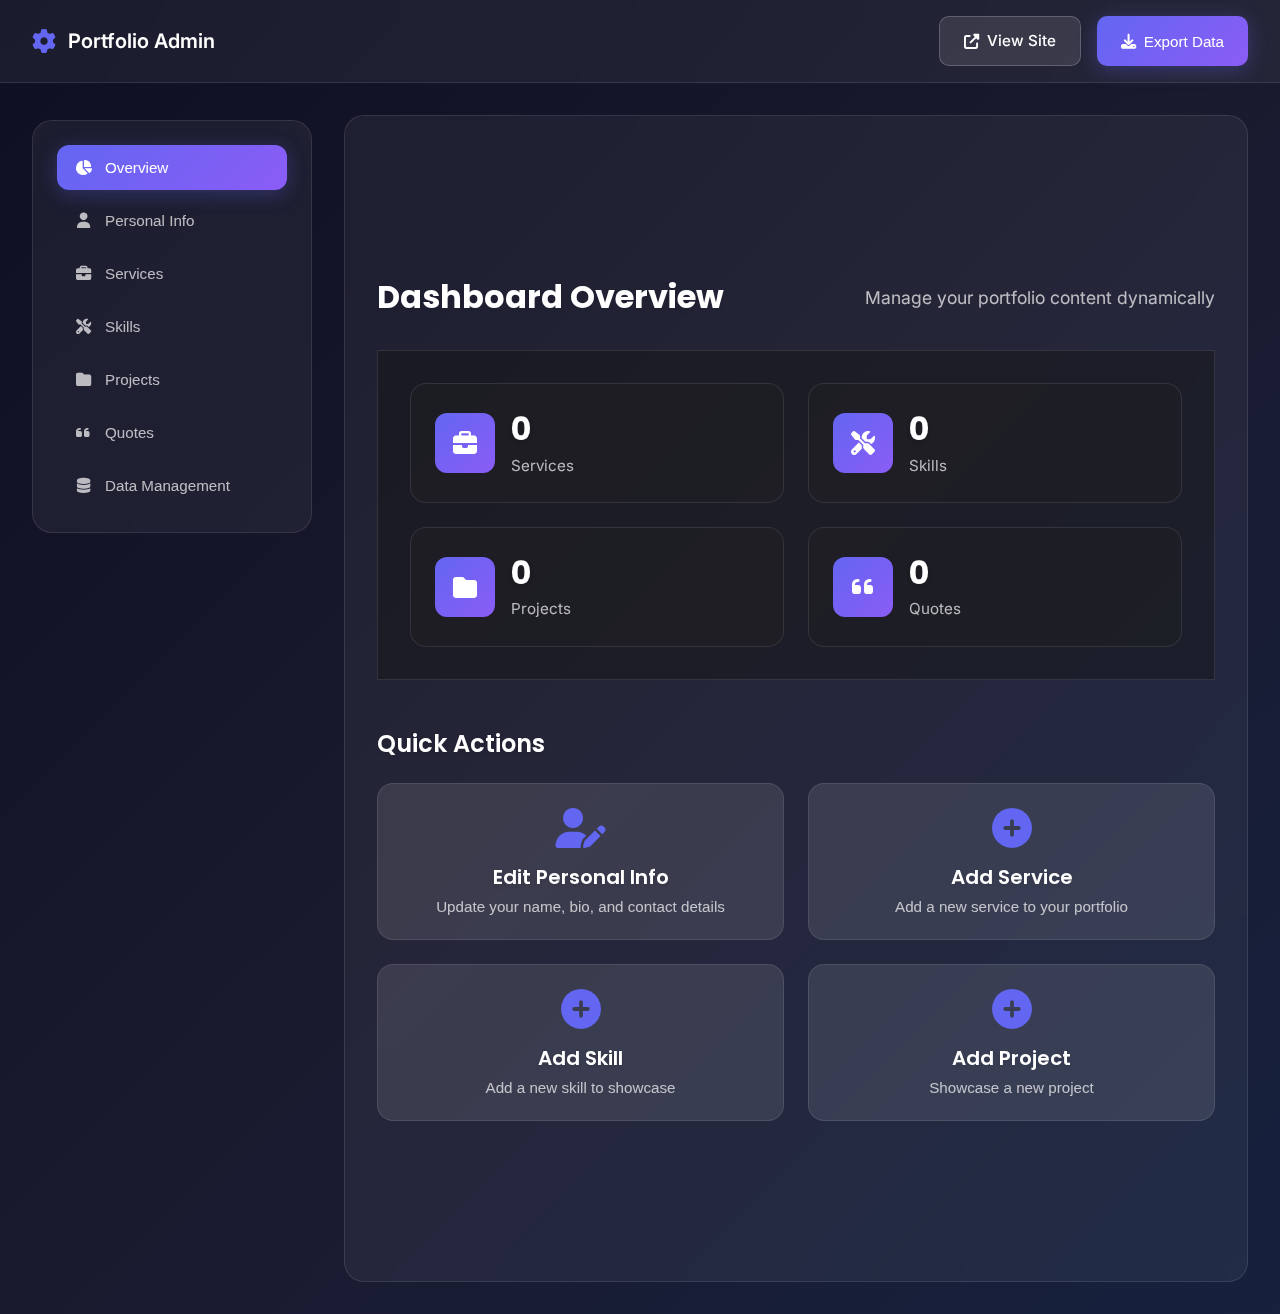
<file: admin.html>
<!DOCTYPE html>
<html lang="en">
<head>
    <meta charset="UTF-8">
    <meta name="viewport" content="width=device-width, initial-scale=1.0">
    <title>Portfolio Admin Dashboard</title>
    <link rel="stylesheet" href="styles.css">
    <link rel="stylesheet" href="assets/css/admin.css">
    <link rel="stylesheet" href="https://cdnjs.cloudflare.com/ajax/libs/font-awesome/6.4.0/css/all.min.css">
    <link href="https://fonts.googleapis.com/css2?family=Inter:wght@300;400;500;600;700;800&family=JetBrains+Mono:wght@300;400;500;600;700&family=Poppins:wght@300;400;500;600;700;800&display=swap" rel="stylesheet">
</head>
<body class="admin-body">
    <!-- Admin Navigation -->
    <nav class="admin-nav">
        <div class="admin-nav-container">
            <div class="admin-logo">
                <i class="fas fa-cog"></i>
                <span>Portfolio Admin</span>
            </div>
            <div class="admin-nav-actions">
                <a href="index.html" class="btn-admin secondary" target="_blank">
                    <i class="fas fa-external-link-alt"></i>
                    <span>View Site</span>
                </a>
                <button class="btn-admin primary" onclick="exportData()">
                    <i class="fas fa-download"></i>
                    <span>Export Data</span>
                </button>
            </div>
        </div>
    </nav>

    <!-- Admin Dashboard -->
    <div class="admin-container">
        <!-- Sidebar -->
        <aside class="admin-sidebar">
            <div class="sidebar-menu">
                <button class="sidebar-item active" data-section="overview">
                    <i class="fas fa-chart-pie"></i>
                    <span>Overview</span>
                </button>
                <button class="sidebar-item" data-section="personal-info">
                    <i class="fas fa-user"></i>
                    <span>Personal Info</span>
                </button>
                <button class="sidebar-item" data-section="services">
                    <i class="fas fa-briefcase"></i>
                    <span>Services</span>
                </button>
                <button class="sidebar-item" data-section="skills">
                    <i class="fas fa-tools"></i>
                    <span>Skills</span>
                </button>
                <button class="sidebar-item" data-section="projects">
                    <i class="fas fa-folder"></i>
                    <span>Projects</span>
                </button>
                <button class="sidebar-item" data-section="quotes">
                    <i class="fas fa-quote-left"></i>
                    <span>Quotes</span>
                </button>
                <button class="sidebar-item" data-section="data-management">
                    <i class="fas fa-database"></i>
                    <span>Data Management</span>
                </button>
            </div>
        </aside>

        <!-- Main Content -->
        <main class="admin-main">
            <!-- Overview Section -->
            <section id="overview" class="admin-section active">
                <div class="section-header">
                    <h1>Dashboard Overview</h1>
                    <p>Manage your portfolio content dynamically</p>
                </div>
                
                <div class="stats-grid">
                    <div class="stat-card">
                        <div class="stat-icon">
                            <i class="fas fa-briefcase"></i>
                        </div>
                        <div class="stat-content">
                            <h3 id="services-count">0</h3>
                            <p>Services</p>
                        </div>
                    </div>
                    <div class="stat-card">
                        <div class="stat-icon">
                            <i class="fas fa-tools"></i>
                        </div>
                        <div class="stat-content">
                            <h3 id="skills-count">0</h3>
                            <p>Skills</p>
                        </div>
                    </div>
                    <div class="stat-card">
                        <div class="stat-icon">
                            <i class="fas fa-folder"></i>
                        </div>
                        <div class="stat-content">
                            <h3 id="projects-count">0</h3>
                            <p>Projects</p>
                        </div>
                    </div>
                    <div class="stat-card">
                        <div class="stat-icon">
                            <i class="fas fa-quote-left"></i>
                        </div>
                        <div class="stat-content">
                            <h3 id="quotes-count">0</h3>
                            <p>Quotes</p>
                        </div>
                    </div>
                </div>

                <div class="quick-actions">
                    <h2>Quick Actions</h2>
                    <div class="actions-grid">
                        <button class="action-card" onclick="openPersonalInfoModal()">
                            <i class="fas fa-user-edit"></i>
                            <h3>Edit Personal Info</h3>
                            <p>Update your name, bio, and contact details</p>
                        </button>
                        <button class="action-card" onclick="openServiceModal()">
                            <i class="fas fa-plus-circle"></i>
                            <h3>Add Service</h3>
                            <p>Add a new service to your portfolio</p>
                        </button>
                        <button class="action-card" onclick="openSkillModal()">
                            <i class="fas fa-plus-circle"></i>
                            <h3>Add Skill</h3>
                            <p>Add a new skill to showcase</p>
                        </button>
                        <button class="action-card" onclick="openProjectModal()">
                            <i class="fas fa-plus-circle"></i>
                            <h3>Add Project</h3>
                            <p>Showcase a new project</p>
                        </button>
                    </div>
                </div>
            </section>

            <!-- Personal Info Section -->
            <section id="personal-info" class="admin-section">
                <div class="section-header">
                    <h1>Personal Information</h1>
                    <button class="btn-admin primary" onclick="openPersonalInfoModal()">
                        <i class="fas fa-edit"></i>
                        <span>Edit Info</span>
                    </button>
                </div>
                <div id="personal-info-preview" class="content-preview">
                    <!-- Personal info preview will be rendered here -->
                </div>
            </section>

            <!-- Services Section -->
            <section id="services" class="admin-section">
                <div class="section-header">
                    <h1>Services Management</h1>
                    <button class="btn-admin primary" onclick="openServiceModal()">
                        <i class="fas fa-plus"></i>
                        <span>Add Service</span>
                    </button>
                </div>
                <div id="services-list" class="content-list">
                    <!-- Services will be rendered here -->
                </div>
            </section>

            <!-- Skills Section -->
            <section id="skills" class="admin-section">
                <div class="section-header">
                    <h1>Skills Management</h1>
                    <div class="section-actions">
                        <div class="filter-group">
                            <button class="filter-btn active" data-filter="all">All</button>
                            <button class="filter-btn" data-filter="mobile">Mobile</button>
                            <button class="filter-btn" data-filter="backend">Backend</button>
                            <button class="filter-btn" data-filter="design">Design</button>
                            <button class="filter-btn" data-filter="deployment">Deployment</button>
                        </div>
                        <button class="btn-admin primary" onclick="openSkillModal()">
                            <i class="fas fa-plus"></i>
                            <span>Add Skill</span>
                        </button>
                    </div>
                </div>
                <div id="skills-list" class="content-list">
                    <!-- Skills will be rendered here -->
                </div>
            </section>

            <!-- Projects Section -->
            <section id="projects" class="admin-section">
                <div class="section-header">
                    <h1>Projects Management</h1>
                    <button class="btn-admin primary" onclick="openProjectModal()">
                        <i class="fas fa-plus"></i>
                        <span>Add Project</span>
                    </button>
                </div>
                <div id="projects-list" class="content-list">
                    <!-- Projects will be rendered here -->
                </div>
            </section>

            <!-- Quotes Section -->
            <section id="quotes" class="admin-section">
                <div class="section-header">
                    <h1>Quotes Management</h1>
                    <button class="btn-admin primary" onclick="openQuoteModal()">
                        <i class="fas fa-plus"></i>
                        <span>Add Quote</span>
                    </button>
                </div>
                <div id="quotes-list" class="content-list">
                    <!-- Quotes will be rendered here -->
                </div>
            </section>

            <!-- Data Management Section -->
            <section id="data-management" class="admin-section">
                <div class="section-header">
                    <h1>Data Management</h1>
                    <p>Import, export, and backup your portfolio data</p>
                </div>
                
                <div class="data-actions">
                    <div class="data-card">
                        <h3>Export Data</h3>
                        <p>Download all your portfolio data as a JSON file</p>
                        <button class="btn-admin primary" onclick="exportData()">
                            <i class="fas fa-download"></i>
                            <span>Export All Data</span>
                        </button>
                    </div>
                    
                    <div class="data-card">
                        <h3>Import Data</h3>
                        <p>Upload a JSON file to restore your portfolio data</p>
                        <input type="file" id="import-file" accept=".json" style="display: none;">
                        <button class="btn-admin secondary" onclick="document.getElementById('import-file').click()">
                            <i class="fas fa-upload"></i>
                            <span>Import Data</span>
                        </button>
                    </div>
                    
                    <div class="data-card">
                        <h3>Reset Data</h3>
                        <p>Clear all data and restore defaults</p>
                        <button class="btn-admin danger" onclick="resetAllData()">
                            <i class="fas fa-trash-restore"></i>
                            <span>Reset to Defaults</span>
                        </button>
                    </div>
                </div>
            </section>
        </main>
    </div>

    <!-- Include all modals from main site -->
    <!-- Personal Info Modal -->
    <div id="personal-info-modal" class="modal-overlay">
        <div class="modal-content large">
            <div class="modal-header">
                <h2>Edit Personal Information</h2>
                <button class="modal-close" onclick="closePersonalInfoModal()">
                    <i class="fas fa-times"></i>
                </button>
            </div>
            <form id="personal-info-form" class="modal-form">
                <div class="form-sections">
                    <div class="form-section">
                        <h3>Hero Section</h3>
                        <div class="form-group">
                            <label for="hero-name">Name</label>
                            <input type="text" id="hero-name" name="hero-name" required>
                        </div>
                        <div class="form-group">
                            <label for="hero-role">Role</label>
                            <input type="text" id="hero-role" name="hero-role" required>
                        </div>
                        <div class="form-group">
                            <label for="hero-description">Description</label>
                            <textarea id="hero-description" name="hero-description" rows="3" required></textarea>
                        </div>
                        <div class="form-group">
                            <label for="hero-badge">Badge Text</label>
                            <input type="text" id="hero-badge" name="hero-badge" required>
                        </div>
                    </div>

                    <div class="form-section">
                        <h3>About Section</h3>
                        <div class="form-group">
                            <label for="about-title">Title</label>
                            <input type="text" id="about-title" name="about-title" required>
                        </div>
                        <div class="form-group">
                            <label for="about-description">Description</label>
                            <textarea id="about-description" name="about-description" rows="4" required></textarea>
                        </div>
                    </div>

                    <div class="form-section">
                        <h3>Contact Information</h3>
                        <div class="form-group">
                            <label for="contact-email">Email</label>
                            <input type="email" id="contact-email" name="contact-email" required>
                        </div>
                        <div class="form-group">
                            <label for="contact-phone">Phone</label>
                            <input type="tel" id="contact-phone" name="contact-phone" required>
                        </div>
                        <div class="form-group">
                            <label for="contact-location">Location</label>
                            <input type="text" id="contact-location" name="contact-location" required>
                        </div>
                    </div>

                    <div class="form-section">
                        <h3>Social Links</h3>
                        <div class="form-group">
                            <label for="social-github">GitHub URL</label>
                            <input type="url" id="social-github" name="social-github">
                        </div>
                        <div class="form-group">
                            <label for="social-linkedin">LinkedIn URL</label>
                            <input type="url" id="social-linkedin" name="social-linkedin">
                        </div>
                        <div class="form-group">
                            <label for="social-twitter">Twitter URL</label>
                            <input type="url" id="social-twitter" name="social-twitter">
                        </div>
                        <div class="form-group">
                            <label for="social-instagram">Instagram URL</label>
                            <input type="url" id="social-instagram" name="social-instagram">
                        </div>
                    </div>

                    <div class="form-section">
                        <h3>Footer</h3>
                        <div class="form-group">
                            <label for="footer-brand">Brand Text</label>
                            <input type="text" id="footer-brand" name="footer-brand" required>
                        </div>
                        <div class="form-group">
                            <label for="footer-tagline">Tagline</label>
                            <input type="text" id="footer-tagline" name="footer-tagline" required>
                        </div>
                        <div class="form-group">
                            <label for="footer-copyright">Copyright Text</label>
                            <input type="text" id="footer-copyright" name="footer-copyright" required>
                        </div>
                    </div>
                </div>
                
                <div class="modal-actions">
                    <button type="button" class="btn-modal secondary" onclick="closePersonalInfoModal()">Cancel</button>
                    <button type="submit" class="btn-modal primary">
                        <span>Update Information</span>
                    </button>
                </div>
            </form>
        </div>
    </div>

    <!-- Service Modal -->
    <div id="service-modal" class="modal-overlay">
        <div class="modal-content">
            <div class="modal-header">
                <h2 id="service-modal-title">Add New Service</h2>
                <button class="modal-close" onclick="closeServiceModal()">
                    <i class="fas fa-times"></i>
                </button>
            </div>
            <form id="service-form" class="modal-form">
                <div class="form-group">
                    <label for="service-title">Service Title</label>
                    <input type="text" id="service-title" name="title" required>
                </div>
                <div class="form-group">
                    <label for="service-description">Description</label>
                    <textarea id="service-description" name="description" rows="3" required></textarea>
                </div>
                <div class="form-group">
                    <label for="service-icon">Icon Class (FontAwesome)</label>
                    <input type="text" id="service-icon" name="icon" placeholder="fas fa-mobile-alt" required>
                </div>
                <div class="form-group">
                    <label class="checkbox-label">
                        <input type="checkbox" id="service-featured" name="featured">
                        <span class="checkmark"></span>
                        Featured Service
                    </label>
                </div>
                <div class="modal-actions">
                    <button type="button" class="btn-modal secondary" onclick="closeServiceModal()">Cancel</button>
                    <button type="submit" class="btn-modal primary">
                        <span id="service-submit-text">Add Service</span>
                    </button>
                </div>
            </form>
        </div>
    </div>

    <!-- Skill Modal -->
    <div id="skill-modal" class="modal-overlay">
        <div class="modal-content">
            <div class="modal-header">
                <h2 id="modal-title">Add New Skill</h2>
                <button class="modal-close" onclick="closeSkillModal()">
                    <i class="fas fa-times"></i>
                </button>
            </div>
            <form id="skill-form" class="modal-form">
                <div class="form-group">
                    <label for="skill-name">Skill Name</label>
                    <input type="text" id="skill-name" name="name" required>
                </div>
                <div class="form-group">
                    <label for="skill-description">Description</label>
                    <textarea id="skill-description" name="description" rows="3" required></textarea>
                </div>
                <div class="form-group">
                    <label for="skill-category">Category</label>
                    <select id="skill-category" name="category" required>
                        <option value="mobile">Mobile</option>
                        <option value="backend">Backend</option>
                        <option value="design">Design</option>
                        <option value="deployment">Deployment</option>
                    </select>
                </div>
                <div class="form-group">
                    <label for="skill-level">Skill Level</label>
                    <select id="skill-level" name="level" required>
                        <option value="beginner">Beginner</option>
                        <option value="intermediate">Intermediate</option>
                        <option value="advanced">Advanced</option>
                        <option value="expert">Expert</option>
                    </select>
                </div>
                <div class="form-group">
                    <label for="skill-icon">Icon Class (FontAwesome)</label>
                    <input type="text" id="skill-icon" name="icon" placeholder="fas fa-mobile-alt" required>
                </div>
                <div class="modal-actions">
                    <button type="button" class="btn-modal secondary" onclick="closeSkillModal()">Cancel</button>
                    <button type="submit" class="btn-modal primary">
                        <span id="submit-text">Add Skill</span>
                    </button>
                </div>
            </form>
        </div>
    </div>

    <!-- Project Modal -->
    <div id="project-modal" class="modal-overlay">
        <div class="modal-content">
            <div class="modal-header">
                <h2 id="modal-title">Add New Project</h2>
                <button class="modal-close" onclick="closeProjectModal()">
                    <i class="fas fa-times"></i>
                </button>
            </div>
            <form id="project-form" class="modal-form">
                <div class="form-group">
                    <label for="project-title">Project Title</label>
                    <input type="text" id="project-title" name="title" required>
                </div>
                <div class="form-group">
                    <label for="project-description">Description</label>
                    <textarea id="project-description" name="description" rows="3" required></textarea>
                </div>
                <div class="form-group">
                    <label for="project-technologies">Technologies (comma-separated)</label>
                    <input type="text" id="project-technologies" name="technologies" placeholder="React, Node.js, MongoDB" required>
                </div>
                <div class="form-group">
                    <label for="project-demo">Demo URL</label>
                    <input type="url" id="project-demo" name="demo">
                </div>
                <div class="form-group">
                    <label for="project-code">Code URL</label>
                    <input type="url" id="project-code" name="code">
                </div>
                <div class="form-group">
                    <label for="project-image">Icon Class (FontAwesome)</label>
                    <input type="text" id="project-image" name="image" placeholder="fas fa-mobile-alt" required>
                </div>
                <div class="modal-actions">
                    <button type="button" class="btn-modal secondary" onclick="closeProjectModal()">Cancel</button>
                    <button type="submit" class="btn-modal primary">
                        <span id="submit-text">Add Project</span>
                    </button>
                </div>
            </form>
        </div>
    </div>

    <!-- Quote Modal -->
    <div id="quote-modal" class="modal-overlay">
        <div class="modal-content">
            <div class="modal-header">
                <h2 id="quote-modal-title">Add New Quote</h2>
                <button class="modal-close" onclick="closeQuoteModal()">
                    <i class="fas fa-times"></i>
                </button>
            </div>
            <form id="quote-form" class="modal-form">
                <div class="form-group">
                    <label for="quote-text">Quote Text</label>
                    <textarea id="quote-text" name="text" rows="3" required></textarea>
                </div>
                <div class="form-group">
                    <label for="quote-author">Author</label>
                    <input type="text" id="quote-author" name="author" required>
                </div>
                <div class="modal-actions">
                    <button type="button" class="btn-modal secondary" onclick="closeQuoteModal()">Cancel</button>
                    <button type="submit" class="btn-modal primary">
                        <span id="quote-submit-text">Add Quote</span>
                    </button>
                </div>
            </form>
        </div>
    </div>

    <!-- Scripts -->
    <script src="assets/js/personal-info.js"></script>
    <script src="assets/js/services.js"></script>
    <script src="assets/js/skills.js"></script>
    <script src="assets/js/projects.js"></script>
    <script src="assets/js/quotes.js"></script>
    <script src="assets/js/admin.js"></script>
</body>
</html>
</file>
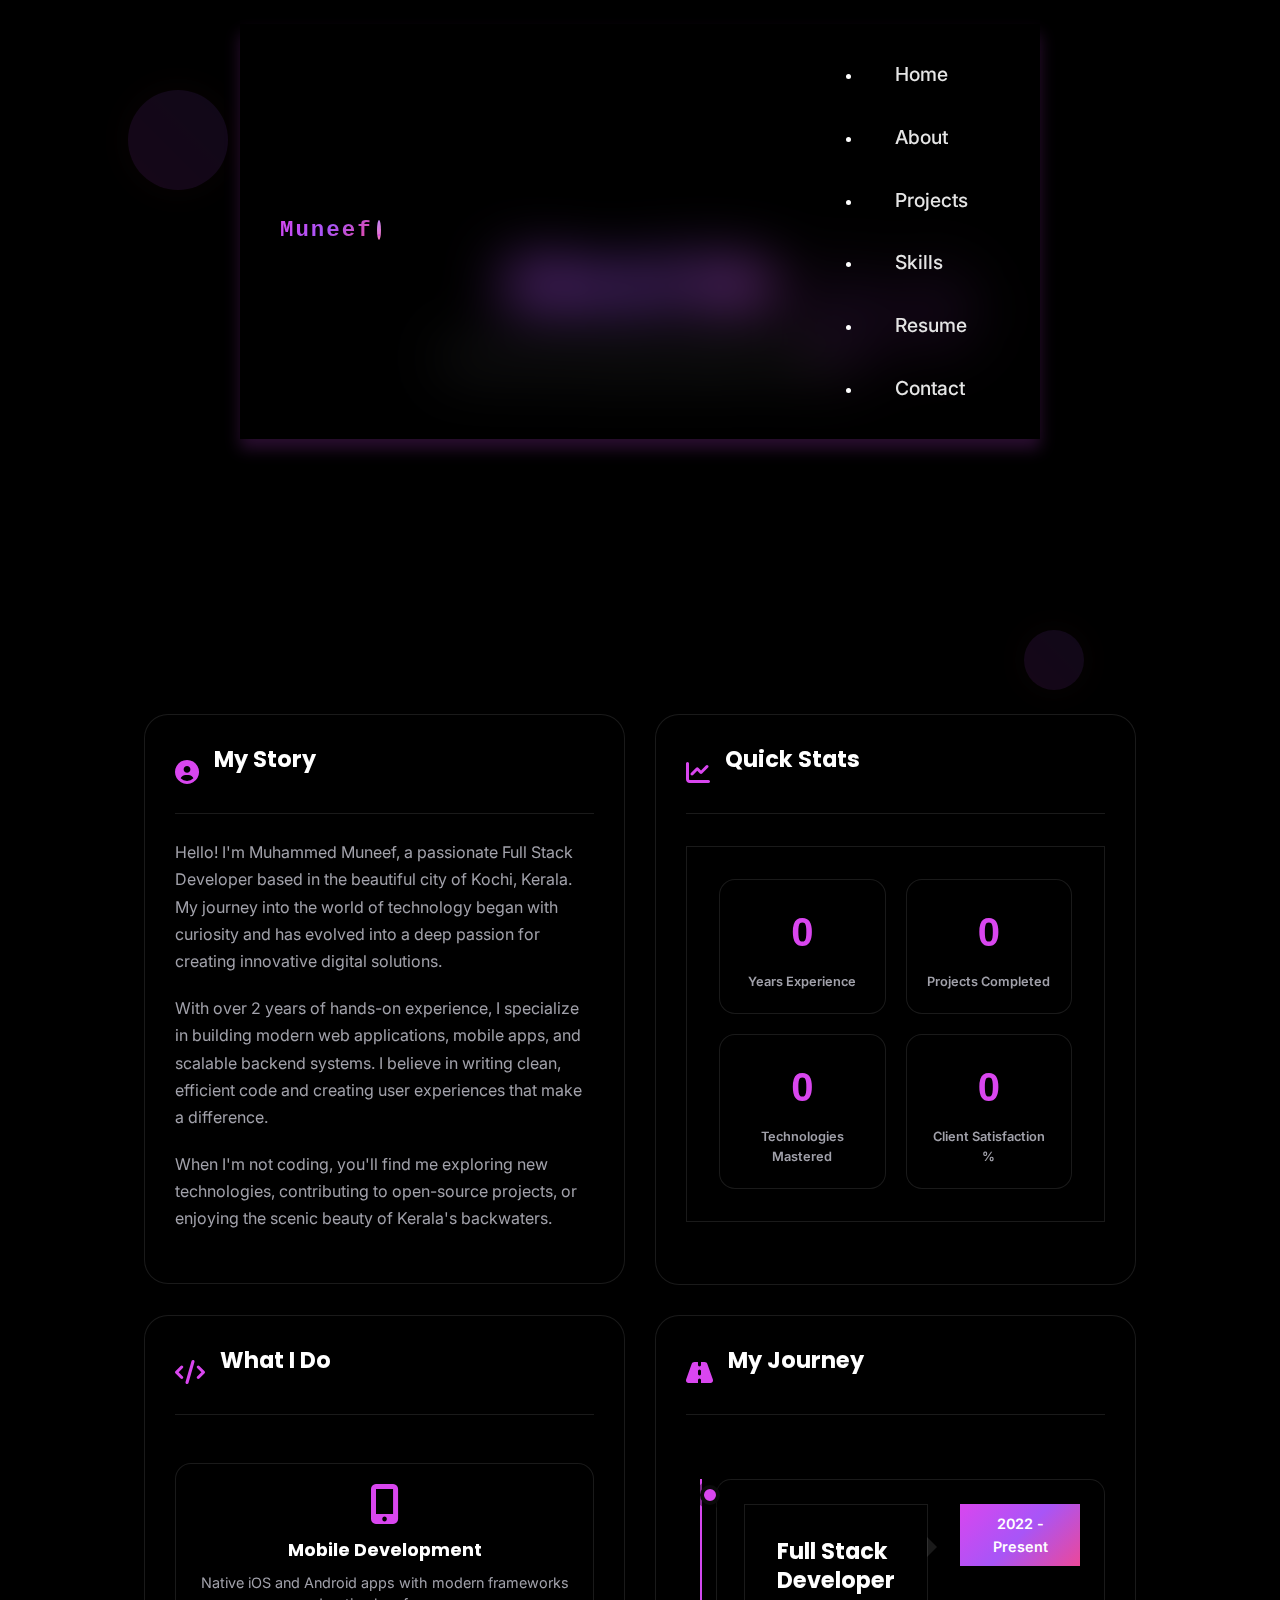
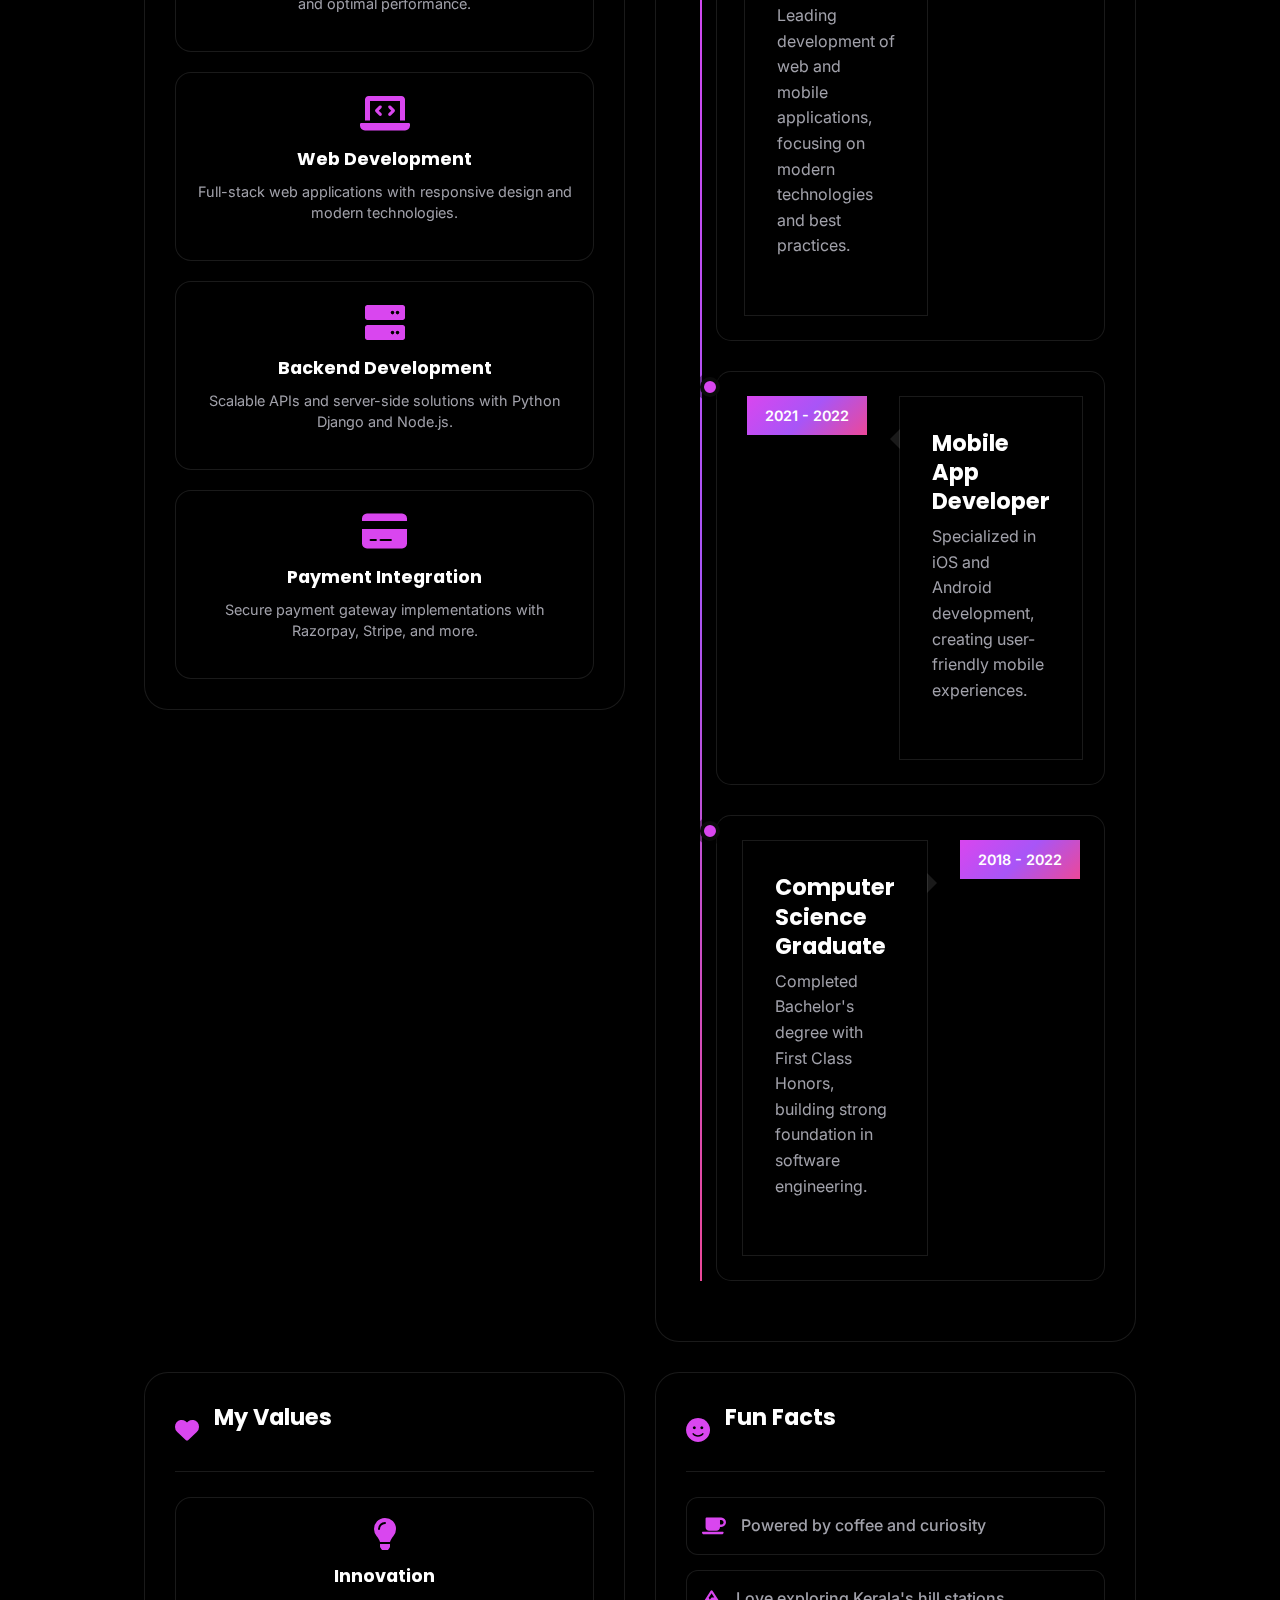
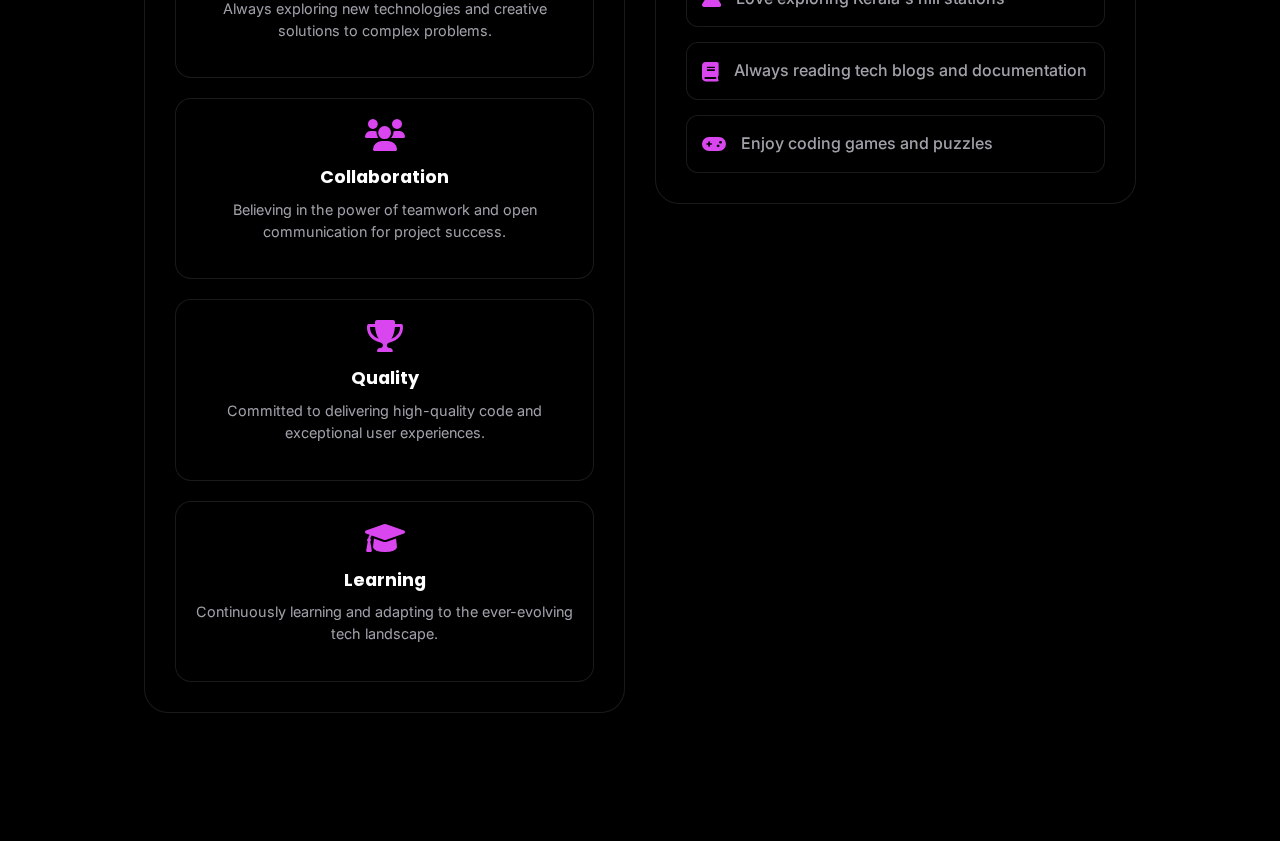
<file: pages/about.html>
<!DOCTYPE html>
<html lang="en">
<head>
    <meta charset="UTF-8">
    <meta name="viewport" content="width=device-width, initial-scale=1.0">
    <title>About - Muhammed Muneef</title>
    <link rel="stylesheet" href="../styles.css">
    <link rel="stylesheet" href="../assets/css/pages.css">
    <link href="https://fonts.googleapis.com/css2?family=Inter:wght@300;400;500;600;700;800&family=JetBrains+Mono:wght@400;500;600&family=Poppins:wght@300;400;500;600;700&display=swap" rel="stylesheet">
    <link rel="stylesheet" href="https://cdnjs.cloudflare.com/ajax/libs/font-awesome/6.0.0/css/all.min.css">
</head>
<body>
    <!-- Navigation -->
    <nav class="glass-nav">
        <div class="nav-container">
            <a href="../index.html" class="nav-logo">
                <span class="logo-text">Muneef</span>
                <span class="logo-dot">.</span>
            </a>
            
            <ul class="nav-menu">
                <li><a href="../index.html" class="nav-link">Home</a></li>
                <li><a href="../pages/about.html" class="nav-link active">About</a></li>
                <li><a href="../pages/projects.html" class="nav-link">Projects</a></li>
                <li><a href="../pages/skills.html" class="nav-link">Skills</a></li>
                <li><a href="../pages/resume.html" class="nav-link">Resume</a></li>
                <li><a href="../pages/contact.html" class="nav-link">Contact</a></li>
            </ul>
            
            <div class="nav-toggle">
                <span></span>
                <span></span>
                <span></span>
            </div>
        </div>
    </nav>

    <!-- About Page -->
    <main class="page-main">
        <div class="container">
            <!-- Page Header -->
            <section class="page-header">
                <div class="header-content">
                    <h1 class="page-title">About Me</h1>
                    <p class="page-subtitle">Get to know the person behind the code</p>
                </div>
            </section>

            <!-- About Content -->
            <section class="about-content">
                <div class="about-grid">
                    <!-- Personal Story -->
                    <div class="about-card curved-border">
                        <div class="card-header">
                            <i class="fas fa-user-circle"></i>
                            <h2>My Story</h2>
                        </div>
                        <div class="card-content">
                            <p>Hello! I'm Muhammed Muneef, a passionate Full Stack Developer based in the beautiful city of Kochi, Kerala. My journey into the world of technology began with curiosity and has evolved into a deep passion for creating innovative digital solutions.</p>
                            
                            <p>With over 2 years of hands-on experience, I specialize in building modern web applications, mobile apps, and scalable backend systems. I believe in writing clean, efficient code and creating user experiences that make a difference.</p>
                            
                            <p>When I'm not coding, you'll find me exploring new technologies, contributing to open-source projects, or enjoying the scenic beauty of Kerala's backwaters.</p>
                        </div>
                    </div>

                    <!-- Stats -->
                    <div class="stats-card curved-border">
                        <div class="card-header">
                            <i class="fas fa-chart-line"></i>
                            <h2>Quick Stats</h2>
                        </div>
                        <div class="stats-grid">
                            <div class="stat-item">
                                <div class="stat-number" data-count="2">0</div>
                                <div class="stat-label">Years Experience</div>
                            </div>
                            <div class="stat-item">
                                <div class="stat-number" data-count="15">0</div>
                                <div class="stat-label">Projects Completed</div>
                            </div>
                            <div class="stat-item">
                                <div class="stat-number" data-count="8">0</div>
                                <div class="stat-label">Technologies Mastered</div>
                            </div>
                            <div class="stat-item">
                                <div class="stat-number" data-count="100">0</div>
                                <div class="stat-label">Client Satisfaction %</div>
                            </div>
                        </div>
                    </div>

                    <!-- What I Do -->
                    <div class="services-card curved-border">
                        <div class="card-header">
                            <i class="fas fa-code"></i>
                            <h2>What I Do</h2>
                        </div>
                        <div class="services-grid">
                            <div class="service-item">
                                <i class="fas fa-mobile-alt"></i>
                                <h3>Mobile Development</h3>
                                <p>Native iOS and Android apps with modern frameworks and optimal performance.</p>
                            </div>
                            <div class="service-item">
                                <i class="fas fa-laptop-code"></i>
                                <h3>Web Development</h3>
                                <p>Full-stack web applications with responsive design and modern technologies.</p>
                            </div>
                            <div class="service-item">
                                <i class="fas fa-server"></i>
                                <h3>Backend Development</h3>
                                <p>Scalable APIs and server-side solutions with Python Django and Node.js.</p>
                            </div>
                            <div class="service-item">
                                <i class="fas fa-credit-card"></i>
                                <h3>Payment Integration</h3>
                                <p>Secure payment gateway implementations with Razorpay, Stripe, and more.</p>
                            </div>
                        </div>
                    </div>

                    <!-- Journey Timeline -->
                    <div class="timeline-card curved-border">
                        <div class="card-header">
                            <i class="fas fa-road"></i>
                            <h2>My Journey</h2>
                        </div>
                        <div class="timeline">
                            <div class="timeline-item">
                                <div class="timeline-date">2022 - Present</div>
                                <div class="timeline-content">
                                    <h3>Full Stack Developer</h3>
                                    <p>Leading development of web and mobile applications, focusing on modern technologies and best practices.</p>
                                </div>
                            </div>
                            <div class="timeline-item">
                                <div class="timeline-date">2021 - 2022</div>
                                <div class="timeline-content">
                                    <h3>Mobile App Developer</h3>
                                    <p>Specialized in iOS and Android development, creating user-friendly mobile experiences.</p>
                                </div>
                            </div>
                            <div class="timeline-item">
                                <div class="timeline-date">2018 - 2022</div>
                                <div class="timeline-content">
                                    <h3>Computer Science Graduate</h3>
                                    <p>Completed Bachelor's degree with First Class Honors, building strong foundation in software engineering.</p>
                                </div>
                            </div>
                        </div>
                    </div>

                    <!-- Values & Approach -->
                    <div class="values-card curved-border">
                        <div class="card-header">
                            <i class="fas fa-heart"></i>
                            <h2>My Values</h2>
                        </div>
                        <div class="values-grid">
                            <div class="value-item">
                                <i class="fas fa-lightbulb"></i>
                                <h3>Innovation</h3>
                                <p>Always exploring new technologies and creative solutions to complex problems.</p>
                            </div>
                            <div class="value-item">
                                <i class="fas fa-users"></i>
                                <h3>Collaboration</h3>
                                <p>Believing in the power of teamwork and open communication for project success.</p>
                            </div>
                            <div class="value-item">
                                <i class="fas fa-trophy"></i>
                                <h3>Quality</h3>
                                <p>Committed to delivering high-quality code and exceptional user experiences.</p>
                            </div>
                            <div class="value-item">
                                <i class="fas fa-graduation-cap"></i>
                                <h3>Learning</h3>
                                <p>Continuously learning and adapting to the ever-evolving tech landscape.</p>
                            </div>
                        </div>
                    </div>

                    <!-- Fun Facts -->
                    <div class="fun-facts-card curved-border">
                        <div class="card-header">
                            <i class="fas fa-smile"></i>
                            <h2>Fun Facts</h2>
                        </div>
                        <div class="fun-facts-list">
                            <div class="fun-fact">
                                <i class="fas fa-coffee"></i>
                                <span>Powered by coffee and curiosity</span>
                            </div>
                            <div class="fun-fact">
                                <i class="fas fa-mountain"></i>
                                <span>Love exploring Kerala's hill stations</span>
                            </div>
                            <div class="fun-fact">
                                <i class="fas fa-book"></i>
                                <span>Always reading tech blogs and documentation</span>
                            </div>
                            <div class="fun-fact">
                                <i class="fas fa-gamepad"></i>
                                <span>Enjoy coding games and puzzles</span>
                            </div>
                        </div>
                    </div>
                </div>
            </section>
        </div>
    </main>

    <!-- Background Elements -->
    <div class="background-elements">
        <div class="shape shape-1"></div>
        <div class="shape shape-2"></div>
        <div class="shape shape-3"></div>
        <div class="shape shape-4"></div>
    </div>

    <script src="../script.js"></script>
    <script>
        // Animate counters when about section is visible
        const animateCounters = () => {
            const counters = document.querySelectorAll('.stat-number');
            counters.forEach(counter => {
                const target = parseInt(counter.getAttribute('data-count'));
                const count = parseInt(counter.innerText);
                const increment = target / 100;
                
                if (count < target) {
                    counter.innerText = Math.ceil(count + increment);
                    setTimeout(animateCounters, 20);
                } else {
                    counter.innerText = target;
                }
            });
        };

        // Trigger counter animation when stats are visible
        const statsCard = document.querySelector('.stats-card');
        if (statsCard) {
            const observer = new IntersectionObserver((entries) => {
                entries.forEach(entry => {
                    if (entry.isIntersecting) {
                        animateCounters();
                        observer.unobserve(entry.target);
                    }
                });
            }, { threshold: 0.5 });
            
            observer.observe(statsCard);
        }
    </script>
</body>
</html>
</file>
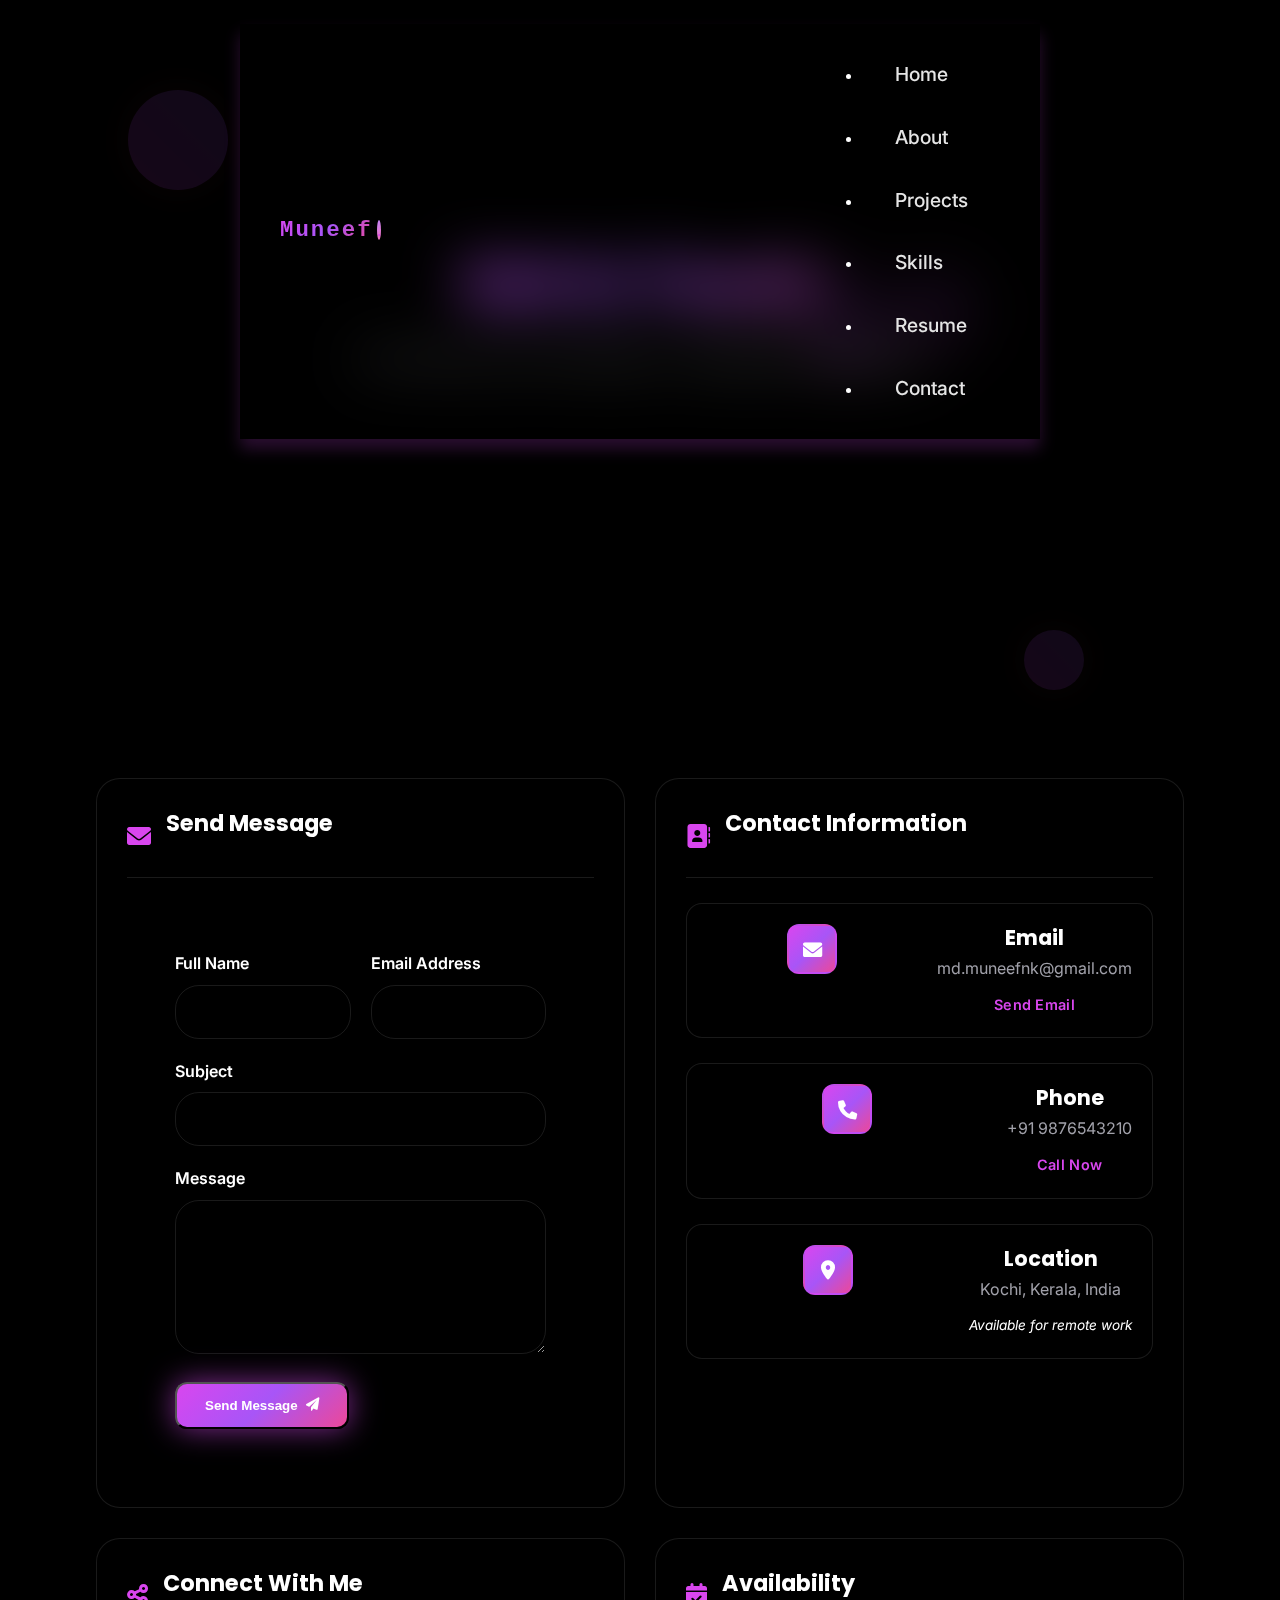
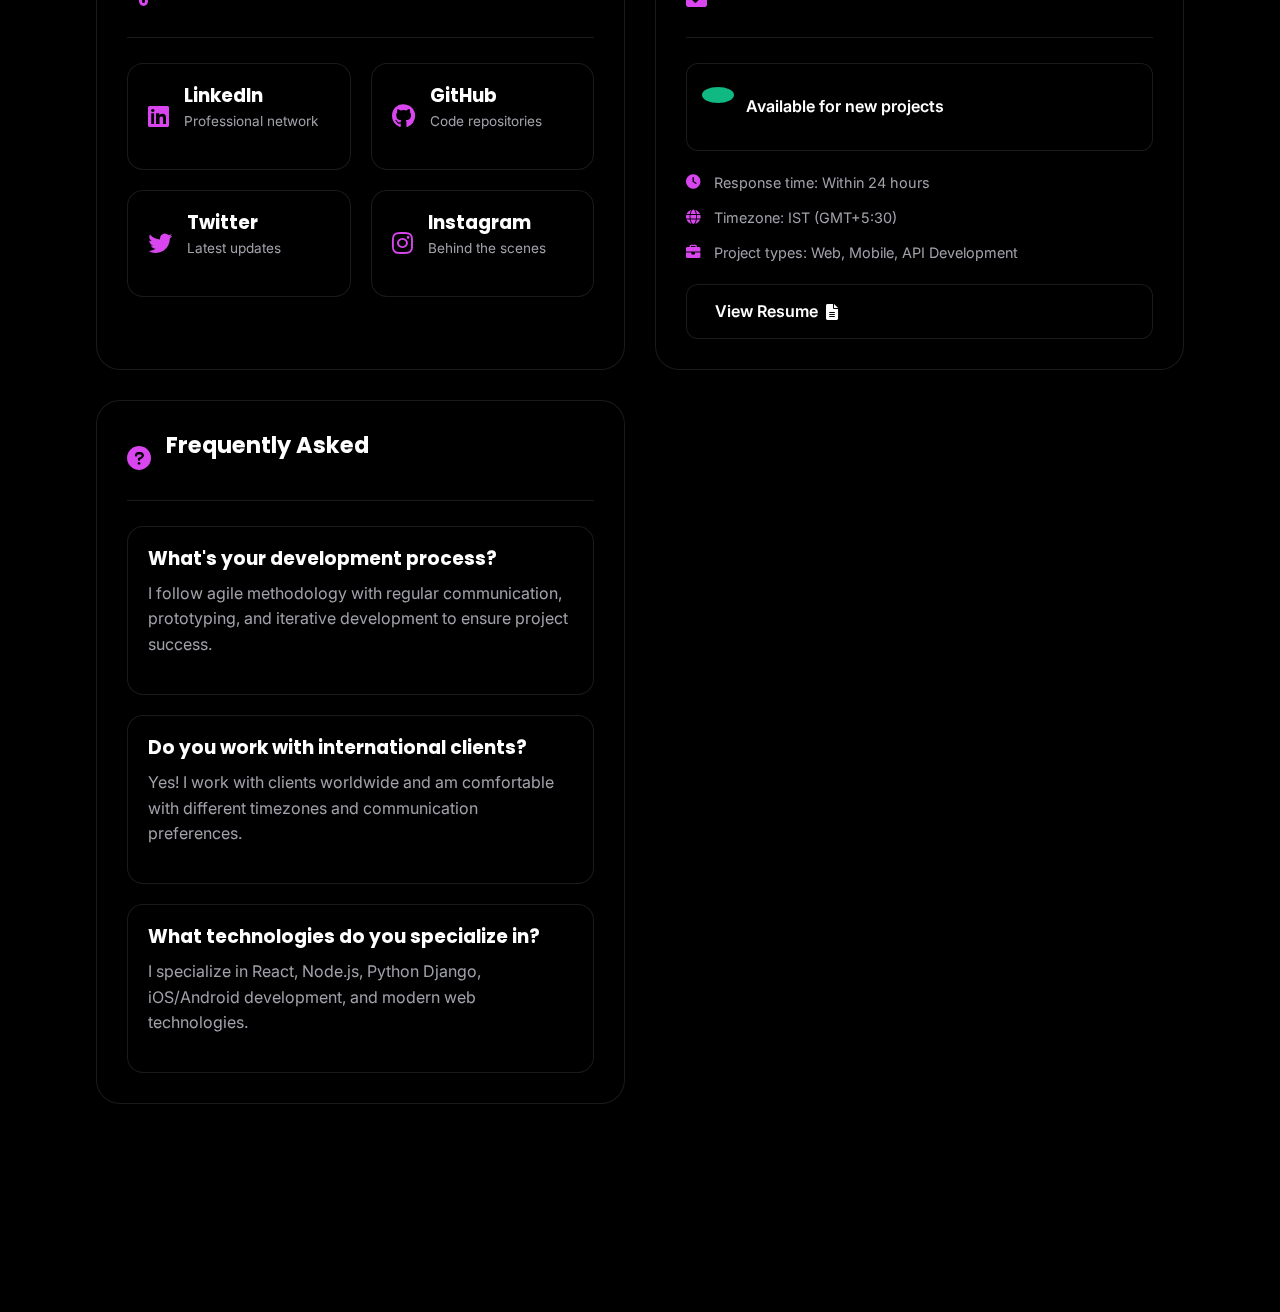
<file: pages/contact.html>
<!DOCTYPE html>
<html lang="en">
<head>
    <meta charset="UTF-8">
    <meta name="viewport" content="width=device-width, initial-scale=1.0">
    <title>Contact - Muhammed Muneef</title>
    <link rel="stylesheet" href="../styles.css">
    <link rel="stylesheet" href="../assets/css/pages.css">
    <link href="https://fonts.googleapis.com/css2?family=Inter:wght@300;400;500;600;700;800&family=JetBrains+Mono:wght@400;500;600&family=Poppins:wght@300;400;500;600;700&display=swap" rel="stylesheet">
    <link rel="stylesheet" href="https://cdnjs.cloudflare.com/ajax/libs/font-awesome/6.0.0/css/all.min.css">
</head>
<body>
    <!-- Navigation -->
    <nav class="glass-nav">
        <div class="nav-container">
            <a href="../index.html" class="nav-logo">
                <span class="logo-text">Muneef</span>
                <span class="logo-dot">.</span>
            </a>
            
            <ul class="nav-menu">
                <li><a href="../index.html" class="nav-link">Home</a></li>
                <li><a href="../pages/about.html" class="nav-link">About</a></li>
                <li><a href="../pages/projects.html" class="nav-link">Projects</a></li>
                <li><a href="../pages/skills.html" class="nav-link">Skills</a></li>
                <li><a href="../pages/resume.html" class="nav-link">Resume</a></li>
                <li><a href="../pages/contact.html" class="nav-link active">Contact</a></li>
            </ul>
            
            <div class="nav-toggle">
                <span></span>
                <span></span>
                <span></span>
            </div>
        </div>
    </nav>

    <!-- Contact Page -->
    <main class="page-main">
        <div class="container">
            <!-- Page Header -->
            <section class="page-header">
                <div class="header-content">
                    <h1 class="page-title">Get In Touch</h1>
                    <p class="page-subtitle">Let's discuss your next project or collaboration opportunity</p>
                </div>
            </section>

            <!-- Contact Content -->
            <section class="contact-content">
                <div class="contact-grid">
                    <!-- Contact Form -->
                    <div class="contact-form-card curved-border">
                        <div class="card-header">
                            <i class="fas fa-envelope"></i>
                            <h2>Send Message</h2>
                        </div>
                        <form class="contact-form" id="contact-form">
                            <div class="form-row">
                                <div class="form-group">
                                    <label for="name">Full Name</label>
                                    <input type="text" id="name" name="name" class="form-input curved-border" required>
                                </div>
                                <div class="form-group">
                                    <label for="email">Email Address</label>
                                    <input type="email" id="email" name="email" class="form-input curved-border" required>
                                </div>
                            </div>
                            
                            <div class="form-group">
                                <label for="subject">Subject</label>
                                <input type="text" id="subject" name="subject" class="form-input curved-border" required>
                            </div>
                            
                            <div class="form-group">
                                <label for="message">Message</label>
                                <textarea id="message" name="message" class="form-textarea curved-border" rows="6" required></textarea>
                            </div>
                            
                            <button type="submit" class="btn-primary">
                                <span>Send Message</span>
                                <i class="fas fa-paper-plane"></i>
                            </button>
                        </form>
                    </div>

                    <!-- Contact Info -->
                    <div class="contact-info-card curved-border">
                        <div class="card-header">
                            <i class="fas fa-address-book"></i>
                            <h2>Contact Information</h2>
                        </div>
                        <div class="contact-info-list">
                            <div class="contact-info-item">
                                <div class="contact-icon">
                                    <i class="fas fa-envelope"></i>
                                </div>
                                <div class="contact-details">
                                    <h3>Email</h3>
                                    <p>md.muneefnk@gmail.com</p>
                                    <a href="mailto:md.muneefnk@gmail.com" class="contact-link">Send Email</a>
                                </div>
                            </div>
                            
                            <div class="contact-info-item">
                                <div class="contact-icon">
                                    <i class="fas fa-phone"></i>
                                </div>
                                <div class="contact-details">
                                    <h3>Phone</h3>
                                    <p>+91 9876543210</p>
                                    <a href="tel:+919876543210" class="contact-link">Call Now</a>
                                </div>
                            </div>
                            
                            <div class="contact-info-item">
                                <div class="contact-icon">
                                    <i class="fas fa-map-marker-alt"></i>
                                </div>
                                <div class="contact-details">
                                    <h3>Location</h3>
                                    <p>Kochi, Kerala, India</p>
                                    <span class="contact-note">Available for remote work</span>
                                </div>
                            </div>
                        </div>
                    </div>

                    <!-- Social Links -->
                    <div class="social-card curved-border">
                        <div class="card-header">
                            <i class="fas fa-share-alt"></i>
                            <h2>Connect With Me</h2>
                        </div>
                        <div class="social-links-grid">
                            <a href="https://linkedin.com/in/muneef" class="social-link-card" target="_blank" rel="noopener">
                                <i class="fab fa-linkedin"></i>
                                <div>
                                    <h3>LinkedIn</h3>
                                    <p>Professional network</p>
                                </div>
                            </a>
                            
                            <a href="https://github.com/muneef" class="social-link-card" target="_blank" rel="noopener">
                                <i class="fab fa-github"></i>
                                <div>
                                    <h3>GitHub</h3>
                                    <p>Code repositories</p>
                                </div>
                            </a>
                            
                            <a href="https://twitter.com/muneef" class="social-link-card" target="_blank" rel="noopener">
                                <i class="fab fa-twitter"></i>
                                <div>
                                    <h3>Twitter</h3>
                                    <p>Latest updates</p>
                                </div>
                            </a>
                            
                            <a href="https://instagram.com/muneef" class="social-link-card" target="_blank" rel="noopener">
                                <i class="fab fa-instagram"></i>
                                <div>
                                    <h3>Instagram</h3>
                                    <p>Behind the scenes</p>
                                </div>
                            </a>
                        </div>
                    </div>

                    <!-- Availability -->
                    <div class="availability-card curved-border">
                        <div class="card-header">
                            <i class="fas fa-calendar-check"></i>
                            <h2>Availability</h2>
                        </div>
                        <div class="availability-content">
                            <div class="availability-status">
                                <div class="status-indicator available"></div>
                                <span class="status-text">Available for new projects</span>
                            </div>
                            
                            <div class="availability-details">
                                <div class="availability-item">
                                    <i class="fas fa-clock"></i>
                                    <span>Response time: Within 24 hours</span>
                                </div>
                                <div class="availability-item">
                                    <i class="fas fa-globe"></i>
                                    <span>Timezone: IST (GMT+5:30)</span>
                                </div>
                                <div class="availability-item">
                                    <i class="fas fa-briefcase"></i>
                                    <span>Project types: Web, Mobile, API Development</span>
                                </div>
                            </div>
                            
                            <a href="../pages/resume.html" class="btn-secondary">
                                <span>View Resume</span>
                                <i class="fas fa-file-alt"></i>
                            </a>
                        </div>
                    </div>

                    <!-- FAQ -->
                    <div class="faq-card curved-border">
                        <div class="card-header">
                            <i class="fas fa-question-circle"></i>
                            <h2>Frequently Asked</h2>
                        </div>
                        <div class="faq-list">
                            <div class="faq-item">
                                <h3>What's your development process?</h3>
                                <p>I follow agile methodology with regular communication, prototyping, and iterative development to ensure project success.</p>
                            </div>
                            <div class="faq-item">
                                <h3>Do you work with international clients?</h3>
                                <p>Yes! I work with clients worldwide and am comfortable with different timezones and communication preferences.</p>
                            </div>
                            <div class="faq-item">
                                <h3>What technologies do you specialize in?</h3>
                                <p>I specialize in React, Node.js, Python Django, iOS/Android development, and modern web technologies.</p>
                            </div>
                        </div>
                    </div>
                </div>
            </section>
        </div>
    </main>

    <!-- Background Elements -->
    <div class="background-elements">
        <div class="shape shape-1"></div>
        <div class="shape shape-2"></div>
        <div class="shape shape-3"></div>
        <div class="shape shape-4"></div>
    </div>

    <script src="../script.js"></script>
    <script>
        // Enhanced contact form handling
        document.getElementById('contact-form').addEventListener('submit', function(e) {
            e.preventDefault();
            
            const formData = new FormData(this);
            const name = formData.get('name');
            const email = formData.get('email');
            const subject = formData.get('subject');
            const message = formData.get('message');
            
            const submitBtn = this.querySelector('button[type="submit"]');
            const originalText = submitBtn.innerHTML;
            
            // Show loading state
            submitBtn.innerHTML = '<span>Sending...</span><i class="fas fa-spinner fa-spin"></i>';
            submitBtn.disabled = true;
            
            // Create mailto link
            const mailtoLink = `mailto:md.muneefnk@gmail.com?subject=${encodeURIComponent(subject)}&body=${encodeURIComponent(`Name: ${name}\nEmail: ${email}\n\nMessage:\n${message}`)}`;
            
            // Simulate sending
            setTimeout(() => {
                window.location.href = mailtoLink;
                
                // Show success
                submitBtn.innerHTML = '<span>Message Sent!</span><i class="fas fa-check"></i>';
                submitBtn.style.background = 'var(--success)';
                
                // Reset form
                this.reset();
                
                // Reset button
                setTimeout(() => {
                    submitBtn.innerHTML = originalText;
                    submitBtn.disabled = false;
                    submitBtn.style.background = '';
                }, 3000);
            }, 2000);
        });
    </script>
</body>
</html>
</file>
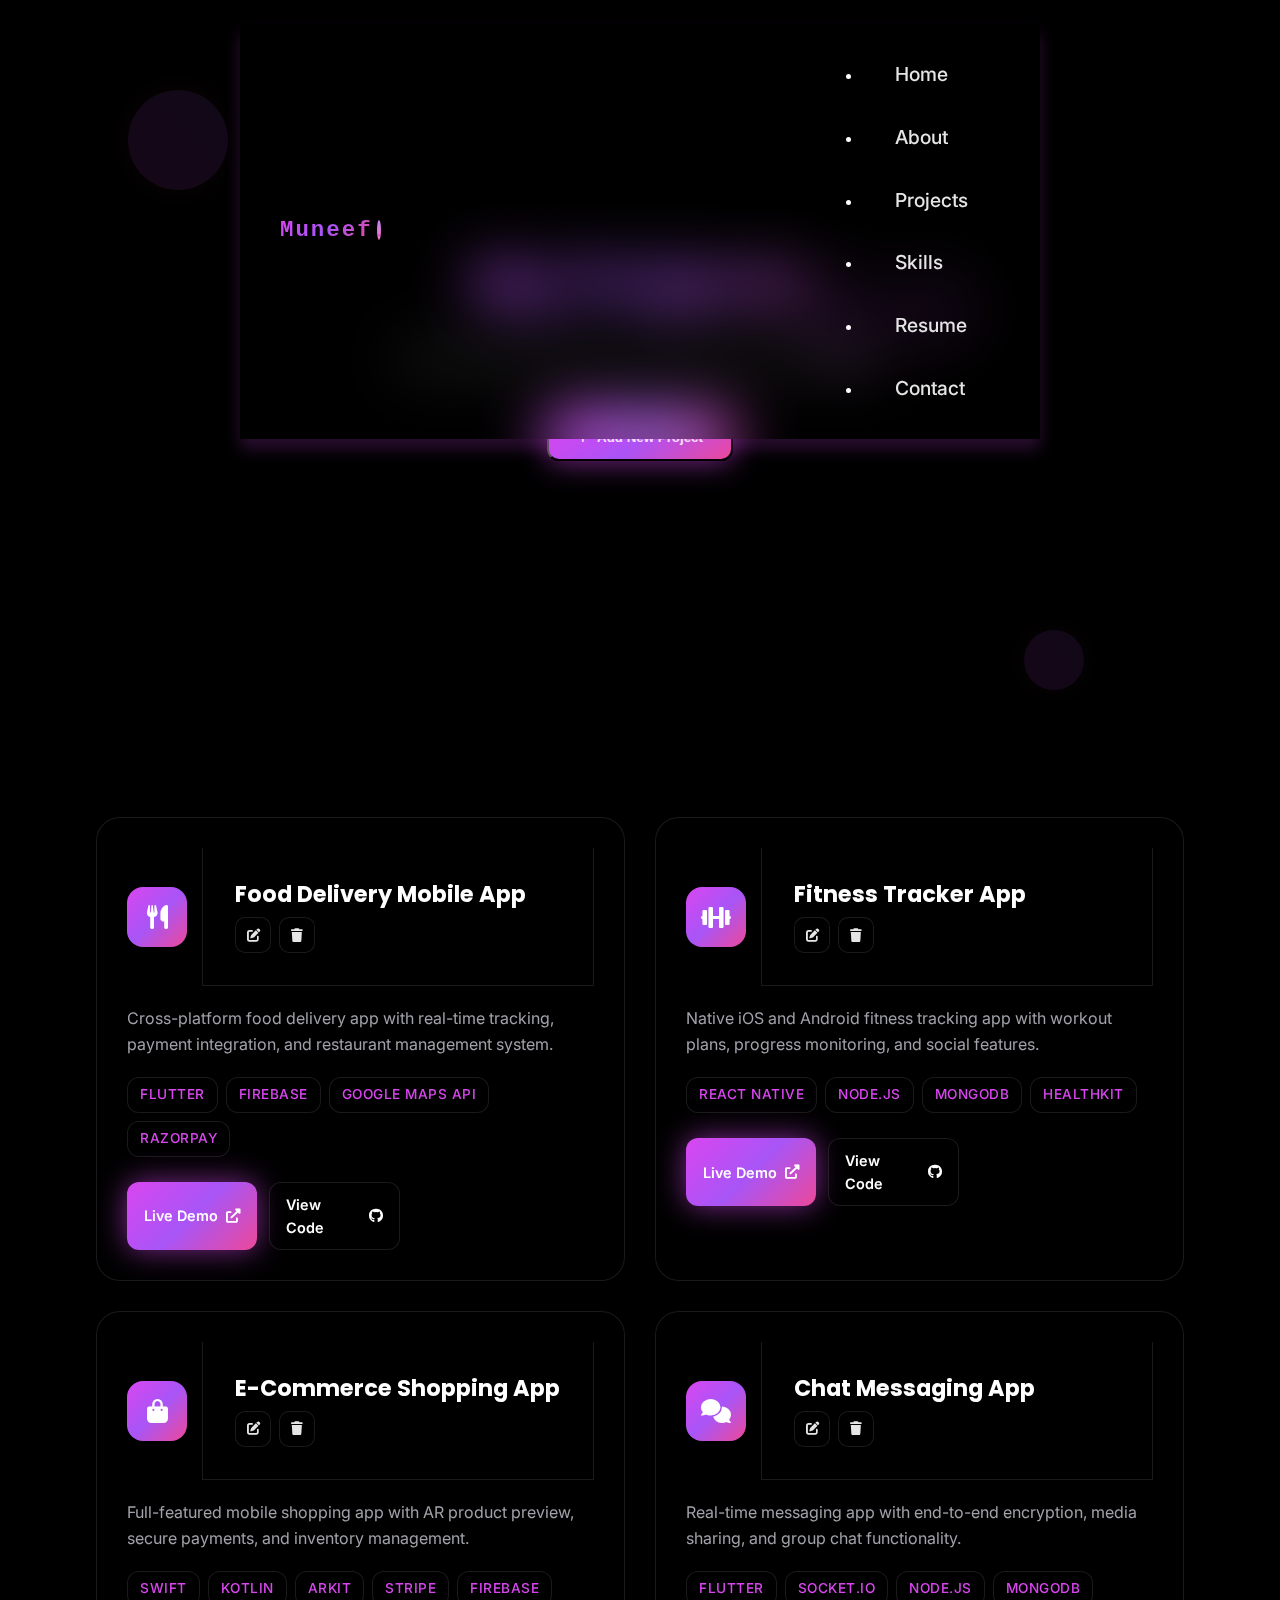
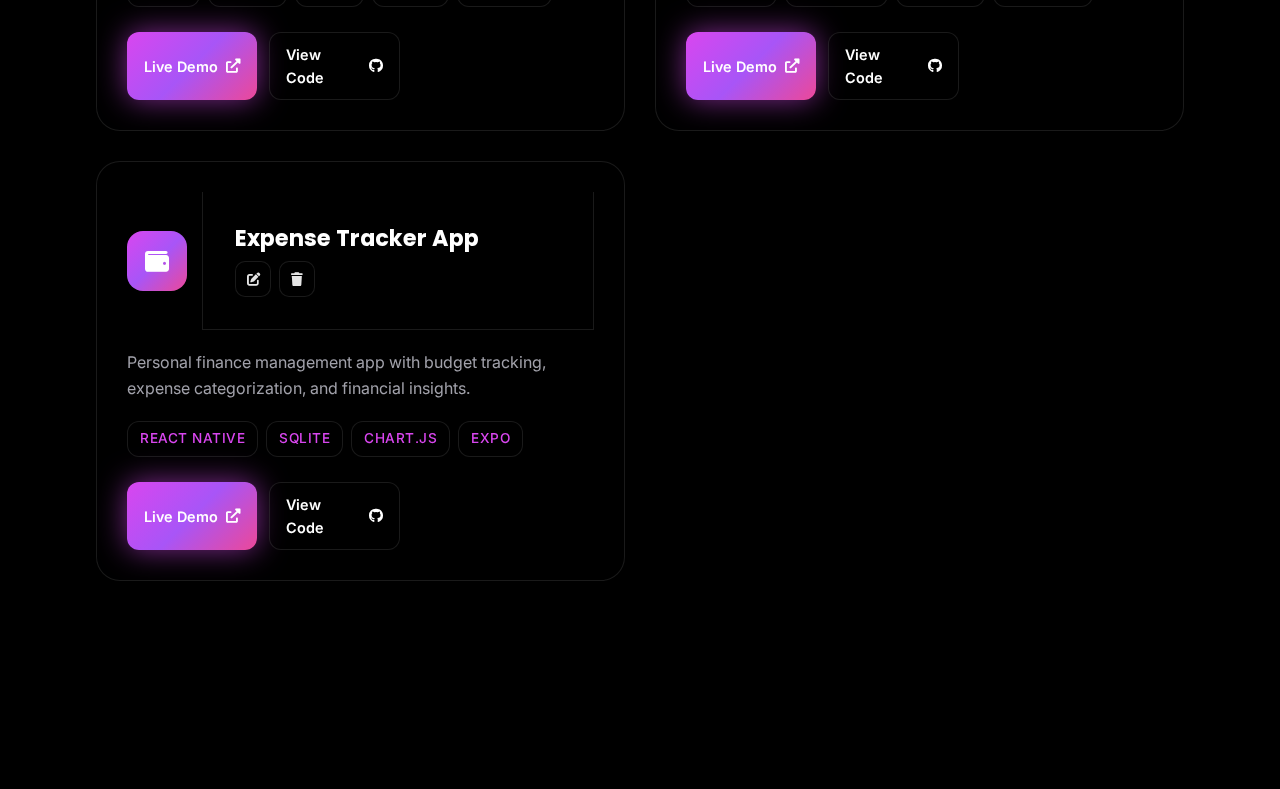
<file: pages/projects.html>
<!DOCTYPE html>
<html lang="en">
<head>
    <meta charset="UTF-8">
    <meta name="viewport" content="width=device-width, initial-scale=1.0">
    <title>Projects - Muhammed Muneef</title>
    <link rel="stylesheet" href="../styles.css">
    <link rel="stylesheet" href="../assets/css/pages.css">
    <link href="https://fonts.googleapis.com/css2?family=Inter:wght@300;400;500;600;700;800&family=JetBrains+Mono:wght@400;500;600&family=Poppins:wght@300;400;500;600;700&display=swap" rel="stylesheet">
    <link rel="stylesheet" href="https://cdnjs.cloudflare.com/ajax/libs/font-awesome/6.0.0/css/all.min.css">
</head>
<body>
    <!-- Navigation -->
    <nav class="glass-nav">
        <div class="nav-container">
            <a href="../index.html" class="nav-logo">
                <span class="logo-text">Muneef</span>
                <span class="logo-dot">.</span>
            </a>
            
            <ul class="nav-menu">
                <li><a href="../index.html" class="nav-link">Home</a></li>
                <li><a href="../pages/about.html" class="nav-link">About</a></li>
                <li><a href="../pages/projects.html" class="nav-link active">Projects</a></li>
                <li><a href="../pages/skills.html" class="nav-link">Skills</a></li>
                <li><a href="../pages/resume.html" class="nav-link">Resume</a></li>
                <li><a href="../pages/contact.html" class="nav-link">Contact</a></li>
            </ul>
            
            <div class="nav-toggle">
                <span></span>
                <span></span>
                <span></span>
            </div>
        </div>
    </nav>

    <!-- Projects Page -->
    <main class="page-main">
        <div class="container">
            <!-- Page Header -->
            <section class="page-header">
                <div class="header-content">
                    <h1 class="page-title">My Projects</h1>
                    <p class="page-subtitle">Showcasing my latest work and creative solutions</p>
                    <button class="btn-primary add-project-btn" onclick="openProjectModal()">
                        <i class="fas fa-plus"></i>
                        <span>Add New Project</span>
                    </button>
                </div>
            </section>

            <!-- Projects Grid -->
            <section class="projects-section">
                <div class="projects-grid" id="projects-grid">
                    <!-- Projects will be dynamically loaded here -->
                </div>
            </section>
        </div>
    </main>

    <!-- Project Modal -->
    <div class="modal-overlay" id="project-modal">
        <div class="modal-content curved-border">
            <div class="modal-header">
                <h2 id="modal-title">Add New Project</h2>
                <button class="modal-close" onclick="closeProjectModal()">
                    <i class="fas fa-times"></i>
                </button>
            </div>
            
            <form class="project-form" id="project-form">
                <div class="form-group">
                    <label for="project-title">Project Title</label>
                    <input type="text" id="project-title" name="title" class="form-input curved-border" required>
                </div>
                
                <div class="form-group">
                    <label for="project-description">Description</label>
                    <textarea id="project-description" name="description" class="form-textarea curved-border" rows="4" required></textarea>
                </div>
                
                <div class="form-group">
                    <label for="project-technologies">Technologies (comma separated)</label>
                    <input type="text" id="project-technologies" name="technologies" class="form-input curved-border" placeholder="React, Node.js, MongoDB" required>
                </div>
                
                <div class="form-row">
                    <div class="form-group">
                        <label for="project-demo">Demo URL</label>
                        <input type="url" id="project-demo" name="demo" class="form-input curved-border" placeholder="https://demo.example.com">
                    </div>
                    
                    <div class="form-group">
                        <label for="project-code">Code URL</label>
                        <input type="url" id="project-code" name="code" class="form-input curved-border" placeholder="https://github.com/username/repo">
                    </div>
                </div>
                
                <div class="form-group">
                    <label for="project-image">Project Icon</label>
                    <select id="project-image" name="image" class="form-select curved-border">
                        <option value="fas fa-shopping-cart">E-Commerce</option>
                        <option value="fas fa-tasks">Task Management</option>
                        <option value="fas fa-chart-line">Analytics</option>
                        <option value="fas fa-mobile-alt">Mobile App</option>
                        <option value="fas fa-globe">Website</option>
                        <option value="fas fa-gamepad">Game</option>
                        <option value="fas fa-robot">AI/ML</option>
                        <option value="fas fa-database">Database</option>
                        <option value="fas fa-cloud">Cloud</option>
                        <option value="fas fa-code">Code</option>
                    </select>
                </div>
                
                <div class="form-actions">
                    <button type="button" class="btn-secondary" onclick="closeProjectModal()">Cancel</button>
                    <button type="submit" class="btn-primary">
                        <span id="submit-text">Add Project</span>
                        <i class="fas fa-save"></i>
                    </button>
                </div>
            </form>
        </div>
    </div>

    <!-- Background Elements -->
    <div class="background-elements">
        <div class="shape shape-1"></div>
        <div class="shape shape-2"></div>
        <div class="shape shape-3"></div>
        <div class="shape shape-4"></div>
    </div>

    <script src="../script.js"></script>
    <script src="../assets/js/projects.js"></script>
</body>
</html>
</file>
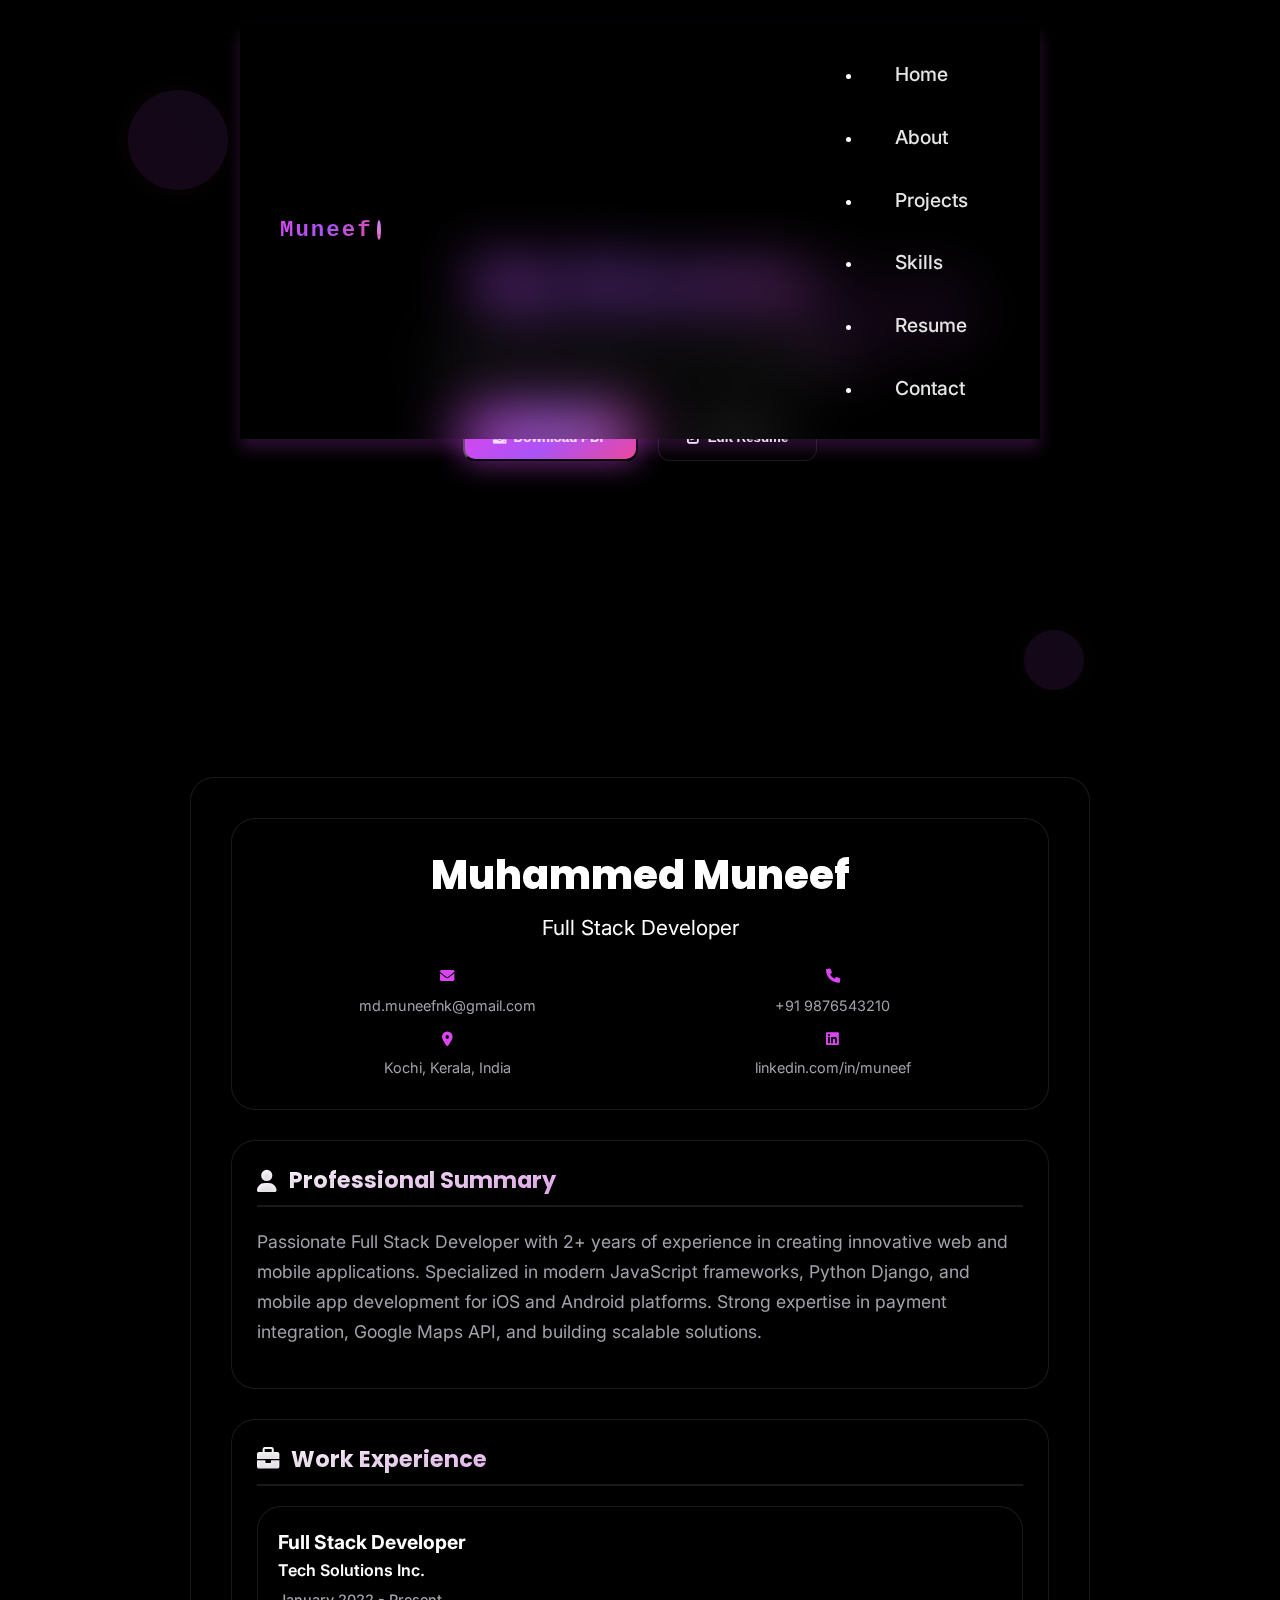
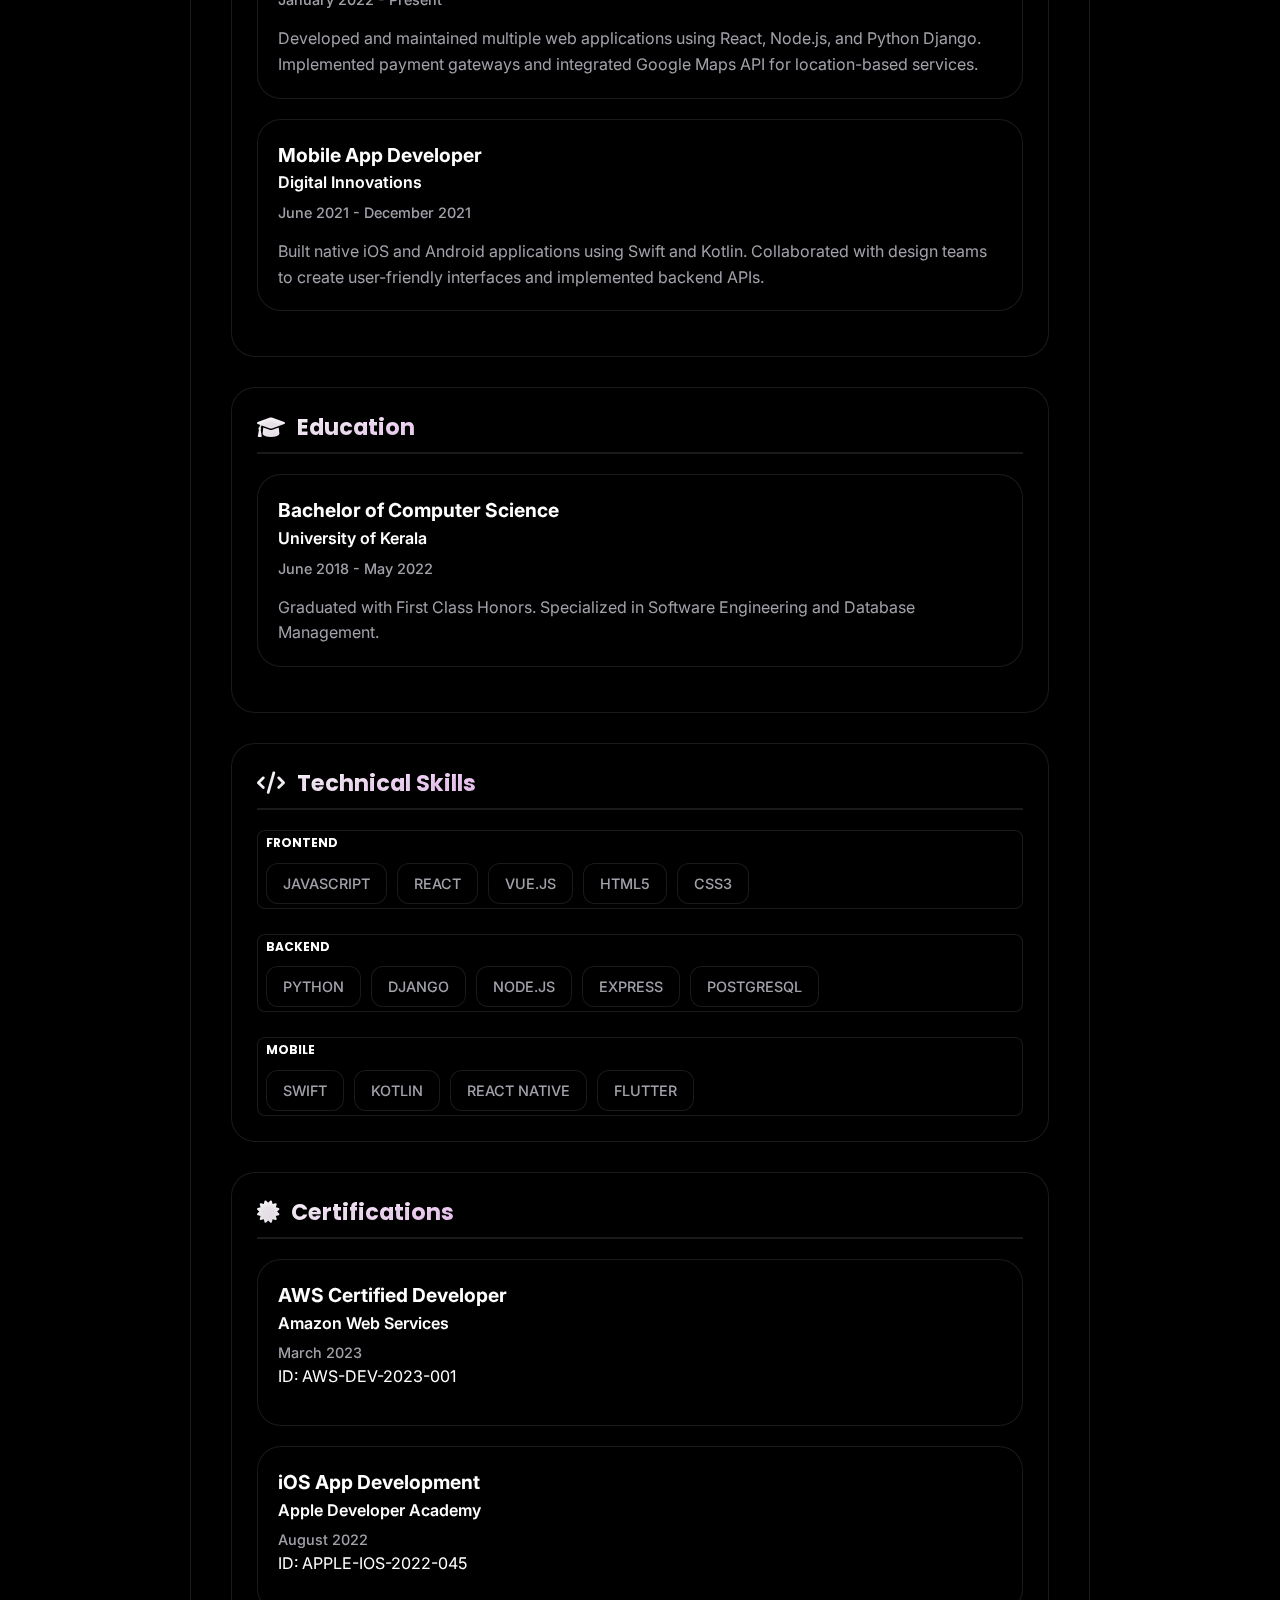
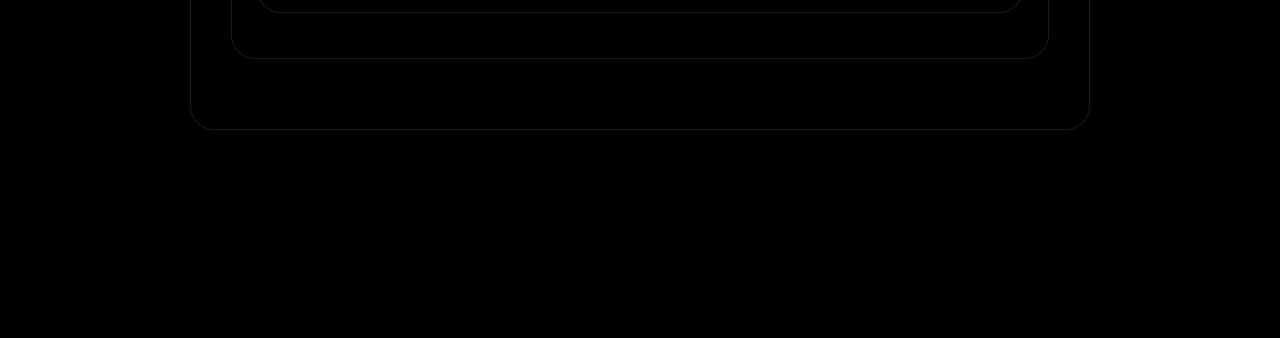
<file: pages/resume.html>
<!DOCTYPE html>
<html lang="en">
<head>
    <meta charset="UTF-8">
    <meta name="viewport" content="width=device-width, initial-scale=1.0">
    <title>Resume - Muhammed Muneef</title>
    <link rel="stylesheet" href="../styles.css">
    <link rel="stylesheet" href="../assets/css/pages.css">
    <link href="https://fonts.googleapis.com/css2?family=Inter:wght@300;400;500;600;700;800&family=JetBrains+Mono:wght@400;500;600&family=Poppins:wght@300;400;500;600;700&display=swap" rel="stylesheet">
    <link rel="stylesheet" href="https://cdnjs.cloudflare.com/ajax/libs/font-awesome/6.0.0/css/all.min.css">
</head>
<body>
    <!-- Navigation -->
    <nav class="glass-nav">
        <div class="nav-container">
            <a href="../index.html" class="nav-logo">
                <span class="logo-text">Muneef</span>
                <span class="logo-dot">.</span>
            </a>
            
            <ul class="nav-menu">
                <li><a href="../index.html" class="nav-link">Home</a></li>
                <li><a href="../pages/about.html" class="nav-link">About</a></li>
                <li><a href="../pages/projects.html" class="nav-link">Projects</a></li>
                <li><a href="../pages/skills.html" class="nav-link">Skills</a></li>
                <li><a href="../pages/resume.html" class="nav-link active">Resume</a></li>
                <li><a href="../pages/contact.html" class="nav-link">Contact</a></li>
            </ul>
            
            <div class="nav-toggle">
                <span></span>
                <span></span>
                <span></span>
            </div>
        </div>
    </nav>

    <!-- Resume Page -->
    <main class="page-main">
        <div class="container">
            <!-- Page Header -->
            <section class="page-header">
                <div class="header-content">
                    <h1 class="page-title">My Resume</h1>
                    <p class="page-subtitle">Professional experience and qualifications</p>
                    <div class="header-actions">
                        <button class="btn-primary" onclick="downloadResume()">
                            <i class="fas fa-download"></i>
                            <span>Download PDF</span>
                        </button>
                        <button class="btn-secondary" onclick="toggleEditMode()">
                            <i class="fas fa-edit"></i>
                            <span id="edit-btn-text">Edit Resume</span>
                        </button>
                    </div>
                </div>
            </section>

            <!-- Resume Content -->
            <section class="resume-section">
                <div class="resume-container curved-border">
                    <!-- Personal Info -->
                    <div class="resume-header curved-border" id="personal-info">
                        <div class="personal-details">
                            <h2 class="name" contenteditable="false" data-field="name">Muhammed Muneef</h2>
                            <p class="title" contenteditable="false" data-field="title">Full Stack Developer</p>
                            <div class="contact-info">
                                <div class="contact-item">
                                    <i class="fas fa-envelope"></i>
                                    <span contenteditable="false" data-field="email">md.muneefnk@gmail.com</span>
                                </div>
                                <div class="contact-item">
                                    <i class="fas fa-phone"></i>
                                    <span contenteditable="false" data-field="phone">+91 9876543210</span>
                                </div>
                                <div class="contact-item">
                                    <i class="fas fa-map-marker-alt"></i>
                                    <span contenteditable="false" data-field="location">Kochi, Kerala, India</span>
                                </div>
                                <div class="contact-item">
                                    <i class="fab fa-linkedin"></i>
                                    <span contenteditable="false" data-field="linkedin">linkedin.com/in/muneef</span>
                                </div>
                            </div>
                        </div>
                    </div>

                    <!-- Summary -->
                    <div class="resume-section-block curved-border">
                        <h3 class="section-title">
                            <i class="fas fa-user"></i>
                            Professional Summary
                        </h3>
                        <p class="summary-text" contenteditable="false" data-field="summary">
                            Passionate Full Stack Developer with 2+ years of experience in creating innovative web and mobile applications. 
                            Specialized in modern JavaScript frameworks, Python Django, and mobile app development for iOS and Android platforms. 
                            Strong expertise in payment integration, Google Maps API, and building scalable solutions.
                        </p>
                    </div>

                    <!-- Experience -->
                    <div class="resume-section-block curved-border">
                        <h3 class="section-title">
                            <i class="fas fa-briefcase"></i>
                            Work Experience
                            <button class="add-btn" onclick="addExperience()" style="display: none;">
                                <i class="fas fa-plus"></i>
                            </button>
                        </h3>
                        <div class="experience-list" id="experience-list">
                            <!-- Experience items will be loaded here -->
                        </div>
                    </div>

                    <!-- Education -->
                    <div class="resume-section-block curved-border">
                        <h3 class="section-title">
                            <i class="fas fa-graduation-cap"></i>
                            Education
                            <button class="add-btn" onclick="addEducation()" style="display: none;">
                                <i class="fas fa-plus"></i>
                            </button>
                        </h3>
                        <div class="education-list" id="education-list">
                            <!-- Education items will be loaded here -->
                        </div>
                    </div>

                    <!-- Technical Skills -->
                    <div class="resume-section-block curved-border">
                        <h3 class="section-title">
                            <i class="fas fa-code"></i>
                            Technical Skills
                        </h3>
                        <div class="skills-categories-resume">
                            <div class="skill-category">
                                <h4>Frontend</h4>
                                <div class="skill-tags" contenteditable="false" data-field="frontend-skills">
                                    <span class="skill-tag">JavaScript</span>
                                    <span class="skill-tag">React</span>
                                    <span class="skill-tag">Vue.js</span>
                                    <span class="skill-tag">HTML5</span>
                                    <span class="skill-tag">CSS3</span>
                                </div>
                            </div>
                            <div class="skill-category">
                                <h4>Backend</h4>
                                <div class="skill-tags" contenteditable="false" data-field="backend-skills">
                                    <span class="skill-tag">Python</span>
                                    <span class="skill-tag">Django</span>
                                    <span class="skill-tag">Node.js</span>
                                    <span class="skill-tag">Express</span>
                                    <span class="skill-tag">PostgreSQL</span>
                                </div>
                            </div>
                            <div class="skill-category">
                                <h4>Mobile</h4>
                                <div class="skill-tags" contenteditable="false" data-field="mobile-skills">
                                    <span class="skill-tag">Swift</span>
                                    <span class="skill-tag">Kotlin</span>
                                    <span class="skill-tag">React Native</span>
                                    <span class="skill-tag">Flutter</span>
                                </div>
                            </div>
                        </div>
                    </div>

                    <!-- Certifications -->
                    <div class="resume-section-block curved-border">
                        <h3 class="section-title">
                            <i class="fas fa-certificate"></i>
                            Certifications
                            <button class="add-btn" onclick="addCertification()" style="display: none;">
                                <i class="fas fa-plus"></i>
                            </button>
                        </h3>
                        <div class="certifications-list" id="certifications-list">
                            <!-- Certifications will be loaded here -->
                        </div>
                    </div>
                </div>
            </section>
        </div>
    </main>

    <!-- Add/Edit Modals -->
    <div class="modal-overlay" id="experience-modal">
        <div class="modal-content curved-border">
            <div class="modal-header">
                <h2>Add Experience</h2>
                <button class="modal-close" onclick="closeExperienceModal()">
                    <i class="fas fa-times"></i>
                </button>
            </div>
            <form class="experience-form" id="experience-form">
                <div class="form-group">
                    <label>Job Title</label>
                    <input type="text" name="title" class="form-input curved-border" required>
                </div>
                <div class="form-group">
                    <label>Company</label>
                    <input type="text" name="company" class="form-input curved-border" required>
                </div>
                <div class="form-row">
                    <div class="form-group">
                        <label>Start Date</label>
                        <input type="month" name="startDate" class="form-input curved-border" required>
                    </div>
                    <div class="form-group">
                        <label>End Date</label>
                        <input type="month" name="endDate" class="form-input curved-border">
                        <label class="checkbox-label">
                            <input type="checkbox" name="current"> Currently working here
                        </label>
                    </div>
                </div>
                <div class="form-group">
                    <label>Description</label>
                    <textarea name="description" class="form-textarea curved-border" rows="4"></textarea>
                </div>
                <div class="form-actions">
                    <button type="button" class="btn-secondary" onclick="closeExperienceModal()">Cancel</button>
                    <button type="submit" class="btn-primary">Save</button>
                </div>
            </form>
        </div>
    </div>

    <!-- Background Elements -->
    <div class="background-elements">
        <div class="shape shape-1"></div>
        <div class="shape shape-2"></div>
        <div class="shape shape-3"></div>
        <div class="shape shape-4"></div>
    </div>

    <script src="../script.js"></script>
    <script src="../assets/js/resume.js"></script>
</body>
</html>
</file>
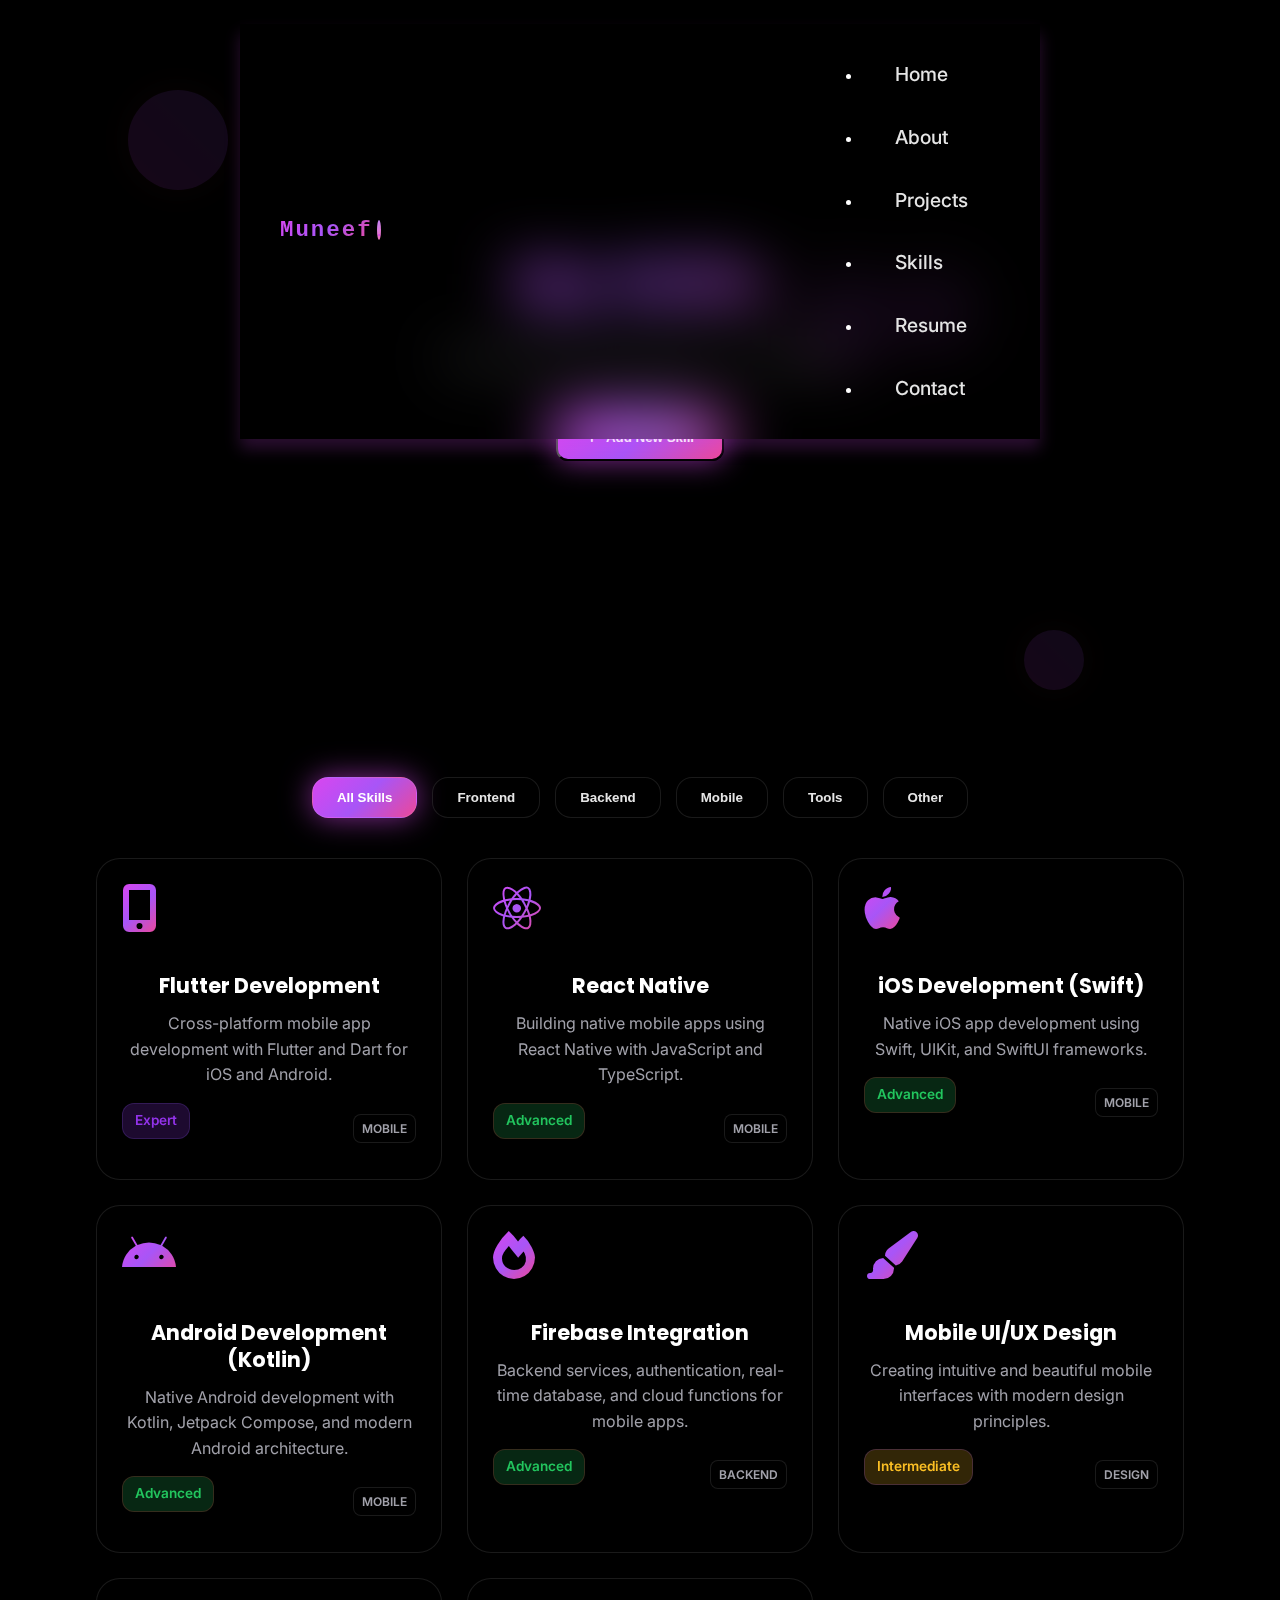
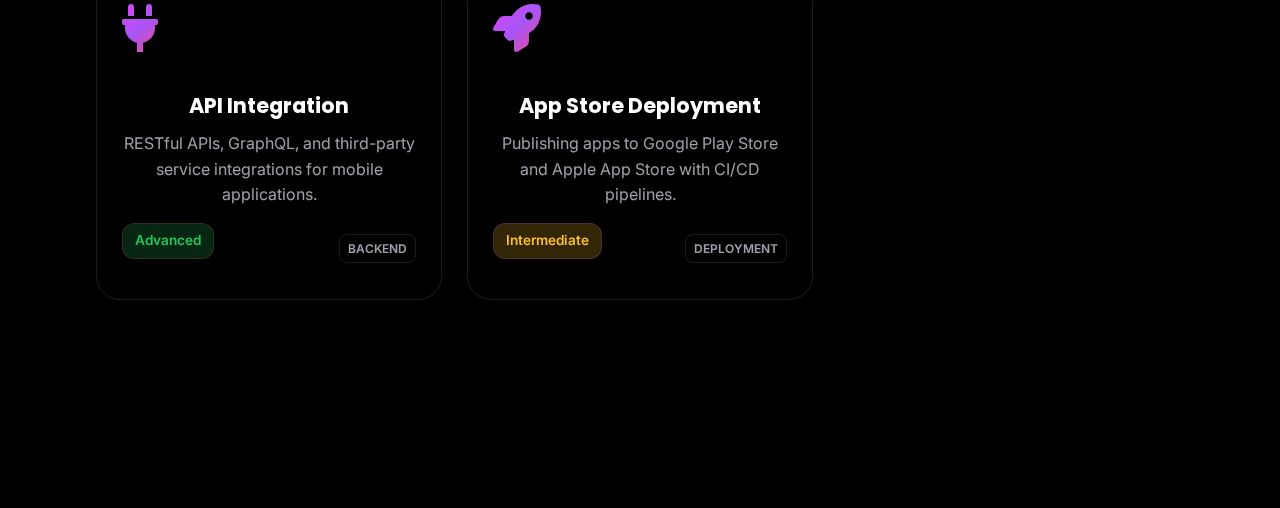
<file: pages/skills.html>
<!DOCTYPE html>
<html lang="en">
<head>
    <meta charset="UTF-8">
    <meta name="viewport" content="width=device-width, initial-scale=1.0">
    <title>Skills - Muhammed Muneef</title>
    <link rel="stylesheet" href="../styles.css">
    <link rel="stylesheet" href="../assets/css/pages.css">
    <link href="https://fonts.googleapis.com/css2?family=Inter:wght@300;400;500;600;700;800&family=JetBrains+Mono:wght@400;500;600&family=Poppins:wght@300;400;500;600;700&display=swap" rel="stylesheet">
    <link rel="stylesheet" href="https://cdnjs.cloudflare.com/ajax/libs/font-awesome/6.0.0/css/all.min.css">
</head>
<body>
    <!-- Navigation -->
    <nav class="glass-nav">
        <div class="nav-container">
            <a href="../index.html" class="nav-logo">
                <span class="logo-text">Muneef</span>
                <span class="logo-dot">.</span>
            </a>
            
            <ul class="nav-menu">
                <li><a href="../index.html" class="nav-link">Home</a></li>
                <li><a href="../pages/about.html" class="nav-link">About</a></li>
                <li><a href="../pages/projects.html" class="nav-link">Projects</a></li>
                <li><a href="../pages/skills.html" class="nav-link active">Skills</a></li>
                <li><a href="../pages/resume.html" class="nav-link">Resume</a></li>
                <li><a href="../pages/contact.html" class="nav-link">Contact</a></li>
            </ul>
            
            <div class="nav-toggle">
                <span></span>
                <span></span>
                <span></span>
            </div>
        </div>
    </nav>

    <!-- Skills Page -->
    <main class="page-main">
        <div class="container">
            <!-- Page Header -->
            <section class="page-header">
                <div class="header-content">
                    <h1 class="page-title">My Skills</h1>
                    <p class="page-subtitle">Technologies and expertise I've mastered</p>
                    <button class="btn-primary add-skill-btn" onclick="openSkillModal()">
                        <i class="fas fa-plus"></i>
                        <span>Add New Skill</span>
                    </button>
                </div>
            </section>

            <!-- Skills Categories -->
            <section class="skills-section">
                <div class="skills-categories">
                    <button class="category-btn active" data-category="all">All Skills</button>
                    <button class="category-btn" data-category="frontend">Frontend</button>
                    <button class="category-btn" data-category="backend">Backend</button>
                    <button class="category-btn" data-category="mobile">Mobile</button>
                    <button class="category-btn" data-category="tools">Tools</button>
                    <button class="category-btn" data-category="other">Other</button>
                </div>

                <div class="skills-grid" id="skills-grid">
                    <!-- Skills will be dynamically loaded here -->
                </div>
            </section>
        </div>
    </main>

    <!-- Skill Modal -->
    <div class="modal-overlay" id="skill-modal">
        <div class="modal-content curved-border">
            <div class="modal-header">
                <h2 id="modal-title">Add New Skill</h2>
                <button class="modal-close" onclick="closeSkillModal()">
                    <i class="fas fa-times"></i>
                </button>
            </div>
            
            <form class="skill-form" id="skill-form">
                <div class="form-group">
                    <label for="skill-name">Skill Name</label>
                    <input type="text" id="skill-name" name="name" class="form-input curved-border" required>
                </div>
                
                <div class="form-group">
                    <label for="skill-description">Description</label>
                    <textarea id="skill-description" name="description" class="form-textarea curved-border" rows="3" required></textarea>
                </div>
                
                <div class="form-row">
                    <div class="form-group">
                        <label for="skill-category">Category</label>
                        <select id="skill-category" name="category" class="form-select curved-border" required>
                            <option value="frontend">Frontend</option>
                            <option value="backend">Backend</option>
                            <option value="mobile">Mobile</option>
                            <option value="tools">Tools</option>
                            <option value="other">Other</option>
                        </select>
                    </div>
                    
                    <div class="form-group">
                        <label for="skill-level">Proficiency Level</label>
                        <select id="skill-level" name="level" class="form-select curved-border" required>
                            <option value="beginner">Beginner</option>
                            <option value="intermediate">Intermediate</option>
                            <option value="advanced">Advanced</option>
                            <option value="expert">Expert</option>
                        </select>
                    </div>
                </div>
                
                <div class="form-group">
                    <label for="skill-icon">Icon</label>
                    <select id="skill-icon" name="icon" class="form-select curved-border">
                        <option value="fab fa-js-square">JavaScript</option>
                        <option value="fab fa-react">React</option>
                        <option value="fab fa-vue">Vue.js</option>
                        <option value="fab fa-angular">Angular</option>
                        <option value="fab fa-node-js">Node.js</option>
                        <option value="fab fa-python">Python</option>
                        <option value="fab fa-java">Java</option>
                        <option value="fab fa-php">PHP</option>
                        <option value="fab fa-laravel">Laravel</option>
                        <option value="fab fa-swift">Swift</option>
                        <option value="fab fa-android">Android</option>
                        <option value="fab fa-apple">iOS</option>
                        <option value="fab fa-html5">HTML5</option>
                        <option value="fab fa-css3-alt">CSS3</option>
                        <option value="fab fa-sass">Sass</option>
                        <option value="fab fa-bootstrap">Bootstrap</option>
                        <option value="fab fa-git-alt">Git</option>
                        <option value="fab fa-github">GitHub</option>
                        <option value="fab fa-docker">Docker</option>
                        <option value="fab fa-aws">AWS</option>
                        <option value="fas fa-database">Database</option>
                        <option value="fas fa-code">Programming</option>
                        <option value="fas fa-mobile-alt">Mobile</option>
                        <option value="fas fa-server">Server</option>
                        <option value="fas fa-cloud">Cloud</option>
                    </select>
                </div>
                
                <div class="form-actions">
                    <button type="button" class="btn-secondary" onclick="closeSkillModal()">Cancel</button>
                    <button type="submit" class="btn-primary">
                        <span id="submit-text">Add Skill</span>
                        <i class="fas fa-save"></i>
                    </button>
                </div>
            </form>
        </div>
    </div>

    <!-- Background Elements -->
    <div class="background-elements">
        <div class="shape shape-1"></div>
        <div class="shape shape-2"></div>
        <div class="shape shape-3"></div>
        <div class="shape shape-4"></div>
    </div>

    <script src="../script.js"></script>
    <script src="../assets/js/skills.js"></script>
</body>
</html>
</file>
<file: styles.css>
/* Professional Software Engineer Portfolio - Elegant Neon Glassmorphism */
:root {
    /* Core Colors */
    --primary: #d946ef;
    --primary-light: #ec4899;
    --primary-dark: #a855f7;
    --secondary: #06b6d4;
    --accent: #a855f7;
    --success: #10b981;
    --warning: #ef4444;
    --error: #ef4444;
    
    /* Text Colors */
    --text-primary: #ffffff;
    --text-secondary: #e5e5e5;
    --text-muted: #a1a1aa;
    
    /* Background Colors */
    --bg-primary: #000000;
    --bg-secondary: #0a0a0a;
    --bg-tertiary: #111111;
    /* Glass Effects */
    --glass-bg: rgba(0, 0, 0, 0.4);
    --glass-bg-strong: rgba(0, 0, 0, 0.6);
    --glass-border: rgba(255, 255, 255, 0.1);
    --glass-shadow: 0 8px 32px rgba(0, 0, 0, 0.5);
    
    /* Gradients */
    --gradient-primary: linear-gradient(135deg, #d946ef 0%, #a855f7 50%, #ec4899 100%);
    --gradient-secondary: linear-gradient(135deg, #c084fc 0%, #f472b6 100%);
    --gradient-accent: linear-gradient(135deg, #7c3aed 0%, #be185d 100%);
    --gradient-bg: radial-gradient(ellipse at top, #000000 0%, #111111 100%);
    
    /* Shadows */
    --shadow-sm: 0 1px 2px rgba(212, 70, 239, 0.1);
    --shadow-md: 0 4px 6px rgba(212, 70, 239, 0.15);
    --shadow-lg: 0 10px 15px rgba(212, 70, 239, 0.2);
    --shadow-xl: 0 20px 25px rgba(212, 70, 239, 0.25);
    
    /* Transitions */
    --transition: all 0.3s cubic-bezier(0.4, 0, 0.2, 1);
    --transition-fast: all 0.15s ease;
    --transition-slow: all 0.5s ease;
    
    /* Typography */
    --font-primary: 'Inter', -apple-system, BlinkMacSystemFont, sans-serif;
    --font-mono: 'JetBrains Mono', 'Fira Code', monospace;
    --font-display: 'Poppins', sans-serif;
    
    /* Spacing */
    --container-padding: 2rem;
    --section-padding: 8rem 0;
    
    /* Border Radius */
    --radius-sm: 0.375rem;
    --radius-md: 0.5rem;
    --radius-lg: 0.75rem;
    --radius-xl: 1rem;
    --radius-2xl: 1.5rem;
    --radius-full: 9999px;
    
    /* Neon Effects */
    --neon-primary: 0 0 30px rgba(212, 70, 239, 0.6);
    --neon-secondary: 0 0 30px rgba(168, 85, 247, 0.6);
    --neon-accent: 0 0 30px rgba(236, 72, 153, 0.6);
}

* {
    margin: 0;
    padding: 0;
    box-sizing: border-box;
}

*:focus {
    outline: none !important;
    box-shadow: none !important;
}

a:focus, a:active {
    outline: none !important;
    border: none !important;
    box-shadow: none !important;
}

button:focus, button:active {
    outline: none !important;
    border: none !important;
    box-shadow: none !important;
}

html {
    scroll-behavior: smooth;
    overflow-x: hidden;
}

body {
    font-family: var(--font-primary);
    background: var(--bg-primary);
    color: var(--text-primary);
    line-height: 1.6;
    overflow-x: hidden;
    margin: 0;
    padding: 0;
}

/* Elegant Background */
.background-container {
    position: fixed;
    top: 0;
    left: 0;
    width: 100%;
    height: 100%;
    z-index: -1;
    overflow: hidden;
}

.gradient-orbs {
    position: absolute;
    width: 100%;
    height: 100%;
}

.orb {
    position: absolute;
    border-radius: 50%;
    filter: blur(60px);
    opacity: 0.4;
    animation: float 20s ease-in-out infinite;
}

.orb-1 {
    width: 300px;
    height: 300px;
    background: var(--gradient-primary);
    top: 20%;
    left: 10%;
    animation-delay: 0s;
}

.orb-2 {
    width: 200px;
    height: 200px;
    background: var(--gradient-secondary);
    top: 60%;
    right: 20%;
    animation-delay: -7s;
}

.orb-3 {
    width: 250px;
    height: 250px;
    background: var(--gradient-accent);
    bottom: 20%;
    left: 60%;
    animation-delay: -14s;
}

.floating-elements {
    position: absolute;
    width: 100%;
    height: 100%;
}

.element {
    position: absolute;
    width: 4px;
    height: 4px;
    background: var(--primary);
    border-radius: 50%;
    box-shadow: var(--neon-primary);
    animation: sparkle 8s linear infinite;
}

.el-1 { top: 25%; left: 20%; animation-delay: 0s; }
.el-2 { top: 45%; right: 30%; animation-delay: 2s; }
.el-3 { bottom: 35%; left: 70%; animation-delay: 4s; }
.el-4 { top: 70%; left: 40%; animation-delay: 6s; }

/* Quick Contact Bar */
.quick-contact-bar {
    background: var(--glass-bg);
    backdrop-filter: blur(20px);
    border-bottom: 1px solid var(--glass-border);
    padding: 0.75rem 0;
    position: sticky;
    top: 0;
    z-index: 998;
}

.contact-items {
    display: flex;
    justify-content: center;
    align-items: center;
    gap: 3rem;
    flex-wrap: wrap;
}

.contact-item {
    display: flex;
    align-items: center;
    gap: 0.5rem;
    color: var(--text-secondary);
    font-size: 0.9rem;
    transition: var(--transition);
}

.contact-item:hover {
    color: var(--accent-primary);
    transform: translateY(-1px);
}

.contact-item i {
    color: var(--accent-primary);
    width: 16px;
    text-align: center;
}

@media (max-width: 768px) {
    .contact-items {
        gap: 1.5rem;
        justify-content: space-around;
    }
    
    .contact-item {
        font-size: 0.8rem;
    }
    
    .contact-item span {
        display: none;
    }
    
    .contact-item i {
        font-size: 1.2rem;
    }
}

/* Floating Header Bar */
.glassmorphism-header {
    position: fixed;
    top: 20px;
    left: 50%;
    transform: translateX(-50%);
    width: 80%;
    max-width: 1200px;
    z-index: 1000;
    background: rgba(0, 0, 0, 0.8);
    backdrop-filter: blur(20px);
    border: 2px solid rgba(217, 70, 239, 0.5);
    border-radius: 25px;
    padding: 0.8rem 2rem;
    box-shadow: 0 10px 40px rgba(0, 0, 0, 0.3), 
                0 4px 20px rgba(217, 70, 239, 0.3);
    display: flex;
    justify-content: space-between;
    align-items: center;
}

.glassmorphism-header * {
    outline: none !important;
    border: none !important;
    box-shadow: none !important;
    -webkit-tap-highlight-color: transparent !important;
}

.glassmorphism-header *:focus,
.glassmorphism-header *:active,
.glassmorphism-header *:focus-visible,
.glassmorphism-header *:target {
    outline: none !important;
    border: none !important;
    box-shadow: none !important;
    -webkit-tap-highlight-color: transparent !important;
}

.nav-link {
    color: rgba(255, 255, 255, 0.8);
    text-decoration: none;
    font-weight: 500;
    font-size: 0.9rem;
    padding: 0.4rem 1rem;
    position: relative;
    white-space: nowrap;
    z-index: 20;
    display: block;
    border-radius: 15px;
    outline: none !important;
    border: none !important;
    box-shadow: none !important;
    transition: color 0.3s ease;
    -webkit-tap-highlight-color: transparent !important;
    -webkit-user-select: none;
    -moz-user-select: none;
    -ms-user-select: none;
    user-select: none;
}

.nav-link::after {
    content: '';
    position: absolute;
    bottom: 0;
    left: 50%;
    width: 0;
    height: 2px;
    background: linear-gradient(90deg, #d946ef, #a855f7);
    transform: translateX(-50%);
    transition: width 0.3s ease;
}

.nav-link:hover {
    color: #ffffff;
}

.nav-link:hover::after {
    width: 80%;
}

.nav-link:focus,
.nav-link:active,
.nav-link:focus-visible,
.nav-link:target {
    outline: none !important;
    border: none !important;
    box-shadow: none !important;
    -webkit-tap-highlight-color: transparent !important;
    -webkit-focus-ring-color: transparent !important;
    -moz-outline: none !important;
}

.nav-link.active {
    color: #ffffff;
    background: rgba(217, 70, 239, 0.4);
    border-radius: 15px;
    padding: 0.4rem 1rem;
    border: 1px solid rgba(217, 70, 239, 0.6) !important;
    box-shadow: 0 2px 10px rgba(217, 70, 239, 0.3) !important;
    outline: none !important;
}

.nav-link.active:focus,
.nav-link.active:active {
    outline: none !important;
    border: 1px solid rgba(217, 70, 239, 0.6) !important;
    box-shadow: 0 2px 10px rgba(217, 70, 239, 0.3) !important;
}

@media (max-width: 768px) {
    .glassmorphism-header {
        padding: 0.8rem 1.5rem;
    }
    
    .glass-nav {
        gap: 1.5rem;
    }
    
    .nav-link {
        font-size: 0.85rem;
    }
}

/* Modern Header */
.modern-header {
    position: fixed;
    top: 1.5rem;
    left: 50%;
    transform: translateX(-50%);
    width: 90%;
    max-width: 1200px;
    background: rgba(15, 5, 20, 0.9);
    backdrop-filter: blur(25px);
    border: 1px solid rgba(212, 70, 239, 0.2);
    border-radius: 50px;
    z-index: 1000;
    transition: all 0.4s cubic-bezier(0.4, 0, 0.2, 1);
    box-shadow: 0 8px 32px rgba(0, 0, 0, 0.3), 0 0 0 1px rgba(255, 255, 255, 0.05);
}

.header-container {
    padding: 0.8rem 2rem;
    display: flex;
    align-items: center;
    justify-content: space-between;
    gap: 2rem;
}

.header-brand {
    display: flex;
    align-items: center;
    gap: 1rem;
}

.brand-logo {
    width: 50px;
    height: 50px;
    background: linear-gradient(135deg, #d946ef, #a855f7);
    border-radius: 12px;
    display: flex;
    align-items: center;
    justify-content: center;
    box-shadow: 0 4px 20px rgba(212, 70, 239, 0.3);
    transition: all 0.3s ease;
}

.brand-logo:hover {
    transform: translateY(-3px) rotate(5deg) scale(1.05);
    box-shadow: 0 8px 30px rgba(212, 70, 239, 0.5), 0 0 0 3px rgba(255, 255, 255, 0.1);
    background: linear-gradient(135deg, #ec4899, #d946ef, #a855f7);
}

.brand-initial {
    font-family: var(--font-display);
    font-size: 1.5rem;
    font-weight: 800;
    color: white;
    text-shadow: 0 2px 4px rgba(0, 0, 0, 0.3);
}

.brand-text {
    display: flex;
    flex-direction: column;
    gap: 0.25rem;
}

.brand-name {
    font-family: var(--font-display);
    font-size: 1.25rem;
    font-weight: 700;
    color: var(--text-primary);
    margin: 0;
    line-height: 1.2;
    background: linear-gradient(135deg, #d946ef, #a855f7);
    -webkit-background-clip: text;
    -webkit-text-fill-color: transparent;
    background-clip: text;
}

.brand-title {
    font-size: 0.8rem;
    color: rgba(255, 255, 255, 0.7);
    margin: 0;
    font-weight: 500;
}

.header-nav {
    flex: 1;
    display: flex;
    justify-content: center;
}

.nav-list {
    display: flex;
    list-style: none;
    margin: 0;
    padding: 0;
    gap: 0.25rem;
    background: rgba(255, 255, 255, 0.05);
    border-radius: 40px;
    padding: 0.4rem;
    backdrop-filter: blur(10px);
    border: 1px solid rgba(255, 255, 255, 0.1);
}

.nav-item {
    color: rgba(255, 255, 255, 0.7);
    text-decoration: none;
    font-family: 'JetBrains Mono', monospace;
    font-weight: 500;
    font-size: 0.85rem;
    padding: 0.7rem 1.2rem;
    border-radius: 30px;
    transition: all 0.4s cubic-bezier(0.4, 0, 0.2, 1);
    position: relative;
    white-space: nowrap;
    letter-spacing: 0.5px;
}

.nav-item.active {
    color: white;
    background: linear-gradient(135deg, #d946ef, #a855f7, #ec4899);
    box-shadow: 0 6px 25px rgba(212, 70, 239, 0.4), 0 0 0 2px rgba(255, 255, 255, 0.1);
    border-radius: 35px;
    transform: translateY(-2px) scale(1.05);
    font-weight: 600;
    backdrop-filter: blur(20px);
}


.mobile-menu-toggle {
    display: none;
    flex-direction: column;
    gap: 4px;
    background: none;
    border: none;
    cursor: pointer;
    padding: 0.5rem;
}

.mobile-menu-toggle {
    transition: all 0.3s ease;
    border-radius: 8px;
    padding: 0.5rem;
}

.mobile-menu-toggle:hover {
    background: rgba(255, 255, 255, 0.1);
    transform: scale(1.1);
}

.mobile-menu-toggle span {
    width: 25px;
    height: 2px;
    background: var(--text-primary);
    border-radius: 2px;
    transition: all 0.3s ease;
}

.mobile-menu-toggle:hover span {
    background: linear-gradient(135deg, #d946ef, #a855f7);
    box-shadow: 0 0 10px rgba(212, 70, 239, 0.5);
}

/* Hero Section */
.hero {
    min-height: 100vh;
    display: flex;
    align-items: center;
    justify-content: center;
    padding: 140px 0 80px;
    position: relative;
}

.container {
    width: 90%;
    max-width: 1200px;
    margin: 0 auto;
    padding: 0 20px;
}

.hero .container {
    display: grid;
    grid-template-columns: 1fr 1fr;
    gap: 60px;
    align-items: center;
}

.hero-content {
    z-index: 2;
}

.hero-badge {
    display: inline-flex;
    align-items: center;
    gap: 8px;
    padding: 8px 16px;
    background: var(--glass-bg);
    backdrop-filter: blur(10px);
    border: 1px solid var(--glass-border);
    border-radius: 50px;
    margin-bottom: 30px;
    font-size: 0.9rem;
    color: var(--success);
    animation: slideUp 0.8s ease-out;
}

.badge-pulse {
    width: 8px;
    height: 8px;
    background: var(--success);
    border-radius: 50%;
    animation: pulse 2s ease-in-out infinite;
}

.hero-title {
    font-family: var(--font-display);
    font-size: 4rem;
    font-weight: 800;
    line-height: 1.1;
    margin-bottom: 20px;
    animation: slideUp 0.8s ease-out 0.2s both;
}

.title-greeting {
    display: block;
    font-size: 2rem;
    font-weight: 400;
    color: var(--text-secondary);
    margin-bottom: 10px;
}

.title-name {
    display: block;
    background: var(--gradient-primary);
    -webkit-background-clip: text;
    -webkit-text-fill-color: transparent;
    background-clip: text;
}

.hero-subtitle {
    font-size: 1.8rem;
    color: var(--text-accent);
    margin-bottom: 20px;
    font-weight: 600;
    animation: slideUp 0.8s ease-out 0.4s both;
}

.hero-description {
    font-size: 1.2rem;
    color: var(--text-muted);
    line-height: 1.7;
    margin-bottom: 40px;
    max-width: 500px;
    animation: slideUp 0.8s ease-out 0.6s both;
}

.hero-description {
    font-size: 1.2rem;
    line-height: 1.7;
    color: var(--text-secondary);
    margin-bottom: 3rem;
    max-width: 520px;
    animation: fadeInScale 1.2s cubic-bezier(0.4, 0, 0.2, 1) 0.7s both;
    opacity: 0.9;
}

.hero-actions {
    display: flex;
    gap: 1.5rem;
    flex-wrap: wrap;
    animation: bounceInUp 1s cubic-bezier(0.4, 0, 0.2, 1) 0.9s both;
}

.btn-primary,
.btn-secondary {
    display: inline-flex;
    align-items: center;
    gap: 8px;
    padding: 14px 28px;
    border-radius: 12px;
    text-decoration: none;
    font-weight: 600;
    transition: var(--transition);
    position: relative;
    overflow: hidden;
}

.btn-primary {
    background: var(--gradient-primary);
    color: white;
    box-shadow: var(--neon-primary);
}

.btn-secondary {
    background: var(--glass-bg);
    backdrop-filter: blur(10px);
    border: 1px solid var(--glass-border);
    color: var(--text-primary);
}

.btn-primary:hover {
    transform: translateY(-2px);
    box-shadow: var(--neon-glow);
}

.btn-secondary:hover {
    background: var(--glass-bg-strong);
    box-shadow: var(--neon-secondary);
}

.hero-social {
    display: flex;
    gap: 15px;
    animation: slideUp 0.8s ease-out 1s both;
}

.social-link {
    display: flex;
    align-items: center;
    justify-content: center;
    width: 50px;
    height: 50px;
    background: var(--glass-bg);
    backdrop-filter: blur(10px);
    border: 1px solid var(--glass-border);
    border-radius: 50%;
    color: var(--text-secondary);
    text-decoration: none;
    transition: var(--transition);
}

.social-link:hover {
    background: var(--glass-bg-strong);
    color: var(--primary);
    box-shadow: var(--neon-primary);
    transform: translateY(-2px);
}

/* Code Window Visual */
.hero-visual {
    flex: 1;
    display: flex;
    justify-content: center;
    align-items: center;
    position: relative;
}

.character-container {
    position: relative;
    width: 400px;
    height: 400px;
    display: flex;
    justify-content: center;
    align-items: center;
}

.character-card {
    position: relative;
    width: 300px;
    height: 300px;
    background: linear-gradient(135deg, rgba(212, 70, 239, 0.2), rgba(168, 85, 247, 0.2));
    border-radius: 50px;
    border: 1px solid rgba(212, 70, 239, 0.3);
    backdrop-filter: blur(20px);
    display: flex;
    justify-content: center;
    align-items: center;
    box-shadow: 0 20px 40px rgba(212, 70, 239, 0.3);
    animation: float 6s ease-in-out infinite;
}

.character-avatar {
    position: relative;
    width: 200px;
    height: 200px;
    display: flex;
    justify-content: center;
    align-items: center;
}

.avatar-bg {
    position: absolute;
    width: 100%;
    height: 100%;
    background: linear-gradient(135deg, #d946ef, #a855f7);
    border-radius: 50%;
    opacity: 0.8;
}

.avatar-icon {
    position: relative;
    z-index: 2;
    font-size: 4rem;
    color: white;
}

.floating-elements {
    position: absolute;
    width: 100%;
    height: 100%;
    pointer-events: none;
}

.float-element {
    position: absolute;
    width: 60px;
    height: 60px;
    background: rgba(212, 70, 239, 0.15);
    border: 1px solid rgba(212, 70, 239, 0.3);
    border-radius: 15px;
    display: flex;
    justify-content: center;
    align-items: center;
    font-size: 1.5rem;
    color: #d946ef;
    backdrop-filter: blur(10px);
    animation: floatAround 8s ease-in-out infinite;
}

.element-1 {
    top: -30px;
    right: 20px;
    animation-delay: 0s;
}

.element-2 {
    bottom: -30px;
    left: 20px;
    animation-delay: 2s;
}

.element-3 {
    top: 50px;
    left: -40px;
    animation-delay: 4s;
}

.element-4 {
    top: 50px;
    right: -40px;
    animation-delay: 6s;
}

@keyframes float {
    0%, 100% { transform: translateY(0px) rotate(0deg); }
    50% { transform: translateY(-20px) rotate(2deg); }
}

@keyframes floatAround {
    0%, 100% { transform: translateY(0px) rotate(0deg); }
    25% { transform: translateY(-10px) rotate(5deg); }
    50% { transform: translateY(-5px) rotate(-3deg); }
    75% { transform: translateY(-15px) rotate(3deg); }
}

.code-window {
    background: var(--glass-bg);
    backdrop-filter: blur(20px);
    border: 1px solid var(--glass-border);
    border-radius: 16px;
    overflow: hidden;
    box-shadow: var(--shadow-glass);
    width: 100%;
    max-width: 450px;
}

.window-header {
    display: flex;
    justify-content: space-between;
    align-items: center;
    padding: 15px 20px;
    background: var(--glass-bg-strong);
    border-bottom: 1px solid var(--glass-border);
}

.window-controls {
    display: flex;
    gap: 8px;
}

.control {
    width: 12px;
    height: 12px;
    border-radius: 50%;
}

.control.red { background: #ff5f57; }
.control.yellow { background: #a855f7; }
.control.green { background: #28ca42; }

.window-title {
    font-family: var(--font-mono);
    font-size: 0.9rem;
    color: var(--text-secondary);
}

.code-content {
    padding: 20px;
    font-family: var(--font-mono);
    font-size: 0.9rem;
    line-height: 1.6;
}

.code-line {
    display: flex;
    align-items: center;
    margin-bottom: 8px;
}

.line-number {
    color: var(--text-muted);
    margin-right: 20px;
    width: 20px;
    text-align: right;
}

.keyword { color: #c792ea; }
.variable { color: #82aaff; }
.property { color: #ffcb6b; }
.string { color: #c3e88d; }
.array { color: #f78c6c; }

/* Animations */
@keyframes float {
    0%, 100% { transform: translateY(0px) rotate(0deg); }
    25% { transform: translateY(-20px) rotate(90deg); }
    50% { transform: translateY(10px) rotate(180deg); }
    75% { transform: translateY(-10px) rotate(270deg); }
}

@keyframes sparkle {
    0%, 100% { opacity: 0; transform: scale(0); }
    50% { opacity: 1; transform: scale(1); }
}

@keyframes pulse {
    0%, 100% { opacity: 1; transform: scale(1); }
    50% { opacity: 0.7; transform: scale(1.1); }
}

@keyframes slideUp {
    from {
        opacity: 0;
        transform: translateY(30px);
    }
    to {
        opacity: 1;
        transform: translateY(0);
    }
}

/* Services Section */
.services {
    padding: 6rem 0;
    background: rgba(15, 5, 20, 0.5);
}

.services-grid {
    display: grid;
    grid-template-columns: repeat(auto-fit, minmax(280px, 1fr));
    gap: 2rem;
    margin-top: 3rem;
}

.service-card {
    background: rgba(45, 27, 61, 0.6);
    border: 1px solid rgba(212, 70, 239, 0.2);
    border-radius: 20px;
    padding: 2rem;
    text-align: center;
    transition: var(--transition);
    backdrop-filter: blur(20px);
}

.service-card.featured {
    background: linear-gradient(135deg, rgba(212, 70, 239, 0.2), rgba(168, 85, 247, 0.2));
    border-color: rgba(212, 70, 239, 0.4);
    transform: scale(1.05);
}

.service-card:hover {
    transform: translateY(-10px);
    box-shadow: 0 20px 40px rgba(212, 70, 239, 0.3);
    border-color: rgba(212, 70, 239, 0.4);
}

.service-card.featured:hover {
    transform: scale(1.05) translateY(-10px);
}

.service-icon {
    width: 80px;
    height: 80px;
    background: linear-gradient(135deg, #d946ef, #a855f7);
    border-radius: 20px;
    display: flex;
    align-items: center;
    justify-content: center;
    margin: 0 auto 1.5rem;
    font-size: 2rem;
    color: white;
}

.service-card h3 {
    font-size: 1.5rem;
    font-weight: 600;
    margin-bottom: 1rem;
    color: var(--text-primary);
}

.service-card p {
    color: var(--text-secondary);
    line-height: 1.6;
}

/* Responsive Design */
/* Mobile Responsive Design */
@media (max-width: 1024px) {
    .header-container {
        padding: 1rem;
        gap: 1rem;
    }
    
    .brand-text {
        display: none;
    }
    
    .header-nav {
        display: none;
    }
    
    .mobile-menu-toggle {
        display: flex;
    }
    
}

@media (max-width: 768px) {
    .header-container {
        padding: 0.75rem 1rem;
    }
    
    .brand-logo {
        width: 40px;
        height: 40px;
    }
    
    .brand-initial {
        font-size: 1.2rem;
    }
    
}

/* Responsive Design */
@media (max-width: 768px) {
    .hero .container {
        grid-template-columns: 1fr;
        gap: 40px;
        text-align: center;
    }
    
    .hero-visual {
        order: -1;
    }
    
    .hero-title {
        font-size: 3rem;
    }
    
    .title-greeting {
        font-size: 1.5rem;
    }
    
    .hero-actions {
        flex-direction: column;
        align-items: center;
    }
    
    .btn-primary,
    .btn-secondary {
        width: 100%;
        max-width: 300px;
        justify-content: center;
    }
}

/* Neural Network Background */
.neural-network {
    position: absolute;
    width: 100%;
    height: 100%;
    overflow: hidden;
}

.node {
    position: absolute;
    width: 8px;
    height: 8px;
    background: var(--cyber-cyan);
    border-radius: 50%;
    box-shadow: var(--shadow-cyber);
    animation: nodePulse 3s ease-in-out infinite;
}

.node-1 { top: 20%; left: 15%; animation-delay: 0s; }
.node-2 { top: 40%; right: 20%; animation-delay: 0.5s; }
.node-3 { bottom: 30%; left: 25%; animation-delay: 1s; }
.node-4 { top: 60%; left: 60%; animation-delay: 1.5s; }
.node-5 { bottom: 20%; right: 15%; animation-delay: 2s; }

.connection {
    position: absolute;
    height: 1px;
    background: linear-gradient(90deg, transparent, var(--cyber-cyan), transparent);
    opacity: 0.6;
    animation: dataFlow 4s linear infinite;
}

.con-1 { top: 20%; left: 15%; width: 200px; transform: rotate(45deg); }
.con-2 { top: 40%; right: 20%; width: 150px; transform: rotate(-30deg); }
.con-3 { bottom: 30%; left: 25%; width: 180px; transform: rotate(60deg); }
.con-4 { top: 60%; left: 60%; width: 120px; transform: rotate(-45deg); }

/* Keyframe Animations */
@keyframes nodePulse {
    0%, 100% { 
        transform: scale(1);
        box-shadow: var(--shadow-cyber);
    }
    50% { 
        transform: scale(1.5);
        box-shadow: 0 0 30px var(--cyber-cyan);
    }
}

@keyframes dataFlow {
    0% { 
        background-position: -200px 0;
        opacity: 0;
    }
    50% {
        opacity: 1;
    }
    100% { 
        background-position: 200px 0;
        opacity: 0;
    }
}

@keyframes glitchText {
    0%, 100% { 
        transform: translate(0);
        filter: hue-rotate(0deg);
    }
    20% { 
        transform: translate(-2px, 2px);
        filter: hue-rotate(90deg);
    }
    40% { 
        transform: translate(-2px, -2px);
        filter: hue-rotate(180deg);
    }
    60% { 
        transform: translate(2px, 2px);
        filter: hue-rotate(270deg);
    }
    80% { 
        transform: translate(2px, -2px);
        filter: hue-rotate(360deg);
    }
}

/* Futuristic Navigation */
.cyber-nav {
    position: fixed;
    top: 20px;
    left: 50%;
    transform: translateX(-50%);
    z-index: 1000;
    background: var(--glass-black);
    backdrop-filter: blur(20px);
    border: 1px solid var(--glass-border-bright);
    border-radius: 15px;
    padding: 15px 30px;
    box-shadow: var(--shadow-void), var(--shadow-cyber);
    width: 90%;
    max-width: 1200px;
}

.nav-container {
    display: flex;
    justify-content: space-between;
    align-items: center;
}

.hologram-logo {
    position: relative;
    overflow: hidden;
}

.logo-text {
    font-family: 'Orbitron', monospace;
    font-size: 1.2rem;
    font-weight: 900;
    color: var(--cyber-cyan);
    text-shadow: 0 0 10px var(--cyber-cyan);
    letter-spacing: 2px;
}

.scan-line {
    position: absolute;
    top: 0;
    left: -100%;
    width: 100%;
    height: 2px;
    background: var(--gradient-cyber);
    animation: scanEffect 3s linear infinite;
}

.nav-matrix {
    display: flex;
    gap: 30px;
}

.nav-item {
    font-family: 'Rajdhani', monospace;
    font-size: 0.9rem;
    font-weight: 600;
    color: var(--text-secondary);
    cursor: pointer;
    padding: 8px 15px;
    border: 1px solid transparent;
    border-radius: 8px;
    transition: var(--transition-cyber);
    text-transform: uppercase;
    letter-spacing: 1px;
}

.nav-item:hover,
.nav-item.active {
    color: var(--cyber-cyan);
    border-color: var(--cyber-cyan);
    background: rgba(0, 255, 255, 0.1);
    box-shadow: var(--shadow-cyber);
    text-shadow: 0 0 5px var(--cyber-cyan);
}

.system-status {
    display: flex;
    align-items: center;
    gap: 8px;
    font-family: 'Rajdhani', monospace;
    font-size: 0.8rem;
    color: var(--text-success);
}

.status-indicator {
    width: 8px;
    height: 8px;
    background: var(--cyber-green);
    border-radius: 50%;
    box-shadow: 0 0 10px var(--cyber-green);
    animation: statusPulse 2s ease-in-out infinite;
}

.shape {
    position: absolute;
    border-radius: 50%;
    background: var(--gradient-secondary);
    opacity: 0.2;
    animation: float 15s infinite ease-in-out;
    backdrop-filter: blur(2px);
    box-shadow: 0 0 40px rgba(255, 107, 107, 0.4);
}

.shape-1 {
    width: 80px;
    height: 80px;
    top: 20%;
    left: 10%;
    animation-delay: 0s;
}

.shape-2 {
    width: 120px;
    height: 120px;
    top: 60%;
    right: 10%;
    animation-delay: -5s;
    background: var(--gradient-secondary);
}

.shape-3 {
    width: 60px;
    height: 60px;
    top: 80%;
    left: 20%;
    animation-delay: -10s;
    background: var(--gradient-accent);
}

.shape-4 {
    width: 100px;
    height: 100px;
    top: 30%;
    right: 30%;
    animation-delay: -15s;
}

.shape-5 {
    width: 140px;
    height: 140px;
    top: 10%;
    left: 60%;
    animation-delay: -7s;
    background: var(--gradient-secondary);
}

@keyframes float {
    0% { transform: translateY(0px) rotate(0deg) scale(1); }
    25% { transform: translateY(-40px) rotate(90deg) scale(1.1); }
    50% { transform: translateY(20px) rotate(180deg) scale(0.9); }
    75% { transform: translateY(-20px) rotate(270deg) scale(1.05); }
    100% { transform: translateY(0px) rotate(360deg) scale(1); }
}

/* Modern Card Design */
.glass-card {
    background: var(--card-bg);
    backdrop-filter: blur(20px);
    -webkit-backdrop-filter: blur(20px);
    border: 1px solid var(--card-border);
    border-radius: var(--border-radius-lg);
    padding: 2rem;
    transition: var(--transition);
    box-shadow: var(--shadow-md);
    position: relative;
    overflow: hidden;
}

.glass-card::before {
    content: '';
    position: absolute;
    top: 0;
    left: 0;
    right: 0;
    height: 3px;
    background: var(--gradient-primary);
    opacity: 0;
    transition: var(--transition);
}

.glass-card:hover::before {
    opacity: 1;
}

.glass-card:hover {
    transform: translateY(-8px) scale(1.02);
    box-shadow: var(--shadow-lg), var(--shadow-color);
    border-color: rgba(255, 255, 255, 0.3);
    background: var(--card-intense);
}

/* Container */
.container {
    width: 90%;
    max-width: 1400px;
    margin: 0 auto;
    padding: 0 2rem;
}

/* Modern Typography */
h1, h2, h3, h4, h5, h6 {
    font-family: 'Poppins', 'Space Grotesk', sans-serif;
    font-weight: 600;
    line-height: 1.3;
    margin-bottom: 1.5rem;
    color: var(--text-primary);
    text-shadow: 0 2px 4px rgba(0, 0, 0, 0.1);
}

a {
    text-decoration: none;
    color: var(--primary);
    transition: var(--transition);
}

p {
    margin-bottom: 1rem;
    color: var(--text-secondary);
}

/* Resume Download Button */
#download-resume {
    margin-top: 2rem;
    display: inline-flex;
    align-items: center;
    gap: 0.75rem;
    padding: 1.25rem 2.5rem;
    background: var(--glass-bg);
    backdrop-filter: blur(30px);
    border: 1px solid var(--glass-border);
    border-radius: var(--border-radius-lg);
    color: var(--text-primary);
    text-decoration: none;
    font-weight: 600;
    font-size: 1.1rem;
    transition: var(--transition);
    box-shadow: var(--glass-shadow);
    position: relative;
    overflow: hidden;
}

#download-resume::before {
    content: '';
    position: absolute;
    top: 0;
    left: -100%;
    width: 100%;
    height: 100%;
    background: linear-gradient(90deg, transparent, rgba(255, 255, 255, 0.1), transparent);
    transition: left 0.5s;
}

#download-resume:hover::before {
    left: 100%;
}

#download-resume:hover {
    transform: translateY(-3px);
    box-shadow: 0 15px 40px rgba(59, 130, 246, 0.25);
    background: var(--glass-intense);
    border-color: var(--primary);
}

#download-resume i {
    font-size: 1.3rem;
    animation: bounce 2s infinite;
}

@keyframes bounce {
    0%, 20%, 50%, 80%, 100% {
        transform: translateY(0);
    }
    40% {
        transform: translateY(-5px);
    }
    60% {
        transform: translateY(-3px);
    }
}

/* Modern Buttons */
.btn-glass {
    display: inline-flex;
    align-items: center;
    gap: 0.5rem;
    padding: 1rem 2rem;
    background: var(--glass-bg);
    backdrop-filter: blur(25px);
    border: 1px solid var(--glass-border);
    border-radius: var(--border-radius);
    color: var(--text-primary);
    font-weight: 500;
    text-decoration: none;
    transition: var(--transition);
    cursor: pointer;
    position: relative;
    overflow: hidden;
}

.btn-glass::before {
    content: '';
    position: absolute;
    top: 0;
    left: -100%;
    width: 100%;
    height: 100%;
    background: linear-gradient(90deg, transparent, rgba(255,255,255,0.1), transparent);
    transition: var(--transition);
}

.btn-glass:hover::before {
    left: 100%;
}

.btn-glass.primary {
    background: var(--gradient-primary);
    border: none;
    color: white;
}

.btn-glass.secondary {
    background: transparent;
    border: 1px solid var(--primary);
    color: var(--primary);
}

.btn-glass:hover {
    transform: translateY(-5px);
    box-shadow: 0 25px 80px rgba(0, 0, 0, 0.9), 0 0 15px rgba(0, 255, 255, 0.5);
    border-color: rgba(0, 255, 255, 0.6);
}

.btn-glass.full-width {
    width: 100%;
    justify-content: center;
}

/* Section Styles */
section {
    padding: 8rem 0;
    position: relative;
}

.section-header {
    text-align: center;
    margin-bottom: 4rem;
}

.section-tag {
    display: inline-block;
    padding: 0.5rem 1rem;
    background: var(--glass-bg);
    backdrop-filter: blur(10px);
    border: 1px solid var(--glass-border);
    border-radius: 50px;
    color: var(--primary);
}

.section-title {
    font-size: 3.5rem;
    font-weight: 800;
    background: linear-gradient(135deg, var(--text-primary) 0%, var(--primary) 100%);
    -webkit-background-clip: text;
    -webkit-text-fill-color: transparent;
    background-clip: text;
    margin-bottom: 1rem;
}

.section-description {
    font-size: 1.2rem;
    color: var(--text-muted);
    max-width: 600px;
    margin: 0 auto;
}

/* Modern Navigation */
.glass-nav {
    position: fixed;
    top: 1.5rem;
    left: 50%;
    transform: translateX(-50%);
    z-index: 1000;
    background: var(--card-bg);
    backdrop-filter: blur(30px);
    border: 1px solid var(--card-border);
    border-radius: var(--border-radius-xl);
    padding: 1.2rem 2.5rem;
    transition: var(--transition);
    width: 95%;
    max-width: 800px;
    box-shadow: var(--shadow-lg);
}

.glass-nav .container {
    display: flex;
    justify-content: space-between;
    align-items: center;
    padding: 0;
}

.logo {
    display: flex;
    align-items: center;
    gap: 0.5rem;
    font-family: 'Space Grotesk', sans-serif;
}

.logo-text {
    font-size: 1.4rem;
    font-weight: 600;
    background: var(--gradient-primary);
    -webkit-background-clip: text;
    -webkit-text-fill-color: transparent;
    background-clip: text;
    white-space: nowrap;
}

.logo-dot {
    width: 10px;
    height: 10px;
    background: var(--gradient-secondary);
    border-radius: 50%;
    animation: logoGlow 3s ease-in-out infinite;
}

@keyframes logoGlow {
    0%, 100% { 
        transform: scale(1);
        box-shadow: 0 0 10px rgba(255, 107, 107, 0.5);
    }
    50% { 
        transform: scale(1.2);
        box-shadow: 0 0 20px rgba(255, 107, 107, 0.8);
    }
}

@keyframes pulse {
    0%, 100% { opacity: 1; }
    50% { opacity: 0.5; }
}

.nav-links {
    display: flex;
    list-style: none;
    gap: 2rem;
}

.nav-link {
    color: var(--text-secondary);
    font-weight: 500;
    padding: 0.5rem 1rem;
    border-radius: var(--border-radius);
    transition: var(--transition);
    position: relative;
}

.nav-link.active {
    color: var(--text-primary);
    background: rgba(255, 255, 255, 0.1);
    box-shadow: 0 0 10px rgba(0, 255, 255, 0.3);
    border: 1px solid rgba(0, 255, 255, 0.2);
}

.nav-toggle {
    display: none;
    flex-direction: column;
    cursor: pointer;
    gap: 4px;
}

.nav-toggle span {
    width: 25px;
    height: 2px;
    background: var(--text-primary);
    border-radius: 2px;
    transition: var(--transition);
}

/* Hero Section */
.hero {
    min-height: 100vh;
    display: flex;
    align-items: center;
    justify-content: center;
    position: relative;
    overflow: hidden;
    padding: 80px 20px 0 20px;
}

.hero .container {
    display: grid;
    grid-template-columns: 1fr 1fr;
    gap: 4rem;
    align-items: center;
}

.hero-content {
    z-index: 2;
}

.hero-badge {
    display: inline-block;
    background: linear-gradient(135deg, rgba(212, 70, 239, 0.15), rgba(168, 85, 247, 0.15));
    border: 1px solid rgba(212, 70, 239, 0.4);
    border-radius: 50px;
    padding: 0.6rem 1.8rem;
    margin-bottom: 2.5rem;
    backdrop-filter: blur(15px);
    animation: floatIn 1.2s cubic-bezier(0.4, 0, 0.2, 1);
    box-shadow: 0 4px 20px rgba(212, 70, 239, 0.1);
    position: relative;
    overflow: hidden;
}

.hero-badge::before {
    content: '';
    position: absolute;
    top: 0;
    left: -100%;
    width: 100%;
    height: 100%;
    background: linear-gradient(90deg, transparent, rgba(255, 255, 255, 0.1), transparent);
    animation: shimmer 3s infinite;
}

.badge-text {
    color: var(--success);
    font-size: 0.9rem;
    font-weight: 500;
}

.badge-dot {
    width: 8px;
    height: 8px;
    background: var(--success);
    border-radius: 50%;
    animation: pulse 2s infinite;
}

.hero-title {
    font-size: clamp(2.5rem, 6vw, 4rem);
    font-weight: 600;
    line-height: 1.2;
    margin-bottom: 1rem;
    font-family: var(--font-display);
    color: var(--text-primary);
}

.hero-role {
    font-size: clamp(3rem, 8vw, 5rem);
    font-weight: 800;
    line-height: 1.1;
    margin-bottom: 1.5rem;
    font-family: var(--font-display);
}

.role-highlight {
    background: linear-gradient(135deg, #d946ef, #a855f7, #ec4899, #f97316);
    background-size: 200% 200%;
    background-clip: text;
    -webkit-background-clip: text;
    -webkit-text-fill-color: transparent;
    position: relative;
    animation: gradientShift 4s ease-in-out infinite;
    text-shadow: 0 0 30px rgba(212, 70, 239, 0.3);
}

.title-line {
    display: block;
    color: var(--text-secondary);
    font-size: 2rem;
    font-weight: 400;
}

.title-name {
    display: block;
    background: var(--gradient-primary);
    -webkit-background-clip: text;
    -webkit-text-fill-color: transparent;
    background-clip: text;
    animation: gradientShift 4s ease-in-out infinite;
}

.title-cursor {
    color: var(--primary);
    animation: blink 1s infinite;
}

@keyframes blink {
    0%, 50% { opacity: 1; }
    51%, 100% { opacity: 0; }
}

@keyframes floatIn {
    0% {
        opacity: 0;
        transform: translateY(30px) scale(0.9);
    }
    100% {
        opacity: 1;
        transform: translateY(0) scale(1);
    }
}

@keyframes shimmer {
    0% { left: -100%; }
    100% { left: 100%; }
}

@keyframes slideInLeft {
    0% {
        opacity: 0;
        transform: translateX(-50px);
    }
    100% {
        opacity: 1;
        transform: translateX(0);
    }
}

@keyframes slideInRight {
    0% {
        opacity: 0;
        transform: translateX(50px);
    }
    100% {
        opacity: 1;
        transform: translateX(0);
    }
}

@keyframes fadeInScale {
    0% {
        opacity: 0;
        transform: scale(0.95);
    }
    100% {
        opacity: 0.9;
        transform: scale(1);
    }
}

@keyframes bounceInUp {
    0% {
        opacity: 0;
        transform: translateY(40px) scale(0.9);
    }
    60% {
        opacity: 1;
        transform: translateY(-5px) scale(1.02);
    }
    100% {
        opacity: 1;
        transform: translateY(0) scale(1);
    }
}

@keyframes gradientShift {
    0%, 100% {
        background-position: 0% 50%;
    }
    50% {
        background-position: 100% 50%;
    }
}

/* Quotes Grid Styles */
.quotes-grid {
    display: grid;
    grid-template-columns: repeat(auto-fit, minmax(300px, 1fr));
    gap: 2rem;
    margin-top: 3rem;
}

.quote-card.modern-card {
    background: rgba(15, 5, 20, 0.8);
    backdrop-filter: blur(20px);
    border: 1px solid rgba(212, 70, 239, 0.2);
    border-radius: 20px;
    padding: 2rem;
    position: relative;
    overflow: hidden;
    transition: all 0.4s cubic-bezier(0.4, 0, 0.2, 1);
}

.quote-card.modern-card:hover {
    transform: translateY(-5px);
    border-color: rgba(212, 70, 239, 0.4);
    box-shadow: 0 20px 40px rgba(212, 70, 239, 0.1);
}

.quote-icon {
    width: 60px;
    height: 60px;
    background: linear-gradient(135deg, #d946ef, #a855f7);
    border-radius: 15px;
    display: flex;
    align-items: center;
    justify-content: center;
    margin-bottom: 1.5rem;
    font-size: 1.5rem;
    color: white;
}

.quote-text {
    font-size: 1.1rem;
    line-height: 1.6;
    color: var(--text-primary);
    margin-bottom: 1.5rem;
    font-style: italic;
}

.quote-author {
    color: var(--text-secondary);
    font-weight: 600;
    font-size: 0.9rem;
}

/* Skills Showcase Styles */
.skills-showcase {
    display: grid;
    grid-template-columns: repeat(auto-fit, minmax(120px, 1fr));
    gap: 2rem;
    margin-top: 3rem;
    padding: 2rem 0;
}

.skill-item {
    display: flex;
    flex-direction: column;
    align-items: center;
    gap: 1rem;
    padding: 1.5rem;
    background: rgba(15, 5, 20, 0.6);
    backdrop-filter: blur(15px);
    border: 1px solid rgba(212, 70, 239, 0.1);
    border-radius: 20px;
    transition: all 0.4s cubic-bezier(0.4, 0, 0.2, 1);
    position: relative;
    overflow: hidden;
}

.skill-item:hover {
    transform: translateY(-10px) scale(1.05);
    border-color: rgba(212, 70, 239, 0.4);
    box-shadow: 0 20px 40px rgba(212, 70, 239, 0.2);
}

.skill-item::before {
    content: '';
    position: absolute;
    top: 0;
    left: 0;
    right: 0;
    height: 3px;
    background: linear-gradient(135deg, #d946ef, #a855f7, #ec4899);
    opacity: 0;
    transition: opacity 0.3s ease;
}

.skill-item:hover::before {
    opacity: 1;
}

.skill-logo {
    width: 60px;
    height: 60px;
    display: flex;
    align-items: center;
    justify-content: center;
    border-radius: 15px;
    background: rgba(255, 255, 255, 0.05);
    transition: all 0.3s ease;
}

.skill-logo img {
    width: 40px;
    height: 40px;
    object-fit: contain;
    filter: brightness(1.1);
    transition: all 0.3s ease;
}

.skill-item:hover .skill-logo {
    background: rgba(255, 255, 255, 0.1);
    transform: scale(1.1);
}

.skill-item:hover .skill-logo img {
    filter: brightness(1.3) drop-shadow(0 0 10px rgba(212, 70, 239, 0.3));
}

.skill-name {
    font-size: 0.9rem;
    font-weight: 600;
    color: var(--text-primary);
    text-align: center;
    transition: color 0.3s ease;
}

.skill-item:hover .skill-name {
    color: #d946ef;
}

/* Projects Grid New Styles */
.projects-grid-new {
    display: grid;
    grid-template-columns: repeat(auto-fit, minmax(350px, 1fr));
    gap: 2rem;
    margin-top: 3rem;
}

.project-card-new {
    background: rgba(15, 5, 20, 0.9);
    backdrop-filter: blur(30px);
    border: 1px solid rgba(212, 70, 239, 0.2);
    border-radius: 24px;
    overflow: hidden;
    transition: all 0.4s cubic-bezier(0.4, 0, 0.2, 1);
    position: relative;
    box-shadow: 0 10px 40px rgba(0, 0, 0, 0.3);
}

.project-card-new:hover {
    transform: translateY(-12px) scale(1.02);
    border-color: rgba(212, 70, 239, 0.4);
    box-shadow: 0 30px 80px rgba(212, 70, 239, 0.2), 0 0 50px rgba(168, 85, 247, 0.1);
}

.project-image {
    height: 220px;
    position: relative;
    overflow: hidden;
}

.project-img {
    width: 100%;
    height: 100%;
    object-fit: cover;
    transition: all 0.4s ease;
}

.project-card-new:hover .project-img {
    transform: scale(1.1);
}

.project-overlay {
    position: absolute;
    top: 0;
    left: 0;
    right: 0;
    bottom: 0;
    background: linear-gradient(135deg, rgba(212, 70, 239, 0.8), rgba(168, 85, 247, 0.6));
    opacity: 0;
    transition: all 0.3s ease;
    display: flex;
    align-items: flex-start;
    justify-content: flex-end;
    padding: 1rem;
}

.project-card-new:hover .project-overlay {
    opacity: 1;
}

.project-category {
    background: rgba(255, 255, 255, 0.9);
    color: #1a1a1a;
    padding: 0.5rem 1rem;
    border-radius: 20px;
    font-size: 0.8rem;
    font-weight: 600;
    text-transform: uppercase;
    letter-spacing: 0.5px;
}

.project-placeholder {
    width: 80px;
    height: 80px;
    background: linear-gradient(135deg, #d946ef, #a855f7);
    border-radius: 20px;
    display: flex;
    align-items: center;
    justify-content: center;
    font-size: 2rem;
    color: white;
    transition: all 0.3s ease;
}

.project-card-new:hover .project-placeholder {
    transform: scale(1.1) rotate(5deg);
}

.project-content {
    padding: 2rem;
}

.project-title {
    font-size: 1.4rem;
    font-weight: 700;
    color: var(--text-primary);
    margin-bottom: 1rem;
    background: linear-gradient(135deg, #ffffff, #d946ef);
    background-clip: text;
    -webkit-background-clip: text;
    -webkit-text-fill-color: transparent;
    line-height: 1.3;
}

.project-description {
    color: var(--text-secondary);
    line-height: 1.7;
    margin-bottom: 1.5rem;
    font-size: 1rem;
}

.project-tech {
    display: flex;
    flex-wrap: wrap;
    gap: 0.5rem;
    margin-bottom: 1.5rem;
}

.tech-tag {
    display: inline-block;
    background: rgba(212, 70, 239, 0.15);
    color: var(--accent-purple);
    padding: 0.5rem 1rem;
    border-radius: 20px;
    font-size: 0.85rem;
    font-weight: 600;
    border: 1px solid rgba(212, 70, 239, 0.3);
    transition: all 0.3s ease;
    text-transform: uppercase;
    letter-spacing: 0.5px;
}

.tech-tag:hover {
    background: rgba(212, 70, 239, 0.3);
    transform: translateY(-2px);
    box-shadow: 0 4px 12px rgba(212, 70, 239, 0.2);
}

.service-technologies {
    display: flex;
    flex-wrap: wrap;
    gap: 0.5rem;
    margin-top: 1rem;
    max-width: 100%;
    overflow: hidden;
}

.service-card {
    overflow: hidden;
}

.tech-tag:hover {
    background: rgba(212, 70, 239, 0.2);
    border-color: rgba(212, 70, 239, 0.4);
}

.project-links {
    display: flex;
    gap: 1rem;
}

.project-link {
    display: flex;
    align-items: center;
    gap: 0.5rem;
    padding: 0.7rem 1.2rem;
    border-radius: 12px;
    text-decoration: none;
    font-size: 0.9rem;
    font-weight: 500;
    transition: all 0.3s ease;
    flex: 1;
    justify-content: center;
}

.project-link.github-link {
    background: rgba(255, 255, 255, 0.05);
    border: 1px solid rgba(255, 255, 255, 0.1);
    color: var(--text-primary);
}

.project-link.github-link:hover {
    background: rgba(255, 255, 255, 0.1);
    border-color: rgba(255, 255, 255, 0.2);
    transform: translateY(-2px);
}

.project-link.live-link {
    background: linear-gradient(135deg, rgba(212, 70, 239, 0.1), rgba(168, 85, 247, 0.1));
    border: 1px solid rgba(212, 70, 239, 0.2);
    color: #d946ef;
}

.project-link.live-link:hover {
    background: linear-gradient(135deg, rgba(212, 70, 239, 0.2), rgba(168, 85, 247, 0.2));
    border-color: rgba(212, 70, 239, 0.4);
    transform: translateY(-2px);
}

/* Modern Contact Cards Styles */
.contact-info-grid {
    display: grid;
    grid-template-columns: repeat(auto-fit, minmax(280px, 1fr));
    gap: 2rem;
    margin-top: 3rem;
}

.contact-card-modern {
    background: rgba(15, 5, 20, 0.8);
    backdrop-filter: blur(20px);
    border: 1px solid rgba(212, 70, 239, 0.1);
    border-radius: 24px;
    padding: 2.5rem;
    display: flex;
    flex-direction: column;
    align-items: center;
    text-align: center;
    transition: all 0.4s cubic-bezier(0.4, 0, 0.2, 1);
    position: relative;
    overflow: hidden;
}

.contact-card-modern:hover {
    transform: translateY(-8px);
    border-color: rgba(212, 70, 239, 0.3);
    box-shadow: 0 25px 50px rgba(212, 70, 239, 0.15);
}

.contact-card-modern::before {
    content: '';
    position: absolute;
    top: 0;
    left: 0;
    right: 0;
    height: 4px;
    background: linear-gradient(135deg, #d946ef, #a855f7, #ec4899);
    opacity: 0;
    transition: opacity 0.3s ease;
}

.contact-card-modern:hover::before {
    opacity: 1;
}

.contact-icon-wrapper {
    margin-bottom: 1.5rem;
}

.contact-icon {
    width: 80px;
    height: 80px;
    background: linear-gradient(135deg, #d946ef, #a855f7);
    border-radius: 20px;
    display: flex;
    align-items: center;
    justify-content: center;
    font-size: 2rem;
    color: white;
    transition: all 0.4s ease;
    box-shadow: 0 8px 25px rgba(212, 70, 239, 0.3);
}

.contact-card-modern:hover .contact-icon {
    transform: scale(1.1) rotate(5deg);
    box-shadow: 0 15px 35px rgba(212, 70, 239, 0.4);
}

.contact-details h3 {
    font-size: 1.3rem;
    font-weight: 700;
    color: var(--text-primary);
    margin-bottom: 0.5rem;
}

.contact-value {
    color: var(--text-secondary);
    font-size: 1rem;
    margin-bottom: 1.5rem;
    font-weight: 500;
}

.contact-action {
    display: inline-flex;
    align-items: center;
    gap: 0.5rem;
    padding: 0.8rem 1.5rem;
    background: linear-gradient(135deg, rgba(212, 70, 239, 0.1), rgba(168, 85, 247, 0.1));
    border: 1px solid rgba(212, 70, 239, 0.2);
    border-radius: 15px;
    color: #d946ef;
    text-decoration: none;
    font-weight: 600;
    font-size: 0.9rem;
    transition: all 0.3s ease;
}

.contact-action:hover {
    background: linear-gradient(135deg, rgba(212, 70, 239, 0.2), rgba(168, 85, 247, 0.2));
    border-color: rgba(212, 70, 239, 0.4);
    transform: translateY(-2px);
    box-shadow: 0 8px 20px rgba(212, 70, 239, 0.2);
}

/* Email Only Contact Styles */
.contact-email-only {
    display: flex;
    justify-content: center;
    margin-top: 3rem;
}

.email-card-hero {
    background: rgba(15, 5, 20, 0.9);
    backdrop-filter: blur(25px);
    border: 1px solid rgba(212, 70, 239, 0.2);
    border-radius: 30px;
    padding: 4rem 3rem;
    text-align: center;
    max-width: 500px;
    width: 100%;
    position: relative;
    overflow: hidden;
    transition: all 0.4s cubic-bezier(0.4, 0, 0.2, 1);
}

.email-card-hero:hover {
    transform: translateY(-5px);
    border-color: rgba(212, 70, 239, 0.4);
    box-shadow: 0 30px 60px rgba(212, 70, 239, 0.2);
}

.email-card-hero::before {
    content: '';
    position: absolute;
    top: 0;
    left: 0;
    right: 0;
    height: 4px;
    background: linear-gradient(135deg, #d946ef, #a855f7, #ec4899);
    border-radius: 30px 30px 0 0;
}

.email-icon-large {
    width: 100px;
    height: 100px;
    background: linear-gradient(135deg, #d946ef, #a855f7);
    border-radius: 25px;
    display: flex;
    align-items: center;
    justify-content: center;
    font-size: 3rem;
    color: white;
    margin: 0 auto 2rem;
    transition: all 0.4s ease;
    box-shadow: 0 15px 35px rgba(212, 70, 239, 0.4);
}

.email-card-hero:hover .email-icon-large {
    transform: scale(1.1) rotate(5deg);
    box-shadow: 0 20px 45px rgba(212, 70, 239, 0.5);
}

.email-card-hero h3 {
    font-size: 1.8rem;
    font-weight: 700;
    color: var(--text-primary);
    margin-bottom: 1rem;
}

.email-address {
    font-size: 1.2rem;
    color: var(--text-secondary);
    margin-bottom: 2rem;
    font-weight: 500;
    letter-spacing: 0.5px;
}

.email-cta {
    display: inline-flex;
    align-items: center;
    gap: 0.8rem;
    padding: 1rem 2rem;
    background: linear-gradient(135deg, #d946ef, #a855f7);
    border: none;
    border-radius: 20px;
    color: white;
    text-decoration: none;
    font-weight: 600;
    font-size: 1rem;
    transition: all 0.3s ease;
    box-shadow: 0 8px 25px rgba(212, 70, 239, 0.3);
}

.email-cta:hover {
    transform: translateY(-3px) scale(1.05);
    box-shadow: 0 15px 35px rgba(212, 70, 239, 0.4);
    background: linear-gradient(135deg, #ec4899, #d946ef, #a855f7);
}

/* Quotes Carousel Styles */
.quotes-carousel {
    margin-top: 3rem;
    display: flex;
    justify-content: center;
}

.quote-display-large {
    max-width: 800px;
    text-align: center;
    background: rgba(15, 5, 20, 0.8);
    backdrop-filter: blur(20px);
    border: 1px solid rgba(212, 70, 239, 0.1);
    border-radius: 30px;
    padding: 4rem 3rem;
    position: relative;
    overflow: hidden;
}

.quote-display-large::before {
    content: '';
    position: absolute;
    top: 0;
    left: 0;
    right: 0;
    height: 3px;
    background: linear-gradient(135deg, #d946ef, #a855f7, #ec4899);
    border-radius: 30px 30px 0 0;
}

.quote-content-center {
    position: relative;
    z-index: 2;
}

.quote-mark {
    font-size: 6rem;
    font-weight: 900;
    color: rgba(212, 70, 239, 0.3);
    line-height: 1;
    margin-bottom: 1rem;
    font-family: serif;
}

.quote-text-large {
    font-size: 1.8rem;
    line-height: 1.5;
    color: var(--text-primary);
    margin-bottom: 2rem;
    font-style: italic;
    font-weight: 400;
}

.quote-author-large {
    font-size: 1.1rem;
    color: var(--text-secondary);
    font-weight: 600;
    margin-bottom: 2rem;
}

.quote-indicators {
    display: flex;
    justify-content: center;
    gap: 0.8rem;
}

.indicator {
    width: 12px;
    height: 12px;
    border-radius: 50%;
    background: rgba(212, 70, 239, 0.3);
    cursor: pointer;
    transition: all 0.3s ease;
}

.indicator.active {
    background: linear-gradient(135deg, #d946ef, #a855f7);
    transform: scale(1.2);
}

.indicator:hover {
    background: rgba(212, 70, 239, 0.6);
    transform: scale(1.1);
}

/* Responsive adjustments */
@media (max-width: 768px) {
    .skills-showcase {
        grid-template-columns: repeat(auto-fit, minmax(100px, 1fr));
        gap: 1.5rem;
    }
    
    .projects-grid-new {
        grid-template-columns: 1fr;
        gap: 1.5rem;
    }
    
    .contact-email-only {
        margin-top: 2rem;
    }
    
    .email-card-hero {
        padding: 3rem 2rem;
        margin: 0 1rem;
    }
    
    .quote-display-large {
        padding: 3rem 2rem;
        margin: 0 1rem;
    }
    
    .quote-text-large {
        font-size: 1.4rem;
    }
    
    .quote-mark {
        font-size: 4rem;
    }
}

/* Beautiful Contact Section */
.contact-beautiful {
    padding: 8rem 2rem;
    background: linear-gradient(135deg, rgba(5, 0, 15, 0.98) 0%, rgba(20, 5, 35, 0.98) 50%, rgba(15, 0, 25, 0.98) 100%);
    position: relative;
    overflow: hidden;
    min-height: 60vh;
    display: flex;
    align-items: center;
}

.contact-beautiful::before {
    content: '';
    position: absolute;
    top: 0;
    left: 0;
    right: 0;
    bottom: 0;
    background: radial-gradient(circle at 20% 80%, rgba(212, 70, 239, 0.1) 0%, transparent 50%),
                radial-gradient(circle at 80% 20%, rgba(168, 85, 247, 0.1) 0%, transparent 50%);
    pointer-events: none;
}

.contact-container {
    max-width: 1000px;
    margin: 0 auto;
    position: relative;
    z-index: 2;
    width: 100%;
}

.contact-header {
    text-align: center;
    margin-bottom: 5rem;
    position: relative;
}

.contact-title {
    font-size: 4rem;
    font-weight: 900;
    background: linear-gradient(135deg, #ffffff 0%, #d946ef 30%, #a855f7 60%, #ec4899 100%);
    background-clip: text;
    -webkit-background-clip: text;
    -webkit-text-fill-color: transparent;
    margin-bottom: 1.5rem;
    font-family: var(--font-display);
    letter-spacing: -0.02em;
    text-shadow: 0 0 30px rgba(212, 70, 239, 0.3);
    animation: titleGlow 3s ease-in-out infinite alternate;
}

.contact-subtitle {
    font-size: 1.4rem;
    color: rgba(255, 255, 255, 0.8);
    font-weight: 500;
    max-width: 600px;
    margin: 0 auto;
    line-height: 1.6;
}

.contact-info-grid {
    display: flex;
    justify-content: center;
    align-items: center;
    gap: 6rem;
    margin-top: 5rem;
    flex-wrap: wrap;
}

.contact-item {
    background: transparent;
    backdrop-filter: none;
    border: none;
    border-radius: 0;
    padding: 0;
    text-align: center;
    transition: all 0.4s cubic-bezier(0.4, 0, 0.2, 1);
    position: relative;
    overflow: visible;
    box-shadow: none;
    display: flex;
    flex-direction: column;
    align-items: center;
    min-width: 200px;
}

.contact-item:hover {
    transform: translateY(-5px);
}


.contact-icon-wrapper {
    position: relative;
    display: flex;
    justify-content: center;
    align-items: center;
    margin-bottom: 1.5rem;
}

.contact-icon {
    width: 80px;
    height: 80px;
    background: transparent;
    border: 2px solid rgba(212, 70, 239, 0.3);
    border-radius: 50%;
    display: flex;
    align-items: center;
    justify-content: center;
    font-size: 2rem;
    color: #d946ef;
    transition: all 0.4s cubic-bezier(0.4, 0, 0.2, 1);
    position: relative;
    z-index: 2;
    box-shadow: none;
}

.contact-item:hover .contact-icon {
    transform: scale(1.1);
    border-color: rgba(212, 70, 239, 0.6);
    color: #ec4899;
    box-shadow: 0 0 30px rgba(212, 70, 239, 0.4);
}

.icon-ripple {
    position: absolute;
    top: -10px;
    left: -10px;
    right: -10px;
    bottom: -10px;
    background: linear-gradient(135deg, rgba(212, 70, 239, 0.3), rgba(168, 85, 247, 0.3));
    border-radius: 30px;
    filter: blur(15px);
    animation: ripple 2s ease-in-out infinite;
}

@keyframes ripple {
    0%, 100% {
        opacity: 0.5;
        transform: scale(1);
    }
    50% {
        opacity: 0.8;
        transform: scale(1.1);
    }
}

.contact-details {
    text-align: center;
}

.contact-details h3 {
    font-size: 1.3rem;
    font-weight: 600;
    color: var(--text-primary);
    margin-bottom: 0.8rem;
    font-family: var(--font-display);
}

.contact-value {
    font-size: 1rem;
    color: rgba(255, 255, 255, 0.8);
    font-weight: 500;
    margin-bottom: 1.2rem;
    font-family: var(--font-mono);
    letter-spacing: 0.3px;
    padding: 0;
    background: transparent;
    border-radius: 0;
    border: none;
    display: block;
    word-break: break-word;
}

.contact-link {
    display: inline-flex;
    align-items: center;
    gap: 0.5rem;
    padding: 0;
    background: transparent;
    color: rgba(212, 70, 239, 0.8);
    text-decoration: none;
    border-radius: 0;
    font-weight: 500;
    font-size: 0.9rem;
    transition: all 0.3s ease;
    border: none;
    cursor: pointer;
    box-shadow: none;
    letter-spacing: 0.3px;
    position: relative;
    overflow: visible;
    border-bottom: 1px solid transparent;
}

.contact-link:hover {
    color: #d946ef;
    border-bottom-color: rgba(212, 70, 239, 0.5);
}

.contact-link i {
    transition: transform 0.3s ease;
}

.contact-link:hover i {
    transform: translateX(3px);
}

/* Title Glow Animation */
@keyframes titleGlow {
    0% {
        text-shadow: 0 0 20px rgba(212, 70, 239, 0.3), 0 0 40px rgba(212, 70, 239, 0.2);
    }
    100% {
        text-shadow: 0 0 30px rgba(212, 70, 239, 0.5), 0 0 60px rgba(212, 70, 239, 0.3), 0 0 80px rgba(168, 85, 247, 0.2);
    }
}

@media (max-width: 768px) {
    .contact-beautiful {
        padding: 6rem 1.5rem;
        min-height: 50vh;
    }
    
    .contact-info-grid {
        flex-direction: column;
        gap: 4rem;
        margin-top: 3rem;
    }
    
    .contact-item {
        min-width: auto;
        width: 100%;
        max-width: 300px;
        margin: 0 auto;
    }
    
    .contact-title {
        font-size: 2.8rem;
    }
    
    .contact-subtitle {
        font-size: 1.2rem;
        max-width: 100%;
    }
    
    .contact-icon {
        width: 70px;
        height: 70px;
        font-size: 1.8rem;
    }
    
    .contact-details h3 {
        font-size: 1.2rem;
    }
    
    .contact-value {
        font-size: 0.95rem;
    }
    
    .contact-link {
        font-size: 0.85rem;
    }
}

.hero-subtitle {
    font-size: 1.5rem;
    color: var(--text-muted);
    margin-bottom: 1rem;
    min-height: 2rem;
    animation: slideInUp 1s ease-out 0.4s both;
}

.hero-description {
    font-size: 1.1rem;
    color: var(--text-secondary);
    margin-bottom: 2.5rem;
    max-width: 500px;
    animation: slideInUp 1s ease-out 0.6s both;
}

.hero-actions {
    display: flex;
    gap: 1.5rem;
    margin-bottom: 3rem;
    flex-wrap: wrap;
}

.btn-hero-primary {
    background: linear-gradient(135deg, #ffffff, #f8fafc);
    color: #1a0b2e;
    padding: 12px 32px;
    border-radius: 25px;
    text-decoration: none;
    font-weight: 600;
    font-size: 1rem;
    transition: var(--transition);
    box-shadow: 0 4px 15px rgba(255, 255, 255, 0.2);
    border: 1px solid rgba(255, 255, 255, 0.3);
}

.btn-hero-primary:hover {
    transform: translateY(-2px);
    box-shadow: 0 6px 20px rgba(255, 255, 255, 0.3);
}

.btn-hero-secondary {
    background: transparent;
    color: var(--text-primary);
    padding: 12px 32px;
    border-radius: 25px;
    text-decoration: none;
    font-weight: 600;
    font-size: 1rem;
    transition: var(--transition);
    border: 1px solid rgba(212, 70, 239, 0.3);
}

.btn-hero-secondary:hover {
    background: rgba(212, 70, 239, 0.1);
    border-color: rgba(212, 70, 239, 0.5);
    transform: translateY(-2px);
}

.hero-social {
    display: flex;
    gap: 1rem;
    animation: slideInUp 1s ease-out 1s both;
}

.social-link {
    display: flex;
    align-items: center;
    justify-content: center;
    width: 50px;
    height: 50px;
    background: var(--glass-bg);
    backdrop-filter: blur(10px);
    border: 1px solid var(--glass-border);
    border-radius: 50%;
    color: var(--text-secondary);
    transition: var(--transition);
}

.social-link:hover {
    background: var(--primary);
    color: black;
    transform: translateY(-5px);
    box-shadow: 0 20px 60px rgba(0, 0, 0, 0.8), 0 0 15px rgba(0, 255, 255, 0.6);
    border-color: rgba(0, 255, 255, 0.5);
}

.hero-visual {
    position: relative;
    display: flex;
    align-items: center;
    justify-content: center;
    animation: slideInRight 1s ease-out 0.5s both;
}

.floating-card {
    position: absolute;
    padding: 1rem 1.5rem;
    background: var(--glass-bg);
    backdrop-filter: blur(20px);
    border: 1px solid var(--glass-border);
    border-radius: var(--border-radius);
    color: var(--text-primary);
    font-weight: 500;
    display: flex;
    align-items: center;
    gap: 0.5rem;
    animation: float 6s ease-in-out infinite;
}

.card-1 {
    top: -2rem;
    left: -2rem;
    animation-delay: 0s;
}

.card-2 {
    top: -1rem;
    right: -3rem;
    animation-delay: 2s;
}

.card-3 {
    bottom: -2rem;
    left: -1rem;
    animation-delay: 4s;
}

.floating-card i {
    color: var(--primary);
}

.hero-avatar {
    position: relative;
    width: 300px;
    height: 300px;
    display: flex;
    align-items: center;
    justify-content: center;
}

.avatar-ring {
    position: absolute;
    width: 100%;
    height: 100%;
    border: 2px solid var(--primary);
    border-radius: 50%;
    border-top-color: transparent;
    animation: spin 10s linear infinite;
}

.avatar-content {
    width: 250px;
    height: 250px;
    background: var(--gradient-primary);
    border-radius: 50%;
    display: flex;
    align-items: center;
    justify-content: center;
    font-size: 4rem;
    color: white;
    box-shadow: 0 40px 120px rgba(0, 0, 0, 0.9);
}

@keyframes spin {
    0% { transform: rotate(0deg); }
    100% { transform: rotate(360deg); }
}

.scroll-indicator {
    position: absolute;
    bottom: 2rem;
    left: 50%;
    transform: translateX(-50%);
    display: flex;
    flex-direction: column;
    align-items: center;
    gap: 0.5rem;
    color: var(--text-muted);
    font-size: 0.9rem;
    animation: bounce 2s infinite;
}

.scroll-line {
    width: 1px;
    height: 30px;
    background: var(--text-muted);
}

@keyframes bounce {
    0%, 20%, 50%, 80%, 100% { transform: translateY(0) translateX(-50%); }
    40% { transform: translateY(-10px) translateX(-50%); }
    60% { transform: translateY(-5px) translateX(-50%); }
}

@keyframes slideInUp {
    from {
        opacity: 0;
        transform: translateY(30px);
    }
    to {
        opacity: 1;
        transform: translateY(0);
    }
}

@keyframes slideInRight {
    from {
        opacity: 0;
        transform: translateX(30px);
    }
    to {
        opacity: 1;
        transform: translateX(0);
    }
}

/* About Section */
.about {
    padding: 8rem 0;
}

.about-grid {
    display: grid;
    grid-template-columns: 2fr 1fr;
    gap: 3rem;
    margin-top: 2rem;
}

.about-content {
    padding: 3rem;
}

.about-content h3 {
    font-size: 2rem;
    margin-bottom: 1.5rem;
    color: var(--text-primary);
}

.about-stats {
    display: grid;
    grid-template-columns: repeat(3, 1fr);
    gap: 2rem;
    margin-top: 3rem;
}

.stat-item {
    text-align: center;
}

.stat-number {
    display: block;
    font-size: 2.5rem;
    font-weight: 800;
    color: var(--primary);
    font-family: 'Space Grotesk', sans-serif;
}

.stat-label {
    font-size: 0.9rem;
    color: var(--text-muted);
    margin-top: 0.5rem;
}

.about-details {
    padding: 3rem;
    display: flex;
    flex-direction: column;
    gap: 2rem;
}

.detail-item {
    display: flex;
    align-items: center;
    gap: 1rem;
}

.detail-icon {
    width: 50px;
    height: 50px;
    background: var(--glass-bg);
    backdrop-filter: blur(10px);
    border: 1px solid var(--glass-border);
    border-radius: 50%;
    display: flex;
    align-items: center;
    justify-content: center;
    color: var(--primary);
}

.detail-content {
    display: flex;
    flex-direction: column;
}

.detail-label {
    font-size: 0.9rem;
    color: var(--text-muted);
}

.detail-value {
    font-weight: 600;
    color: var(--text-primary);
}

/* Skills Section */
.skills-grid {
    display: grid;
    grid-template-columns: repeat(auto-fit, minmax(300px, 1fr));
    gap: 2rem;
    margin-top: 3rem;
}

.glass-card {
    background: var(--glass-bg);
    backdrop-filter: blur(30px);
    border: 1px solid var(--glass-border);
    border-radius: var(--border-radius-lg);
    padding: 2rem;
    transition: var(--transition);
    box-shadow: 0 25px 70px rgba(0, 0, 0, 0.8);
}

.skill-card {
    position: relative;
    overflow: hidden;
}

.skill-card:hover {
    background: var(--glass-intense);
    backdrop-filter: blur(30px);
    transform: translateY(-12px) scale(1.02);
    box-shadow: 0 35px 100px rgba(0, 0, 0, 0.9), 0 0 25px rgba(0, 255, 255, 0.4);
    border-color: rgba(0, 255, 255, 0.3);
}

.skill-icon {
    font-size: 3rem;
    color: var(--primary);
    margin-bottom: 1.5rem;
    display: block;
}

.skill-card h3 {
    font-size: 1.5rem;
    margin-bottom: 1rem;
    color: var(--text-primary);
}

.skill-card p {
color: var(--text-muted);
line-height: 1.6;
}

/* Unique Skills Section Styles */
.skills-unique {
position: relative;
padding: 8rem 0;
background: linear-gradient(135deg, #000000 0%, #0a0a0a 50%, #111111 100%);
overflow: hidden;
}

.skills-background {
position: absolute;
top: 0;
left: 0;
width: 100%;
height: 100%;
z-index: 0;
}

.skills-particles {
position: absolute;
width: 100%;
height: 100%;
}

.skills-particles .particle {
position: absolute;
width: 4px;
height: 4px;
background: var(--primary);
border-radius: 50%;
opacity: 0.6;
animation: float 6s ease-in-out infinite;
}

.skills-particles .particle:nth-child(1) {
top: 20%;
left: 10%;
animation-delay: 0s;
}

.skills-particles .particle:nth-child(2) {
top: 60%;
left: 80%;
animation-delay: 1s;
}

.skills-particles .particle:nth-child(3) {
top: 40%;
left: 20%;
animation-delay: 2s;
}

.skills-particles .particle:nth-child(4) {
top: 80%;
left: 60%;
animation-delay: 3s;
}

.skills-particles .particle:nth-child(5) {
top: 10%;
left: 70%;
animation-delay: 4s;
}

@keyframes float {
0%, 100% { transform: translateY(0px) rotate(0deg); }
50% { transform: translateY(-20px) rotate(180deg); }
}

.skills-header {
text-align: center;
margin-bottom: 4rem;
position: relative;
z-index: 2;
}

.skills-badge {
display: inline-flex;
align-items: center;
gap: 0.5rem;
padding: 0.5rem 1.5rem;
background: rgba(212, 70, 239, 0.1);
border: 1px solid rgba(212, 70, 239, 0.3);
border-radius: 50px;
margin-bottom: 1.5rem;
backdrop-filter: blur(10px);
}

.badge-icon {
font-size: 1.2rem;
}

.badge-text {
font-size: 0.8rem;
font-weight: 600;
letter-spacing: 2px;
color: var(--primary);
}

.skills-title {
font-size: 3.5rem;
font-weight: 800;
background: var(--gradient-primary);
-webkit-background-clip: text;
-webkit-text-fill-color: transparent;
background-clip: text;
margin-bottom: 1rem;
font-family: var(--font-display);
}

.skills-subtitle {
font-size: 1.2rem;
color: var(--text-muted);
max-width: 600px;
margin: 0 auto;
line-height: 1.6;
}

.skills-categories {
position: relative;
z-index: 2;
}

.skills-grid-container {
position: relative;
min-height: 450px;
width: 100%;
overflow: visible;
}

.category-tabs {
display: flex;
justify-content: center;
gap: 1rem;
margin-bottom: 3rem;
flex-wrap: wrap;
}

.category-tab {
display: flex;
align-items: center;
gap: 0.5rem;
padding: 1rem 2rem;
background: rgba(255, 255, 255, 0.05);
border: 1px solid rgba(255, 255, 255, 0.1);
border-radius: 50px;
color: var(--text-muted);
font-weight: 500;
cursor: pointer;
transition: all 0.3s ease;
backdrop-filter: blur(10px);
}

.category-tab:hover {
background: rgba(212, 70, 239, 0.1);
border-color: rgba(212, 70, 239, 0.3);
color: var(--text-primary);
transform: translateY(-2px);
}

.category-tab.active {
background: var(--gradient-primary);
border-color: transparent;
color: white;
box-shadow: 0 10px 30px rgba(212, 70, 239, 0.3);
}

.category-tab i {
font-size: 1.1rem;
}

.skills-grid-unique {
display: grid;
grid-template-columns: repeat(auto-fit, minmax(180px, 1fr));
gap: 2rem;
max-width: 900px;
margin: 0 auto;
opacity: 0;
visibility: hidden;
transform: translateY(20px);
transition: all 0.5s ease;
position: absolute;
width: calc(100% - 2rem);
left: 50%;
transform: translateX(-50%) translateY(20px);
justify-items: center;
padding: 0 1rem;
}

.skills-grid-unique.active {
opacity: 1;
visibility: visible;
transform: translateX(-50%) translateY(0);
}

.skill-hex {
position: relative;
width: 180px;
height: 180px;
margin: 0 auto;
}

.hex-inner {
width: 100%;
height: 100%;
position: relative;
transform: rotate(30deg);
cursor: pointer;
}

.hex-inner::before,
.hex-inner::after {
content: '';
position: absolute;
width: 100%;
height: 100%;
background: linear-gradient(135deg, rgba(212, 70, 239, 0.1), rgba(168, 85, 247, 0.1));
border: 2px solid rgba(212, 70, 239, 0.3);
border-radius: 20px;
transition: all 0.4s ease;
}

.hex-inner::before {
transform: rotate(60deg);
}

.hex-inner::after {
transform: rotate(-60deg);
}

.skill-content {
position: absolute;
top: 50%;
left: 50%;
transform: translate(-50%, -50%) rotate(-30deg);
display: flex;
flex-direction: column;
align-items: center;
gap: 0.5rem;
z-index: 3;
text-align: center;
}

.skill-content img {
width: 40px;
height: 40px;
object-fit: contain;
filter: brightness(1.2);
transition: all 0.3s ease;
}

.skill-content span {
font-size: 0.9rem;
font-weight: 600;
color: var(--text-primary);
margin-bottom: 0.2rem;
}

.skill-level {
font-size: 0.7rem;
padding: 0.2rem 0.6rem;
background: rgba(212, 70, 239, 0.2);
border-radius: 12px;
color: var(--primary);
font-weight: 500;
border: 1px solid rgba(212, 70, 239, 0.3);
}

.skill-hex:hover .hex-inner::before,
.skill-hex:hover .hex-inner::after {
background: linear-gradient(135deg, rgba(212, 70, 239, 0.3), rgba(168, 85, 247, 0.3));
border-color: rgba(212, 70, 239, 0.6);
box-shadow: 0 0 30px rgba(212, 70, 239, 0.4);
}

.skill-hex:hover .skill-content img {
filter: brightness(1.5) drop-shadow(0 0 15px rgba(212, 70, 239, 0.5));
transform: scale(1.1);
}

.skill-hex:hover .skill-level {
background: var(--gradient-primary);
color: white;
border-color: transparent;
}

/* Projects Section */
.projects {
padding: 6rem 0;
background: rgba(10, 5, 15, 0.3);
}

.projects-container {
display: grid;
grid-template-columns: repeat(auto-fit, minmax(320px, 1fr));
gap: 2rem;
margin-top: 3rem;
}

.project-card {
background: rgba(45, 27, 61, 0.6);
border: 1px solid rgba(212, 70, 239, 0.2);
border-radius: 20px;
padding: 1.5rem;
transition: var(--transition);
backdrop-filter: blur(20px);
overflow: hidden;
}

.project-card:hover {
transform: translateY(-5px);
box-shadow: 0 15px 35px rgba(212, 70, 239, 0.3);
border-color: rgba(212, 70, 239, 0.4);
}

.project-image {
height: 250px;
background: var(--gradient-secondary);
display: flex;
align-items: center;
justify-content: center;
position: relative;
overflow: hidden;
}

.project-image::before {
content: '';
position: absolute;
inset: 0;
background: rgba(0, 0, 0, 0.3);
opacity: 0;
transition: var(--transition);
}

.project-card:hover .project-image::before {
opacity: 1;
}

.project-image i {
    font-size: 4rem;
    color: white;
    z-index: 2;
}

.project-info {
    padding: 2rem;
    background: var(--glass-bg);
    backdrop-filter: blur(20px);
    border: 1px solid var(--glass-border);
    border-top: none;
}

.project-info h3 {
    font-size: 1.5rem;
    margin-bottom: 1rem;
    color: var(--text-primary);
}

.project-info p {
    color: var(--text-secondary);
    margin-bottom: 1.5rem;
}

.project-tech {
    font-size: 0.9rem;
    color: var(--primary);
    margin-bottom: 1.5rem;
    font-weight: 500;
}

.project-links {
    display: flex;
    gap: 1rem;
}

.project-links .btn-glass {
    padding: 0.75rem 1.5rem;
    font-size: 0.9rem;
}

/* Contact Section */
.contact-grid {
    display: grid;
    grid-template-columns: 1fr 1.5fr;
    gap: 4rem;
    margin-top: 3rem;
}

.contact-info {
    display: flex;
    flex-direction: column;
    gap: 2rem;
}

.contact-card {
    padding: 2rem;
    text-align: center;
    transition: var(--transition);
}

.contact-card:hover {
    transform: translateY(-5px);
}

.contact-icon {
    width: 60px;
    height: 60px;
    background: var(--gradient-primary);
    border-radius: 50%;
    display: flex;
    align-items: center;
    justify-content: center;
    margin: 0 auto 1rem;
    font-size: 1.5rem;
    color: white;
}

.contact-card h3 {
    font-size: 1.2rem;
    margin-bottom: 0.5rem;
    color: var(--text-primary);
}

.contact-card p {
    color: var(--text-secondary);
    margin-bottom: 1rem;
}

.contact-link {
    color: var(--primary);
    font-weight: 500;
    display: inline-flex;
    align-items: center;
    gap: 0.5rem;
    transition: var(--transition);
}

.contact-link:hover {
    transform: translateX(5px);
}

.contact-form {
    padding: 3rem;
}

.contact-form h3 {
    font-size: 1.5rem;
    margin-bottom: 2rem;
    color: var(--text-primary);
}

.form-row {
    display: grid;
    grid-template-columns: 1fr 1fr;
    gap: 1rem;
}

.form-group {
    margin-bottom: 1.5rem;
}

.form-group label {
    display: block;
    margin-bottom: 0.5rem;
    color: var(--text-secondary);
    font-weight: 500;
}

.form-group input,
.form-group textarea {
    width: 100%;
    padding: 1rem;
    background: var(--glass-subtle);
    border: 1px solid var(--glass-border);
    border-radius: var(--border-radius);
    color: var(--text-primary);
    font-size: 1rem;
    transition: var(--transition);
    backdrop-filter: blur(15px);
}

.form-group input::placeholder,
.form-group textarea::placeholder {
    color: var(--text-muted);
}

.form-group input:focus,
.form-group textarea:focus {
    outline: none;
    border-color: var(--primary);
    box-shadow: 0 0 0 3px rgba(255, 255, 255, 0.2), 0 15px 40px rgba(0, 0, 0, 0.8);
}

.form-group textarea {
    resize: vertical;
    min-height: 120px;
}

/* Footer */
.footer {
    padding: 4rem 0 2rem;
    background: var(--bg-secondary);
    border-top: 1px solid var(--glass-border);
}

.footer-content {
    display: flex;
    justify-content: space-between;
    align-items: center;
    margin-bottom: 2rem;
}

.footer-left {
    flex: 1;
}

.footer-brand .brand-name {
    font-size: 1.5rem;
    font-weight: 700;
    color: var(--text-primary);
    font-family: var(--font-display);
    display: block;
    margin-bottom: 0.5rem;
}

.footer-brand .brand-tagline {
    color: var(--text-muted);
    margin: 0;
    line-height: 1.6;
}

.footer-right {
    display: flex;
    align-items: center;
}

.footer-social {
    display: flex;
    gap: 1rem;
}

.footer-bottom {
    text-align: center;
    padding-top: 2rem;
    border-top: 1px solid var(--glass-border);
    color: var(--text-muted);
}

/* Responsive Design */
@media (max-width: 1024px) {
    .hero .container {
        grid-template-columns: 1fr;
        text-align: center;
        gap: 3rem;
    }
    
    .hero-visual {
        order: -1;
    }
    
    .about-grid {
        grid-template-columns: 1fr;
        gap: 2rem;
    }
    
    .contact-grid {
        grid-template-columns: 1fr;
        gap: 3rem;
    }
    
    .contact-info {
        flex-direction: row;
        justify-content: center;
    }
}

@media (max-width: 768px) {
    .glass-nav {
        width: 95%;
        padding: 1rem;
    }
}

/* Skills Section */
.skills-grid {
    display: grid;
    grid-template-columns: repeat(auto-fit, minmax(300px, 1fr));
    gap: 2rem;
    margin-top: 3rem;
}

.skill-card {
    background: var(--glass-bg);
    backdrop-filter: blur(20px);
    border: 1px solid var(--glass-border);
    border-radius: 20px;
    padding: 2rem;
    transition: var(--transition);
    position: relative;
    overflow: hidden;
}

.skill-card:hover {
    transform: translateY(-5px);
    box-shadow: var(--shadow-lg);
    border-color: var(--glass-border-strong);
}

.skill-header {
    display: flex;
    justify-content: space-between;
    align-items: flex-start;
    margin-bottom: 1.5rem;
}

.skill-icon {
    font-size: 2.5rem;
    color: var(--primary);
    margin-bottom: 1rem;
}

.skill-controls {
    display: none;
    gap: 0.5rem;
}

.skill-card h3 {
    font-size: 1.4rem;
    font-weight: 700;
    color: var(--text-primary);
    margin-bottom: 1rem;
}

.skill-description {
    color: var(--text-secondary);
    line-height: 1.6;
    margin-bottom: 1.5rem;
}

.skill-meta {
    display: flex;
    justify-content: space-between;
    align-items: center;
}

.skill-level {
    padding: 0.5rem 1rem;
    border-radius: 12px;
    font-size: 0.85rem;
    font-weight: 600;
    text-transform: capitalize;
}

.skill-level.beginner {
    background: rgba(34, 197, 94, 0.1);
    color: #22c55e;
    border: 1px solid rgba(34, 197, 94, 0.2);
}

.skill-level.intermediate {
    background: rgba(168, 85, 247, 0.1);
    color: #a855f7;
    border: 1px solid rgba(168, 85, 247, 0.2);
}

.skill-level.advanced {
    background: rgba(239, 68, 68, 0.1);
    color: #ef4444;
    border: 1px solid rgba(239, 68, 68, 0.2);
}

.skill-level.expert {
    background: rgba(139, 92, 246, 0.1);
    color: #8b5cf6;
    border: 1px solid rgba(139, 92, 246, 0.2);
}

.skill-category {
    color: var(--text-muted);
    font-size: 0.85rem;
    text-transform: capitalize;
}

/* Projects Section */
.projects-container {
    display: grid;
    grid-template-columns: repeat(auto-fit, minmax(350px, 1fr));
    gap: 2rem;
    margin-top: 3rem;
}

.project-card {
    background: var(--glass-bg);
    backdrop-filter: blur(20px);
    border: 1px solid var(--glass-border);
    border-radius: 20px;
    padding: 2rem;
    transition: var(--transition);
    position: relative;
    overflow: hidden;
}

.project-card:hover {
    transform: translateY(-5px);
    box-shadow: var(--shadow-lg);
    border-color: var(--glass-border-strong);
}

.project-header {
    display: flex;
    align-items: flex-start;
    gap: 1rem;
    margin-bottom: 1.5rem;
}

.project-icon {
    width: 60px;
    height: 60px;
    background: var(--gradient-primary);
    border-radius: 16px;
    display: flex;
    align-items: center;
    justify-content: center;
    font-size: 1.5rem;
    color: white;
    flex-shrink: 0;
}

.project-info {
    flex: 1;
}

.project-info h3 {
    font-size: 1.4rem;
    font-weight: 700;
    color: var(--text-primary);
    margin-bottom: 0.5rem;
}

.project-controls {
    display: none;
    gap: 0.5rem;
}

.project-description {
    color: var(--text-secondary);
    line-height: 1.6;
    margin-bottom: 1.5rem;
}

.project-tech {
    display: flex;
    flex-wrap: wrap;
    gap: 0.5rem;
    margin-bottom: 2rem;
}

.tech-tag {
    background: rgba(99, 102, 241, 0.1);
    color: var(--primary);
    padding: 0.4rem 0.8rem;
    border-radius: 8px;
    font-size: 0.8rem;
    font-weight: 500;
    border: 1px solid rgba(99, 102, 241, 0.2);
}

.project-actions {
    display: flex;
    justify-content: space-between;
    align-items: center;
}

.project-links {
    display: flex;
    gap: 1rem;
}

.project-link {
    display: inline-flex;
    align-items: center;
    gap: 0.5rem;
    padding: 0.8rem 1.5rem;
    border-radius: 25px;
    text-decoration: none;
    font-weight: 600;
    font-size: 0.9rem;
    transition: all 0.3s ease;
    position: relative;
    overflow: hidden;
}

.project-link.primary {
    background: var(--gradient-primary);
    color: white;
}

.project-link.secondary {
    background: var(--glass-bg-strong);
    color: var(--text-primary);
    border: 1px solid var(--glass-border);
}

.project-link:hover {
    transform: translateY(-2px);
    box-shadow: var(--shadow-md);
}

.control-btn {
    background: var(--glass-bg);
    border: 1px solid var(--glass-border);
    border-radius: 8px;
    padding: 0.5rem;
    color: var(--text-secondary);
    cursor: pointer;
    transition: var(--transition);
}

.control-btn:hover {
    background: var(--glass-bg-strong);
    color: var(--text-primary);
}

.control-btn.delete:hover {
    background: rgba(239, 68, 68, 0.1);
    color: #ef4444;
    border-color: rgba(239, 68, 68, 0.3);
}

    .nav-links {
        height: 100vh;
        background: var(--bg-primary);
        flex-direction: column;
        justify-content: center;
        align-items: center;
        gap: 2rem;
        transition: var(--transition);
        z-index: 999;
    }
    
    .nav-links.active {
        left: 0;
    }
    
    .nav-link {
        font-size: 1.2rem;
        padding: 1rem 2rem;
    }
    
    .section-title {
        font-size: 2.5rem;
    }
    
    .hero-title {
        font-size: 3rem;
    }
    
    .title-line {
        font-size: 1.5rem;
    }
    
    .hero-buttons {
        flex-direction: column;
        align-items: center;
        gap: 1rem;
    }
    
    .hero-social {
        justify-content: center;
    }
    
    .floating-card {
        display: none;
    }
    
    .about-stats {
        grid-template-columns: 1fr;
        gap: 1.5rem;
    }
    
    .skills-grid {
        grid-template-columns: 1fr;
    }
    
    .projects-container {
        grid-template-columns: 1fr;
    }
    
    .contact-info {
        flex-direction: column;
        gap: 1.5rem;
    }
    
    .form-row {
        grid-template-columns: 1fr;
    }
    
    .footer-content {
        flex-direction: column;
        gap: 2rem;
        text-align: center;
    }

@media (max-width: 480px) {
    .container {
        padding: 0 1rem;
    }
    
    section {
        padding: 4rem 0;
    }
    
    .section-title {
        font-size: 2rem;
    }
    
    .hero-title {
        font-size: 2.5rem;
    }
    
    .btn-glass {
        padding: 0.75rem 1.5rem;
        font-size: 0.9rem;
    }
    
    .glass-card {
        padding: 1.5rem;
    }
    
    .about-content,
    .contact-form {
        padding: 2rem;
    }
}

/* Scroll Animations */
.fade-in {
    opacity: 0;
    transform: translateY(30px);
    transition: all 0.6s ease-out;
}

.fade-in.visible {
    opacity: 1;
    transform: translateY(0);
}

.slide-in-left {
    opacity: 0;
    transform: translateX(-30px);
    transition: all 0.6s ease-out;
}

.slide-in-left.visible {
    opacity: 1;
    transform: translateX(0);
}

.slide-in-right {
    opacity: 0;
    transform: translateX(30px);
    transition: all 0.6s ease-out;
}

.slide-in-right.visible {
    opacity: 1;
    transform: translateX(0);
}

/* Enhanced Black Glassmorphism Effects */
.glass-effect {
    background: rgba(255, 255, 255, 0.08);
    backdrop-filter: blur(40px);
    -webkit-backdrop-filter: blur(40px);
    border: 1px solid rgba(255, 255, 255, 0.15);
    box-shadow: 0 25px 80px rgba(0, 0, 0, 0.9);
}

.glass-intense {
    background: rgba(255, 255, 255, 0.12);
    backdrop-filter: blur(50px);
    -webkit-backdrop-filter: blur(50px);
    border: 2px solid rgba(255, 255, 255, 0.2);
    box-shadow: 0 30px 100px rgba(0, 0, 0, 0.95);
}

/* Skills Section Styles */
.skills {
    padding: 120px 0;
    background: var(--bg-dark);
    position: relative;
    overflow: hidden;
}

/* Projects Section Styles */
.projects-unique {
    padding: 120px 0;
    background: var(--bg-dark);
    position: relative;
}

/* Quote Section Styles */
.quotes {
    padding: 8rem 0;
    position: relative;
    overflow: hidden;
}

.quotes::before {
    content: '';
    position: absolute;
    top: 0;
    left: 0;
    right: 0;
    bottom: 0;
    background: linear-gradient(45deg, rgba(255, 255, 255, 0.02) 0%, rgba(255, 255, 255, 0.01) 100%);
    z-index: -1;
}

.quote-container {
    max-width: 800px;
    margin: 0 auto;
    text-align: center;
}

.quote-card {
    padding: 4rem 3rem;
    background: rgba(255, 255, 255, 0.05);
    backdrop-filter: blur(40px);
    -webkit-backdrop-filter: blur(40px);
    border: 1px solid rgba(255, 255, 255, 0.1);
    border-radius: var(--border-radius-lg);
    box-shadow: 0 40px 120px rgba(0, 0, 0, 0.9);
    position: relative;
    overflow: hidden;
}

.quote-card::before {
    content: '"';
    position: absolute;
    top: -20px;
    left: 30px;
    font-size: 8rem;
    color: var(--primary);
    opacity: 0.3;
    font-family: 'Space Grotesk', sans-serif;
    font-weight: 800;
}

.quote-text {
    font-size: 1.8rem;
    font-style: italic;
    color: var(--text-primary);
    margin-bottom: 2rem;
    line-height: 1.6;
    position: relative;
    z-index: 2;
}

.quote-author {
    font-size: 1.1rem;
    color: var(--primary);
    font-weight: 600;
}

.quote-navigation {
    display: flex;
    justify-content: center;
    gap: 1rem;
    margin-top: 3rem;
}

.quote-nav-btn {
    width: 50px;
    height: 50px;
    background: var(--glass-bg);
    backdrop-filter: blur(20px);
    border: 1px solid var(--glass-border);
    border-radius: 50%;
    color: var(--primary);
    cursor: pointer;
    transition: var(--transition);
    display: flex;
    align-items: center;
    justify-content: center;
    font-size: 1.2rem;
}

.quote-nav-btn:hover {
    background: var(--primary);
    color: black;
    transform: translateY(-5px);
    box-shadow: 0 20px 60px rgba(0, 0, 0, 0.8);
}

/* Resume Download Button */
.resume-btn {
    position: relative;
    overflow: hidden;
    background: var(--gradient-primary);
    border: none;
    color: white;
    padding: 1rem 2rem;
    border-radius: var(--border-radius);
    font-weight: 600;
    text-decoration: none;
    display: inline-flex;
    align-items: center;
    gap: 0.5rem;
    transition: var(--transition);
    box-shadow: 0 8px 25px rgba(236, 72, 153, 0.3);
}

.resume-btn::before {
    content: '';
    position: absolute;
    top: 0;
    left: -100%;
    width: 100%;
    height: 100%;
    background: linear-gradient(90deg, transparent, rgba(255,255,255,0.2), transparent);
    transition: var(--transition);
}

.resume-btn:hover::before {
    left: 100%;
}

.resume-btn:hover {
    transform: translateY(-5px);
    box-shadow: 0 25px 80px rgba(0, 0, 0, 0.9);
}

/* Enhanced Quotes Modern Section with Auto-Scroll */
.quotes-modern {
    padding: 8rem 0;
    background: linear-gradient(135deg, rgba(10, 5, 20, 0.95) 0%, rgba(20, 10, 35, 0.95) 100%);
    position: relative;
    overflow: hidden;
}

.quotes-modern::before {
    content: '';
    position: absolute;
    top: 0;
    left: 0;
    right: 0;
    bottom: 0;
    background: radial-gradient(circle at 25% 25%, rgba(212, 70, 239, 0.1) 0%, transparent 50%),
                radial-gradient(circle at 75% 75%, rgba(168, 85, 247, 0.08) 0%, transparent 50%);
    pointer-events: none;
}

.quotes-container {
    max-width: 1000px;
    margin: 0 auto;
    padding: 0 2rem;
    position: relative;
    z-index: 2;
}

.quotes-header {
    text-align: center;
    margin-bottom: 4rem;
}

.quotes-title {
    font-size: 3.5rem;
    font-weight: 800;
    background: linear-gradient(135deg, #ffffff 0%, #d946ef 50%, #a855f7 100%);
    background-clip: text;
    -webkit-background-clip: text;
    -webkit-text-fill-color: transparent;
    margin-bottom: 1rem;
    font-family: var(--font-display);
}

.quotes-subtitle {
    font-size: 1.2rem;
    color: rgba(255, 255, 255, 0.7);
    font-weight: 400;
}

.quotes-slider {
    position: relative;
    max-width: 800px;
    margin: 0 auto;
    height: 300px;
    overflow: hidden;
}

.quotes-slider::before {
    content: '';
    position: absolute;
    top: 50%;
    left: -50px;
    width: 100px;
    height: 1px;
    background: linear-gradient(90deg, transparent, rgba(212, 70, 239, 0.4), transparent);
    z-index: 1;
    animation: slideLineLeft 8s ease-in-out infinite;
}

.quotes-slider::after {
    content: '';
    position: absolute;
    top: 50%;
    right: -50px;
    width: 100px;
    height: 1px;
    background: linear-gradient(90deg, transparent, rgba(168, 85, 247, 0.4), transparent);
    z-index: 1;
    animation: slideLineRight 8s ease-in-out infinite;
}

@keyframes slideLineLeft {
    0%, 100% { transform: translateX(0); opacity: 0.3; }
    50% { transform: translateX(30px); opacity: 0.8; }
}

@keyframes slideLineRight {
    0%, 100% { transform: translateX(0); opacity: 0.3; }
    50% { transform: translateX(-30px); opacity: 0.8; }
}

.quote-track {
    position: relative;
    width: 100%;
    height: 100%;
}

.quote-slide {
    position: absolute;
    top: 0;
    left: 0;
    width: 100%;
    height: 100%;
    opacity: 0;
    transform: translateX(50px);
    transition: all 0.8s cubic-bezier(0.4, 0, 0.2, 1);
    display: flex;
    align-items: center;
    justify-content: center;
}

.quote-slide.active {
    opacity: 1;
    transform: translateX(0);
}

.quote-content {
    text-align: center;
    position: relative;
    padding: 2rem;
}

.quote-mark {
    font-size: 5rem;
    font-weight: 900;
    color: rgba(212, 70, 239, 0.3);
    line-height: 1;
    margin-bottom: 1rem;
    font-family: serif;
    display: block;
}

.quote-text {
    font-size: 1.6rem;
    line-height: 1.5;
    color: var(--text-primary);
    margin-bottom: 2rem;
    font-style: italic;
    font-weight: 400;
    max-width: 600px;
    margin-left: auto;
    margin-right: auto;
}

.quote-author {
    font-size: 1.1rem;
    color: rgba(212, 70, 239, 0.9);
    font-weight: 600;
    position: relative;
}

.quote-author::before {
    content: '— ';
    color: rgba(255, 255, 255, 0.5);
}

.quote-indicators {
    display: flex;
    justify-content: center;
    gap: 1rem;
    margin-top: 3rem;
}

.indicator {
    width: 12px;
    height: 12px;
    border-radius: 50%;
    background: rgba(212, 70, 239, 0.3);
    cursor: pointer;
    transition: all 0.3s ease;
    position: relative;
}

.indicator.active {
    background: linear-gradient(135deg, #d946ef, #a855f7);
    transform: scale(1.2);
    box-shadow: 0 0 15px rgba(212, 70, 239, 0.5);
}

.indicator:hover {
    background: rgba(212, 70, 239, 0.6);
    transform: scale(1.1);
}

/* Auto-scroll progress indicator */
.indicator.active::after {
    content: '';
    position: absolute;
    top: -3px;
    left: -3px;
    right: -3px;
    bottom: -3px;
    border: 2px solid transparent;
    border-top-color: rgba(212, 70, 239, 0.8);
    border-radius: 50%;
    animation: progressRing 4s linear infinite;
}

@keyframes progressRing {
    0% { transform: rotate(0deg); }
    100% { transform: rotate(360deg); }
}

/* Mobile responsive */
@media (max-width: 768px) {
    .quotes-modern {
        padding: 6rem 0;
    }
    
    .quotes-title {
        font-size: 2.5rem;
    }
    
    .quotes-slider {
        height: 250px;
    }
    
    .quote-text {
        font-size: 1.3rem;
    }
    
    .quote-mark {
        font-size: 3.5rem;
    }
    
    .quote-content {
        padding: 1.5rem;
    }
}

/* Modern Footer Design */
.footer-unique {
    position: relative;
    background: linear-gradient(135deg, rgba(5, 0, 15, 0.98) 0%, rgba(15, 5, 25, 0.98) 50%, rgba(10, 0, 20, 0.98) 100%);
    padding: 6rem 0 2rem;
    overflow: hidden;
    border-top: 1px solid rgba(212, 70, 239, 0.2);
}

.footer-bg {
    position: absolute;
    top: 0;
    left: 0;
    right: 0;
    bottom: 0;
    background: radial-gradient(circle at 30% 20%, rgba(212, 70, 239, 0.15) 0%, transparent 50%),
                radial-gradient(circle at 70% 80%, rgba(168, 85, 247, 0.1) 0%, transparent 50%);
    pointer-events: none;
}

.footer-particles {
    position: absolute;
    width: 100%;
    height: 100%;
    overflow: hidden;
}

.particle {
    position: absolute;
    width: 3px;
    height: 3px;
    background: linear-gradient(45deg, #d946ef, #a855f7);
    border-radius: 50%;
    animation: floatParticles 15s linear infinite;
    box-shadow: 0 0 10px rgba(212, 70, 239, 0.5);
}

.particle:nth-child(1) { left: 10%; animation-delay: 0s; }
.particle:nth-child(2) { left: 30%; animation-delay: 3s; }
.particle:nth-child(3) { left: 50%; animation-delay: 6s; }
.particle:nth-child(4) { left: 70%; animation-delay: 9s; }
.particle:nth-child(5) { left: 90%; animation-delay: 12s; }

@keyframes floatParticles {
    0% {
        transform: translateY(100vh) rotate(0deg);
        opacity: 0;
    }
    10% {
        opacity: 1;
    }
    90% {
        opacity: 1;
    }
    100% {
        transform: translateY(-100px) rotate(360deg);
        opacity: 0;
    }
}

.footer-container {
    max-width: 1200px;
    margin: 0 auto;
    padding: 0 2rem;
    position: relative;
    z-index: 2;
}

.footer-main {
    display: grid;
    grid-template-columns: 1fr auto;
    gap: 4rem;
    align-items: start;
    margin-bottom: 4rem;
}

.footer-brand-section {
    display: flex;
    align-items: center;
    gap: 2rem;
}

.brand-logo-footer {
    width: 80px;
    height: 80px;
    background: linear-gradient(135deg, #d946ef 0%, #a855f7 50%, #ec4899 100%);
    border-radius: 20px;
    display: flex;
    align-items: center;
    justify-content: center;
    box-shadow: 0 15px 40px rgba(212, 70, 239, 0.4), inset 0 1px 0 rgba(255, 255, 255, 0.2);
    transition: all 0.5s cubic-bezier(0.4, 0, 0.2, 1);
    position: relative;
    overflow: hidden;
}

.brand-logo-footer::before {
    content: '';
    position: absolute;
    top: -50%;
    left: -50%;
    width: 200%;
    height: 200%;
    background: linear-gradient(45deg, transparent, rgba(255, 255, 255, 0.1), transparent);
    transform: rotate(45deg);
    transition: transform 0.6s ease;
}

.brand-logo-footer:hover::before {
    transform: rotate(45deg) translate(100%, 100%);
}

.brand-logo-footer:hover {
    transform: scale(1.1) rotate(5deg);
    box-shadow: 0 20px 60px rgba(212, 70, 239, 0.6), inset 0 1px 0 rgba(255, 255, 255, 0.3);
}

.brand-initial-footer {
    font-family: var(--font-display);
    font-size: 2.5rem;
    font-weight: 900;
    color: white;
    text-shadow: 0 2px 8px rgba(0, 0, 0, 0.3);
    position: relative;
    z-index: 2;
}

.brand-info {
    flex: 1;
}

.brand-name-footer {
    font-family: var(--font-display);
    font-size: 2rem;
    font-weight: 800;
    background: linear-gradient(135deg, #ffffff 0%, #d946ef 50%, #a855f7 100%);
    background-clip: text;
    -webkit-background-clip: text;
    -webkit-text-fill-color: transparent;
    margin: 0 0 0.5rem 0;
    line-height: 1.2;
}

.brand-tagline-footer {
    font-size: 1.1rem;
    color: rgba(255, 255, 255, 0.7);
    font-weight: 400;
    margin: 0;
    line-height: 1.5;
}

.footer-links {
    display: flex;
    gap: 4rem;
    align-items: start;
}

.footer-column {
    min-width: 150px;
}

.footer-column h4 {
    font-family: var(--font-display);
    font-size: 1.2rem;
    font-weight: 700;
    color: var(--text-primary);
    margin-bottom: 1.5rem;
    position: relative;
}

.footer-column h4::after {
    content: '';
    position: absolute;
    bottom: -0.5rem;
    left: 0;
    width: 30px;
    height: 2px;
    background: linear-gradient(90deg, #d946ef, #a855f7);
    border-radius: 2px;
}

.footer-column ul {
    list-style: none;
    padding: 0;
    margin: 0;
}

.footer-column ul li {
    margin-bottom: 0.75rem;
}

.footer-column ul li a {
    color: rgba(255, 255, 255, 0.7);
    text-decoration: none;
    font-weight: 500;
    transition: all 0.3s ease;
    position: relative;
    padding-left: 0;
}

.footer-column ul li a::before {
    content: '';
    position: absolute;
    left: -15px;
    top: 50%;
    transform: translateY(-50%);
    width: 0;
    height: 2px;
    background: linear-gradient(90deg, #d946ef, #a855f7);
    transition: width 0.3s ease;
}

.footer-column ul li a:hover::before {
    width: 10px;
}

.footer-column ul li a:hover {
    color: #d946ef;
    padding-left: 20px;
}

.social-links-footer {
    display: flex;
    gap: 1rem;
    margin-top: 1rem;
}

.social-link-footer {
    width: 50px;
    height: 50px;
    background: rgba(212, 70, 239, 0.1);
    border: 1px solid rgba(212, 70, 239, 0.2);
    border-radius: 15px;
    display: flex;
    align-items: center;
    justify-content: center;
    color: rgba(255, 255, 255, 0.7);
    text-decoration: none;
    font-size: 1.2rem;
    transition: all 0.4s cubic-bezier(0.4, 0, 0.2, 1);
    position: relative;
    overflow: hidden;
}

.social-link-footer::before {
    content: '';
    position: absolute;
    top: 0;
    left: 0;
    right: 0;
    bottom: 0;
    background: linear-gradient(135deg, #d946ef, #a855f7);
    opacity: 0;
    transition: opacity 0.3s ease;
    z-index: 1;
}

.social-link-footer i {
    position: relative;
    z-index: 2;
    transition: color 0.3s ease;
}

.social-link-footer:hover::before {
    opacity: 1;
}

.social-link-footer:hover {
    transform: translateY(-3px) scale(1.05);
    border-color: rgba(212, 70, 239, 0.4);
    box-shadow: 0 10px 30px rgba(212, 70, 239, 0.3);
}

.social-link-footer:hover i {
    color: white;
}

.footer-bottom-unique {
    position: relative;
}

.footer-divider {
    width: 100%;
    height: 1px;
    background: linear-gradient(90deg, transparent, rgba(212, 70, 239, 0.3), transparent);
    margin-bottom: 2rem;
}

.footer-copyright {
    text-align: center;
    color: rgba(255, 255, 255, 0.6);
    font-size: 0.95rem;
}

.footer-copyright p {
    margin: 0.5rem 0;
}

.footer-love {
    display: flex;
    align-items: center;
    justify-content: center;
    gap: 0.5rem;
    font-weight: 500;
}

.footer-love i {
    color: #ec4899;
    animation: heartbeat 2s ease-in-out infinite;
}

@keyframes heartbeat {
    0%, 100% { transform: scale(1); }
    50% { transform: scale(1.2); }
}

/* Footer Mobile Responsive */
@media (max-width: 1024px) {
    .footer-main {
        grid-template-columns: 1fr;
        gap: 3rem;
        text-align: center;
    }
    
    .footer-brand-section {
        justify-content: center;
    }
    
    .footer-links {
        justify-content: center;
        gap: 3rem;
    }
}

@media (max-width: 768px) {
    .footer-unique {
        padding: 4rem 0 2rem;
    }
    
    .footer-container {
        padding: 0 1.5rem;
    }
    
    .footer-brand-section {
        flex-direction: column;
        gap: 1.5rem;
        text-align: center;
    }
    
    .brand-logo-footer {
        width: 70px;
        height: 70px;
    }
    
    .brand-initial-footer {
        font-size: 2rem;
    }
    
    .brand-name-footer {
        font-size: 1.8rem;
    }
    
    .footer-links {
        flex-direction: column;
        gap: 2rem;
        text-align: center;
    }
    
    .footer-column h4::after {
        left: 50%;
        transform: translateX(-50%);
    }
    
    .social-links-footer {
        justify-content: center;
    }
}

/* Hero Modern Section */
.hero-modern {
    min-height: 100vh;
    position: relative;
    display: flex;
    align-items: center;
    overflow: hidden;
    background: linear-gradient(135deg, var(--bg-primary) 0%, var(--bg-secondary) 100%);
}

.hero-background {
    position: absolute;
    top: 0;
    left: 0;
    width: 100%;
    height: 100%;
    z-index: 1;
}

.neural-grid {
    position: absolute;
    top: 0;
    left: 0;
    width: 100%;
    height: 100%;
    opacity: 0.3;
}

.grid-line {
    position: absolute;
    background: linear-gradient(90deg, transparent, var(--primary), transparent);
    animation: gridPulse 4s ease-in-out infinite;
}

.grid-line-1 { top: 20%; width: 100%; height: 1px; animation-delay: 0s; }
.grid-line-2 { top: 40%; width: 100%; height: 1px; animation-delay: 1s; }
.grid-line-3 { top: 60%; width: 100%; height: 1px; animation-delay: 2s; }
.grid-line-4 { top: 80%; width: 100%; height: 1px; animation-delay: 3s; }
.grid-line-5 { left: 20%; width: 1px; height: 100%; animation-delay: 0.5s; }
.grid-line-6 { left: 40%; width: 1px; height: 100%; animation-delay: 1.5s; }
.grid-line-7 { left: 60%; width: 1px; height: 100%; animation-delay: 2.5s; }
.grid-line-8 { left: 80%; width: 1px; height: 100%; animation-delay: 3.5s; }

@keyframes gridPulse {
    0%, 100% { opacity: 0.1; }
    50% { opacity: 0.6; }
}

.floating-shapes {
    position: absolute;
    top: 0;
    left: 0;
    width: 100%;
    height: 100%;
}

.shape {
    position: absolute;
    border-radius: 50%;
    background: linear-gradient(45deg, var(--primary), var(--accent));
    opacity: 0.1;
    animation: floatShape 6s ease-in-out infinite;
}

.shape-1 { width: 100px; height: 100px; top: 10%; left: 10%; animation-delay: 0s; }
.shape-2 { width: 60px; height: 60px; top: 70%; left: 80%; animation-delay: 2s; }
.shape-3 { width: 80px; height: 80px; top: 30%; left: 70%; animation-delay: 4s; }

@keyframes floatShape {
    0%, 100% { transform: translateY(0px) rotate(0deg); }
    50% { transform: translateY(-20px) rotate(180deg); }
}

.neural-network {
    position: absolute;
    width: 100%;
    height: 100%;
    top: 0;
    left: 0;
}

.neural-node {
    position: absolute;
    width: 8px;
    height: 8px;
    background: rgba(217, 70, 239, 0.8);
    border-radius: 50%;
    box-shadow: 0 0 20px rgba(217, 70, 239, 0.6);
    animation: nodePulse 3s ease-in-out infinite;
}

.node-1 { top: 25%; left: 20%; animation-delay: 0s; }
.node-2 { top: 40%; left: 35%; animation-delay: 0.6s; }
.node-3 { top: 60%; left: 25%; animation-delay: 1.2s; }
.node-4 { top: 30%; right: 30%; animation-delay: 1.8s; }
.node-5 { top: 70%; right: 20%; animation-delay: 2.4s; }

@keyframes nodePulse {
    0%, 100% { transform: scale(1); opacity: 0.6; }
    50% { transform: scale(1.5); opacity: 1; }
}

.neural-connection {
    position: absolute;
    height: 1px;
    background: linear-gradient(90deg, transparent, rgba(217, 70, 239, 0.4), transparent);
    animation: connectionFlow 4s ease-in-out infinite;
}

.conn-1 { top: 25%; left: 20%; width: 15%; transform: rotate(25deg); animation-delay: 0s; }
.conn-2 { top: 40%; left: 35%; width: 12%; transform: rotate(-30deg); animation-delay: 1s; }
.conn-3 { top: 60%; left: 25%; width: 18%; transform: rotate(45deg); animation-delay: 2s; }
.conn-4 { top: 30%; right: 30%; width: 20%; transform: rotate(-15deg); animation-delay: 3s; }

@keyframes connectionFlow {
    0%, 100% { opacity: 0.2; }
    50% { opacity: 0.8; }
}

.hero-layout {
    display: grid;
    grid-template-columns: 1fr 1fr;
    gap: 4rem;
    align-items: center;
    position: relative;
    z-index: 2;
}

.hero-content-modern {
    max-width: 600px;
}

.status-indicator {
    display: inline-flex;
    align-items: center;
    gap: 0.5rem;
    background: var(--glass-bg);
    backdrop-filter: blur(20px);
    border: 1px solid var(--glass-border);
    border-radius: 50px;
    padding: 0.5rem 1rem;
    margin-bottom: 2rem;
    font-size: 0.9rem;
    color: var(--text-secondary);
}

.status-dot {
    width: 8px;
    height: 8px;
    background: #00ff88;
    border-radius: 50%;
    animation: statusPulse 2s infinite;
}

@keyframes statusPulse {
    0%, 100% { opacity: 1; }
    50% { opacity: 0.5; }
}

.hero-greeting {
    font-size: 1.2rem;
    color: var(--text-secondary);
    margin-bottom: 1rem;
    font-weight: 500;
}

.hero-name {
    font-size: 3.5rem;
    font-weight: 800;
    background: linear-gradient(135deg, var(--text-primary), var(--primary));
    background-clip: text;
    -webkit-background-clip: text;
    -webkit-text-fill-color: transparent;
    margin-bottom: 0.5rem;
    line-height: 1.1;
}

.hero-role {
    font-size: 2rem;
    font-weight: 600;
    color: var(--accent);
    margin-bottom: 1.5rem;
    position: relative;
}

.role-text {
    animation: typewriter 4s steps(20) infinite;
}

@keyframes typewriter {
    0%, 50% { width: 0; }
    100% { width: 100%; }
}

.hero-description-modern {
    font-size: 1.1rem;
    line-height: 1.7;
    color: var(--text-secondary);
    margin-bottom: 2.5rem;
    max-width: 500px;
}

.hero-actions-modern {
    display: flex;
    gap: 1rem;
    flex-wrap: wrap;
}

.btn-explore, .btn-collaborate {
    display: inline-flex;
    align-items: center;
    gap: 0.5rem;
    padding: 1rem 2rem;
    border-radius: 50px;
    font-weight: 600;
    text-decoration: none;
    transition: all 0.3s ease;
    position: relative;
    overflow: hidden;
}

.btn-explore {
    background: linear-gradient(135deg, var(--primary), var(--accent));
    color: white;
    box-shadow: 0 10px 30px rgba(255, 255, 255, 0.2);
}

.btn-explore:hover {
    transform: translateY(-2px);
    box-shadow: 0 15px 40px rgba(255, 255, 255, 0.3);
}

.btn-collaborate {
    background: var(--glass-bg);
    backdrop-filter: blur(20px);
    border: 1px solid var(--glass-border);
    color: var(--text-primary);
}

.btn-collaborate:hover {
    transform: translateY(-2px);
    border-color: var(--primary);
    box-shadow: 0 10px 30px rgba(255, 255, 255, 0.1);
}

.hero-visual-new {
    position: relative;
    display: flex;
    justify-content: center;
    align-items: center;
}

.visual-container {
    position: relative;
    width: 100%;
    max-width: 500px;
}

.code-window {
    background: var(--glass-bg);
    backdrop-filter: blur(20px);
    border: 1px solid var(--glass-border);
    border-radius: 20px;
    padding: 1.5rem;
    position: relative;
    overflow: hidden;
}

.window-header {
    display: flex;
    align-items: center;
    gap: 0.5rem;
    margin-bottom: 1rem;
    padding-bottom: 1rem;
    border-bottom: 1px solid var(--glass-border);
}

.window-dot {
    width: 12px;
    height: 12px;
    border-radius: 50%;
}

.dot-red { background: #ff5f57; }
.dot-yellow { background: #a855f7; }
.dot-green { background: #28ca42; }

.code-content {
    font-family: 'Fira Code', monospace;
    font-size: 0.9rem;
    line-height: 1.6;
}

.code-line {
    margin-bottom: 0.5rem;
    color: var(--text-secondary);
}

.code-keyword { color: var(--primary); }
.code-string { color: var(--accent); }
.code-comment { color: var(--text-muted); opacity: 0.7; }

.tech-orbs {
    position: absolute;
    top: 0;
    left: 0;
    width: 100%;
    height: 100%;
    pointer-events: none;
}

.tech-orb {
    position: absolute;
    width: 60px;
    height: 60px;
    background: var(--glass-bg);
    backdrop-filter: blur(20px);
    border: 1px solid var(--glass-border);
    border-radius: 50%;
    display: flex;
    align-items: center;
    justify-content: center;
    font-size: 1.5rem;
    animation: orbit 10s linear infinite;
}

.orb-1 { top: -30px; right: -30px; animation-delay: 0s; }
.orb-2 { bottom: -30px; left: -30px; animation-delay: 3s; }
.orb-3 { top: 50%; right: -40px; animation-delay: 6s; }

@keyframes orbit {
    0% { transform: rotate(0deg) translateX(50px) rotate(0deg); }
    100% { transform: rotate(360deg) translateX(50px) rotate(-360deg); }
}

/* About Modern Section */
.about-modern {
    padding: 8rem 0;
    position: relative;
    overflow: hidden;
    background: linear-gradient(135deg, var(--bg-secondary) 0%, var(--bg-primary) 100%);
}

.about-background {
    position: absolute;
    top: 0;
    left: 0;
    width: 100%;
    height: 100%;
    z-index: 1;
}

.mesh-gradient {
    position: absolute;
    top: 0;
    left: 0;
    width: 100%;
    height: 100%;
    background: radial-gradient(circle at 20% 20%, rgba(255, 255, 255, 0.1) 0%, transparent 50%),
                radial-gradient(circle at 80% 80%, rgba(255, 255, 255, 0.05) 0%, transparent 50%);
    opacity: 0.6;
}

.floating-elements-about {
    position: absolute;
    top: 0;
    left: 0;
    width: 100%;
    height: 100%;
}

.element-about {
    position: absolute;
    background: linear-gradient(45deg, var(--primary), var(--accent));
    opacity: 0.1;
    animation: floatAbout 8s ease-in-out infinite;
}

.element-1 { width: 120px; height: 120px; top: 10%; left: 5%; border-radius: 30% 70% 70% 30% / 30% 30% 70% 70%; animation-delay: 0s; }
.element-2 { width: 80px; height: 80px; top: 60%; right: 10%; border-radius: 50%; animation-delay: 3s; }
.element-3 { width: 100px; height: 100px; bottom: 20%; left: 20%; border-radius: 20px; animation-delay: 6s; }

@keyframes floatAbout {
    0%, 100% { transform: translateY(0px) rotate(0deg); }
    33% { transform: translateY(-15px) rotate(120deg); }
    66% { transform: translateY(-30px) rotate(240deg); }
}

.about-header {
    text-align: center;
    margin-bottom: 5rem;
    position: relative;
    z-index: 2;
}

.section-badge {
    display: inline-flex;
    align-items: center;
    gap: 0.5rem;
    background: var(--glass-bg);
    backdrop-filter: blur(20px);
    border: 1px solid var(--glass-border);
    border-radius: 50px;
    padding: 0.75rem 1.5rem;
    margin-bottom: 1.5rem;
    font-size: 0.9rem;
    color: var(--text-secondary);
    font-weight: 600;
}

.badge-icon {
    font-size: 1.2rem;
}

.about-title {
    font-size: 3rem;
    font-weight: 800;
    background: linear-gradient(135deg, var(--text-primary), var(--primary));
    background-clip: text;
    -webkit-background-clip: text;
    -webkit-text-fill-color: transparent;
    margin-bottom: 1rem;
}

.about-subtitle {
    font-size: 1.2rem;
    color: var(--text-secondary);
    max-width: 600px;
    margin: 0 auto;
    line-height: 1.6;
}

.about-layout {
    display: grid;
    grid-template-columns: 2fr 1fr;
    gap: 4rem;
    align-items: start;
    position: relative;
    z-index: 2;
}

.about-content-modern {
    display: flex;
    flex-direction: column;
    gap: 3rem;
}

.about-intro {
    margin-bottom: 3rem;
}

.intro-title {
    font-size: 1.8rem;
    font-weight: 700;
    color: var(--text-primary);
    margin-bottom: 1rem;
}

.intro-text {
    font-size: 1.1rem;
    line-height: 1.7;
    color: var(--text-secondary);
}

.highlight-text {
    color: var(--primary);
    font-weight: 600;
    position: relative;
}

.highlight-text::after {
    content: '';
    position: absolute;
    bottom: -2px;
    left: 0;
    width: 100%;
    height: 2px;
    background: linear-gradient(90deg, var(--primary), var(--accent));
    opacity: 0.6;
}

.journey-timeline {
    margin-bottom: 3rem;
}

.timeline-item {
    display: flex;
    align-items: flex-start;
    gap: 1rem;
    margin-bottom: 2rem;
    padding: 1.5rem;
    background: var(--glass-bg);
    backdrop-filter: blur(20px);
    border: 1px solid var(--glass-border);
    border-radius: 15px;
    transition: var(--transition);
}

.timeline-item:hover {
    transform: translateX(5px);
    border-color: var(--primary);
}

.timeline-icon {
    width: 50px;
    height: 50px;
    background: linear-gradient(135deg, var(--primary), var(--accent));
    border-radius: 50%;
    display: flex;
    align-items: center;
    justify-content: center;
    font-size: 1.2rem;
    color: white;
    flex-shrink: 0;
}

.timeline-content h4 {
    font-size: 1.2rem;
    font-weight: 600;
    color: var(--text-primary);
    margin-bottom: 0.5rem;
}

.timeline-content p {
    color: var(--text-secondary);
    line-height: 1.6;
}

.expertise-grid {
    display: grid;
    grid-template-columns: repeat(auto-fit, minmax(250px, 1fr));
    gap: 1.5rem;
    margin-bottom: 3rem;
}

.expertise-card {
    background: var(--glass-bg);
    backdrop-filter: blur(20px);
    border: 1px solid var(--glass-border);
    border-radius: 15px;
    padding: 1.5rem;
    transition: var(--transition);
    text-align: center;
}

.expertise-card:hover {
    transform: translateY(-5px);
    border-color: var(--primary);
    box-shadow: 0 20px 40px rgba(0, 0, 0, 0.3);
}

.expertise-icon {
    font-size: 2.5rem;
    margin-bottom: 1rem;
    color: var(--primary);
}

.expertise-card h4 {
    font-size: 1.1rem;
    font-weight: 600;
    color: var(--text-primary);
    margin-bottom: 0.5rem;
}

.expertise-card p {
    color: var(--text-secondary);
    font-size: 0.9rem;
    line-height: 1.5;
}

.about-actions-modern {
    display: flex;
    gap: 1rem;
    flex-wrap: wrap;
}

.btn-download, .btn-contact {
    display: inline-flex;
    align-items: center;
    gap: 0.5rem;
    padding: 1rem 2rem;
    border-radius: 50px;
    font-weight: 600;
    text-decoration: none;
    transition: all 0.3s ease;
    position: relative;
    overflow: hidden;
}

.btn-download {
    background: linear-gradient(135deg, var(--primary), var(--accent));
    color: white;
    box-shadow: 0 10px 30px rgba(255, 255, 255, 0.2);
}

.btn-download:hover {
    transform: translateY(-2px);
    box-shadow: 0 15px 40px rgba(255, 255, 255, 0.3);
}

.btn-contact {
    background: var(--glass-bg);
    backdrop-filter: blur(20px);
    border: 1px solid var(--glass-border);
    color: var(--text-primary);
}

.btn-contact:hover {
    transform: translateY(-2px);
    border-color: var(--primary);
    box-shadow: 0 10px 30px rgba(255, 255, 255, 0.1);
}

.about-visual {
    display: flex;
    flex-direction: column;
    gap: 2rem;
}

.profile-card {
    background: var(--glass-bg);
    backdrop-filter: blur(20px);
    border: 1px solid var(--glass-border);
    border-radius: 20px;
    padding: 2rem;
    text-align: center;
    position: relative;
    overflow: hidden;
}

.profile-card::before {
    content: '';
    position: absolute;
    top: 0;
    left: 0;
    width: 100%;
    height: 100%;
    background: linear-gradient(135deg, var(--primary), var(--accent));
    opacity: 0.05;
    z-index: -1;
}

.profile-image {
    width: 120px;
    height: 120px;
    border-radius: 50%;
    background: linear-gradient(135deg, var(--primary), var(--accent));
    margin: 0 auto 1.5rem;
    display: flex;
    align-items: center;
    justify-content: center;
    font-size: 3rem;
    color: white;
    position: relative;
    overflow: hidden;
}

.profile-info h3 {
    font-size: 1.3rem;
    font-weight: 700;
    color: var(--text-primary);
    margin-bottom: 0.5rem;
}

.profile-role {
    color: var(--primary);
    font-weight: 600;
    margin-bottom: 1.5rem;
}

.profile-stats {
    display: grid;
    grid-template-columns: repeat(2, 1fr);
    gap: 1rem;
}

.stat-item {
    text-align: center;
}

.stat-number {
    font-size: 1.5rem;
    font-weight: 700;
    color: var(--primary);
    display: block;
}

.stat-label {
    font-size: 0.9rem;
    color: var(--text-secondary);
}

.tech-stack-visual {
    background: var(--glass-bg);
    backdrop-filter: blur(20px);
    border: 1px solid var(--glass-border);
    border-radius: 20px;
    padding: 2rem;
}

.tech-stack-title {
    font-size: 1.2rem;
    font-weight: 600;
    color: var(--text-primary);
    margin-bottom: 1.5rem;
    text-align: center;
}

.tech-icons {
    display: grid;
    grid-template-columns: repeat(3, 1fr);
    gap: 1rem;
}

.tech-icon {
    width: 50px;
    height: 50px;
    background: var(--glass-subtle);
    border: 1px solid var(--glass-border);
    border-radius: 10px;
    display: flex;
    align-items: center;
    justify-content: center;
    font-size: 1.5rem;
    transition: var(--transition);
    position: relative;
}

.tech-icon:hover {
    transform: translateY(-3px);
    border-color: var(--primary);
    box-shadow: 0 10px 20px rgba(0, 0, 0, 0.2);
}

.tech-label {
    position: absolute;
    bottom: -25px;
    left: 50%;
    transform: translateX(-50%);
    font-size: 0.7rem;
    color: var(--text-muted);
    white-space: nowrap;
}

/* About Section */
.about {
    padding: 8rem 0;
    background: var(--bg-primary);
}

.about-grid {
    display: grid;
    grid-template-columns: 2fr 1fr;
    gap: 4rem;
    align-items: start;
    margin-top: 4rem;
}

.about-content {
    max-width: none;
}

.about-text h3 {
    font-size: 2rem;
    font-weight: 700;
    color: var(--text-primary);
    margin-bottom: 1.5rem;
}

.about-text p {
    font-size: 1.1rem;
    line-height: 1.7;
    color: var(--text-secondary);
    margin-bottom: 1.5rem;
}

.expertise-list {
    margin: 2rem 0;
}

.expertise-list h4 {
    font-size: 1.3rem;
    font-weight: 600;
    color: var(--text-primary);
    margin-bottom: 1rem;
}

.expertise-list ul {
    list-style: none;
    padding: 0;
}

.expertise-list li {
    display: flex;
    align-items: center;
    gap: 0.75rem;
    margin-bottom: 0.75rem;
    font-size: 1rem;
    color: var(--text-secondary);
}

.expertise-list i {
    color: var(--primary);
    font-size: 1.1rem;
    width: 20px;
}

.stats-grid {
    display: grid;
    grid-template-columns: repeat(2, 1fr);
    gap: 1.5rem;
    margin: 2rem 0;
    padding: 2rem;
    background: var(--glass-bg);
    backdrop-filter: blur(20px);
    border: 1px solid var(--glass-border);
    border-radius: var(--border-radius-lg);
}

.stat-item {
    text-align: center;
}

.stat-number {
    display: block;
    font-size: 2rem;
    font-weight: 800;
    color: var(--primary);
    margin-bottom: 0.5rem;
}

.stat-label {
    font-size: 0.9rem;
    color: var(--text-muted);
    font-weight: 500;
}

.about-actions {
    display: flex;
    gap: 1rem;
    margin-top: 2rem;
}

.about-visual {
    display: flex;
    flex-direction: column;
    gap: 2rem;
}

.profile-card {
    background: var(--glass-bg);
    backdrop-filter: blur(20px);
    border: 1px solid var(--glass-border);
    border-radius: var(--border-radius-lg);
    padding: 2rem;
    text-align: center;
    position: relative;
    overflow: hidden;
}

.profile-card::before {
    content: '';
    position: absolute;
    top: 0;
    left: 0;
    right: 0;
    height: 3px;
    background: var(--gradient-primary);
    opacity: 0.8;
}

.profile-image {
    position: relative;
    width: 120px;
    height: 120px;
    margin: 0 auto 1.5rem;
    border-radius: 50%;
    background: var(--gradient-primary);
    display: flex;
    align-items: center;
    justify-content: center;
    font-size: 3rem;
    color: white;
}

.profile-ring {
    position: absolute;
    top: -10px;
    left: -10px;
    right: -10px;
    bottom: -10px;
    border: 2px solid var(--primary);
    border-radius: 50%;
    opacity: 0.3;
    animation: pulse 3s ease-in-out infinite;
}

.profile-info h3 {
    font-size: 1.4rem;
    font-weight: 700;
    color: var(--text-primary);
    margin-bottom: 0.5rem;
}

.profile-info p {
    color: var(--primary);
    font-weight: 600;
    margin-bottom: 1.5rem;
}

.profile-stats {
    display: grid;
    grid-template-columns: repeat(3, 1fr);
    gap: 1rem;
}

.profile-stat {
    text-align: center;
}

.stat-value {
    display: block;
    font-size: 1.2rem;
    font-weight: 700;
    color: var(--primary);
}

.stat-label {
    font-size: 0.8rem;
    color: var(--text-muted);
}

.tech-stack {
    background: var(--glass-bg);
    backdrop-filter: blur(20px);
    border: 1px solid var(--glass-border);
    border-radius: var(--border-radius-lg);
    padding: 2rem;
}

.tech-stack h4 {
    font-size: 1.2rem;
    font-weight: 600;
    color: var(--text-primary);
    margin-bottom: 1.5rem;
    text-align: center;
}

.tech-items {
    display: grid;
    grid-template-columns: repeat(2, 1fr);
    gap: 1rem;
}

.tech-item {
    display: flex;
    flex-direction: column;
    align-items: center;
    gap: 0.5rem;
    padding: 1rem;
    background: var(--glass-subtle);
    border: 1px solid var(--glass-border);
    border-radius: var(--border-radius);
    transition: var(--transition);
}

.tech-item:hover {
    transform: translateY(-3px);
    border-color: var(--primary);
    box-shadow: var(--shadow-md);
}

.tech-item img {
    width: 32px;
    height: 32px;
}

.tech-item span {
    font-size: 0.9rem;
    color: var(--text-secondary);
    font-weight: 500;
}

/* Experience Section */
.experience {
    padding: 8rem 0;
    background: var(--bg-secondary);
}

.timeline {
    position: relative;
    max-width: 800px;
    margin: 4rem auto 0;
}

.timeline::before {
    content: '';
    position: absolute;
    left: 50%;
    top: 0;
    bottom: 0;
    width: 2px;
    background: linear-gradient(to bottom, var(--primary), var(--accent));
    transform: translateX(-50%);
}

.timeline-item {
    position: relative;
    margin-bottom: 4rem;
    display: flex;
    align-items: flex-start;
    gap: 2rem;
}

.timeline-item:nth-child(odd) {
    flex-direction: row-reverse;
}

.timeline-item::before {
    content: '';
    position: absolute;
    left: 50%;
    top: 2rem;
    width: 16px;
    height: 16px;
    background: var(--primary);
    border: 4px solid var(--bg-secondary);
    border-radius: 50%;
    transform: translateX(-50%);
    z-index: 2;
}

.timeline-date {
    flex-shrink: 0;
    width: 120px;
    padding: 0.5rem 1rem;
    background: var(--gradient-primary);
    color: white;
    border-radius: var(--border-radius);
    text-align: center;
    font-weight: 600;
    font-size: 0.9rem;
}

.timeline-content {
    flex: 1;
    background: var(--glass-bg);
    backdrop-filter: blur(20px);
    border: 1px solid var(--glass-border);
    border-radius: var(--border-radius-lg);
    padding: 2rem;
    position: relative;
}

.timeline-content::before {
    content: '';
    position: absolute;
    top: 2rem;
    width: 0;
    height: 0;
    border: 10px solid transparent;
}

.timeline-item:nth-child(odd) .timeline-content::before {
    right: -20px;
    border-left-color: var(--glass-border);
}

.timeline-item:nth-child(even) .timeline-content::before {
    left: -20px;
    border-right-color: var(--glass-border);
}

.timeline-content h3 {
    font-size: 1.4rem;
    font-weight: 700;
    color: var(--text-primary);
    margin-bottom: 0.5rem;
}

.timeline-content h4 {
    font-size: 1.1rem;
    font-weight: 600;
    color: var(--primary);
    margin-bottom: 1rem;
}

.timeline-content p {
    color: var(--text-secondary);
    line-height: 1.6;
    margin-bottom: 1.5rem;
}

.timeline-achievements {
    list-style: none;
    padding: 0;
}

.timeline-achievements li {
    position: relative;
    padding-left: 1.5rem;
    margin-bottom: 0.5rem;
    color: var(--text-secondary);
    font-size: 0.95rem;
    line-height: 1.5;
}

.timeline-achievements li::before {
    content: '▸';
    position: absolute;
    left: 0;
    color: var(--primary);
    font-weight: bold;
}

/* Responsive Styles for About and Experience Sections */
@media (max-width: 768px) {
    .about-grid {
        grid-template-columns: 1fr;
        gap: 2rem;
    }
    
    .about-visual {
        order: -1;
    }
    
    .stats-grid {
        grid-template-columns: 1fr;
        gap: 1rem;
        padding: 1.5rem;
    }
    
    .about-actions {
        flex-direction: column;
        align-items: center;
    }
    
    .profile-stats {
        grid-template-columns: 1fr;
        gap: 1rem;
    }
    
    .tech-items {
        grid-template-columns: 1fr;
    }
    
    .timeline::before {
        left: 20px;
    }
    
    .timeline-item {
        flex-direction: column;
        align-items: flex-start;
        padding-left: 50px;
    }
    
    .timeline-item:nth-child(odd) {
        flex-direction: column;
    }
    
    .timeline-item::before {
        left: 20px;
        transform: translateX(-50%);
    }
    
    .timeline-date {
        width: auto;
        margin-bottom: 1rem;
    }
    
    .timeline-content::before {
        display: none;
    }
    
    .about-text h3 {
        font-size: 1.5rem;
    }
    
    .about-text p {
        font-size: 1rem;
    }
    
    .timeline-content h3 {
        font-size: 1.2rem;
    }
    
    .timeline-content h4 {
        font-size: 1rem;
    }
}

@media (max-width: 480px) {
    .about, .experience {
        padding: 4rem 0;
    }
    
    .profile-image {
        width: 100px;
        height: 100px;
        font-size: 2.5rem;
    }
    
    .profile-card, .tech-stack {
        padding: 1.5rem;
    }
    
    .timeline-content {
        padding: 1.5rem;
    }
    
    .timeline-item {
        padding-left: 40px;
        margin-bottom: 2rem;
    }
    
    .timeline::before {
        left: 15px;
    }
    
    .timeline-item::before {
        left: 15px;
        width: 12px;
        height: 12px;
    }
}

/* Hero Interactive Section */
.hero-interactive {
    min-height: 100vh;
    position: relative;
    overflow: hidden;
    display: flex;
    align-items: center;
    background: linear-gradient(135deg, rgba(15, 5, 20, 0.95) 0%, rgba(30, 10, 40, 0.9) 100%);
}

.hero-background {
    position: absolute;
    top: 0;
    left: 0;
    width: 100%;
    height: 100%;
    z-index: 1;
}

.animated-gradient {
    position: absolute;
    top: 0;
    left: 0;
    width: 100%;
    height: 100%;
    background: 
        radial-gradient(circle at 20% 30%, rgba(168, 85, 247, 0.15) 0%, transparent 50%),
        radial-gradient(circle at 80% 70%, rgba(217, 70, 239, 0.12) 0%, transparent 50%),
        radial-gradient(circle at 40% 80%, rgba(147, 51, 234, 0.1) 0%, transparent 50%);
    animation: gradientFlow 12s ease-in-out infinite;
}

@keyframes gradientFlow {
    0%, 100% { 
        transform: scale(1) rotate(0deg);
        opacity: 0.8;
    }
    33% { 
        transform: scale(1.1) rotate(120deg);
        opacity: 1;
    }
    66% { 
        transform: scale(0.9) rotate(240deg);
        opacity: 0.9;
    }
}

.floating-orbs {
    position: absolute;
    width: 100%;
    height: 100%;
    top: 0;
    left: 0;
}

.orb {
    position: absolute;
    border-radius: 50%;
    background: radial-gradient(circle at 30% 30%, rgba(168, 85, 247, 0.4), rgba(217, 70, 239, 0.1));
    backdrop-filter: blur(20px);
    border: 1px solid rgba(255, 255, 255, 0.1);
    animation: orbFloat 8s ease-in-out infinite;
}

.orb-1 {
    width: 80px;
    height: 80px;
    top: 10%;
    left: 15%;
    animation-delay: 0s;
}

.orb-2 {
    width: 60px;
    height: 60px;
    top: 70%;
    left: 10%;
    animation-delay: 2s;
}

.orb-3 {
    width: 100px;
    height: 100px;
    top: 20%;
    right: 20%;
    animation-delay: 4s;
}

.orb-4 {
    width: 40px;
    height: 40px;
    top: 60%;
    right: 15%;
    animation-delay: 6s;
}

.orb-5 {
    width: 70px;
    height: 70px;
    top: 85%;
    right: 40%;
    animation-delay: 1s;
}

@keyframes orbFloat {
    0%, 100% {
        transform: translateY(0px) translateX(0px) scale(1);
        opacity: 0.6;
    }
    33% {
        transform: translateY(-30px) translateX(20px) scale(1.1);
        opacity: 0.8;
    }
    66% {
        transform: translateY(-10px) translateX(-15px) scale(0.9);
        opacity: 1;
    }
}

.hero-grid-unique {
    display: grid;
    grid-template-columns: 1fr 1fr;
    gap: 4rem;
    align-items: center;
    min-height: 100vh;
    position: relative;
    z-index: 2;
    padding: 2rem 0;
}

.hero-content-unique {
    padding-left: 2rem;
}

.hero-badge {
    display: inline-flex;
    align-items: center;
    gap: 0.5rem;
    padding: 0.5rem 1rem;
    background: rgba(255, 255, 255, 0.1);
    backdrop-filter: blur(10px);
    border: 1px solid rgba(255, 255, 255, 0.2);
    border-radius: 50px;
    color: white;
    font-size: 0.9rem;
    font-weight: 500;
    margin-bottom: 2rem;
}

.badge-dot {
    width: 8px;
    height: 8px;
    background: #10b981;
    border-radius: 50%;
    animation: pulse 2s ease-in-out infinite;
}

.greeting {
    margin-bottom: 1rem;
}

.greeting-text {
    font-size: 1.2rem;
    color: rgba(255, 255, 255, 0.8);
    font-weight: 400;
}

.hero-name-unique {
    font-size: 4rem;
    font-weight: 800;
    line-height: 1.1;
    margin-bottom: 1rem;
    color: white;
}

.name-first {
    display: block;
    color: white;
}

.name-last {
    display: block;
    background: linear-gradient(45deg, #d946ef, #a855f7);
    -webkit-background-clip: text;
    -webkit-text-fill-color: transparent;
    background-clip: text;
}

.hero-title-unique {
    font-size: 2.5rem;
    font-weight: 700;
    line-height: 1.2;
    margin-bottom: 2rem;
}

.title-main {
    color: white;
}

.title-accent {
    color: #d946ef;
    margin-left: 0.5rem;
}

.hero-subtitle {
    margin-bottom: 2.5rem;
}

.hero-subtitle p {
    font-size: 1.2rem;
    line-height: 1.6;
    color: rgba(255, 255, 255, 0.9);
}

.highlight-word {
    color: #d946ef;
    font-weight: 600;
}

.hero-metrics {
    display: flex;
    gap: 2rem;
    margin-bottom: 3rem;
}

.metric {
    text-align: center;
}

.metric-number {
    font-size: 2rem;
    font-weight: 800;
    color: #d946ef;
    display: block;
    margin-bottom: 0.5rem;
}

.metric-label {
    font-size: 0.9rem;
    color: rgba(255, 255, 255, 0.7);
    font-weight: 500;
}

.hero-cta {
    display: flex;
    gap: 1rem;
    align-items: center;
}

.btn-primary-unique {
    display: inline-flex;
    align-items: center;
    gap: 0.5rem;
    padding: 1rem 2rem;
    background: linear-gradient(45deg, #d946ef, #a855f7);
    color: white;
    text-decoration: none;
    border-radius: 50px;
    font-weight: 600;
    font-size: 1rem;
    transition: all 0.3s ease;
    box-shadow: 0 4px 15px rgba(255, 215, 0, 0.3);
}

.btn-primary-unique:hover {
    transform: translateY(-2px);
    box-shadow: 0 8px 25px rgba(255, 215, 0, 0.4);
}

.btn-secondary-unique {
    display: inline-flex;
    align-items: center;
    gap: 0.5rem;
    padding: 1rem 2rem;
    background: rgba(255, 255, 255, 0.1);
    backdrop-filter: blur(10px);
    border: 1px solid rgba(255, 255, 255, 0.2);
    color: white;
    text-decoration: none;
    border-radius: 50px;
    font-weight: 600;
    font-size: 1rem;
    transition: all 0.3s ease;
}

.btn-secondary-unique:hover {
    background: rgba(255, 255, 255, 0.2);
    transform: translateY(-2px);
}

/* Hero 3D Scene Styles */
.hero-visual-unique {
    position: relative;
    padding-right: 2rem;
    perspective: 1000px;
}

.hero-3d-scene {
    position: relative;
    width: 100%;
    height: 600px;
    display: flex;
    align-items: center;
    justify-content: center;
    transform-style: preserve-3d;
}

.scene-container {
    position: relative;
    width: 100%;
    height: 100%;
    transform-style: preserve-3d;
}

/* Central 3D Cube */
.cube-3d {
    position: absolute;
    top: 50%;
    left: 50%;
    width: 120px;
    height: 120px;
    transform-style: preserve-3d;
    transform: translate(-50%, -50%) rotateX(20deg) rotateY(20deg);
    animation: cubeRotate 20s linear infinite;
}

.cube-face {
    position: absolute;
    width: 120px;
    height: 120px;
    background: rgba(212, 70, 239, 0.1);
    border: 2px solid rgba(212, 70, 239, 0.3);
    backdrop-filter: blur(10px);
    display: flex;
    align-items: center;
    justify-content: center;
    flex-direction: column;
    gap: 0.5rem;
    color: white;
    font-size: 1.5rem;
    transition: all 0.3s ease;
}

.cube-face:hover {
    background: rgba(212, 70, 239, 0.2);
    border-color: rgba(212, 70, 239, 0.6);
    box-shadow: 0 0 30px rgba(212, 70, 239, 0.4);
}

.face-content span {
    font-size: 0.7rem;
    font-weight: 500;
}

.front { transform: rotateY(0deg) translateZ(60px); }
.back { transform: rotateY(180deg) translateZ(60px); }
.right { transform: rotateY(90deg) translateZ(60px); }
.left { transform: rotateY(-90deg) translateZ(60px); }
.top { transform: rotateX(90deg) translateZ(60px); }
.bottom { transform: rotateX(-90deg) translateZ(60px); }

/* Floating Geometric Elements */
.floating-geometry {
    position: absolute;
    width: 100%;
    height: 100%;
    transform-style: preserve-3d;
}

.geo-element {
    position: absolute;
    transform-style: preserve-3d;
}

/* Pyramid */
.pyramid-1 {
    top: 15%;
    left: 20%;
    animation: floatGeometry 12s ease-in-out infinite;
}

.pyramid {
    width: 60px;
    height: 60px;
    transform-style: preserve-3d;
    transform: rotateX(45deg) rotateY(45deg);
    animation: pyramidSpin 15s linear infinite;
}

.pyramid-face {
    position: absolute;
    width: 0;
    height: 0;
    border-style: solid;
}

.pyramid-front {
    border-left: 30px solid transparent;
    border-right: 30px solid transparent;
    border-bottom: 52px solid rgba(168, 85, 247, 0.3);
    transform: translateZ(15px);
}

.pyramid-right {
    border-left: 30px solid transparent;
    border-right: 30px solid transparent;
    border-bottom: 52px solid rgba(168, 85, 247, 0.2);
    transform: rotateY(90deg) translateZ(15px);
}

.pyramid-back {
    border-left: 30px solid transparent;
    border-right: 30px solid transparent;
    border-bottom: 52px solid rgba(168, 85, 247, 0.1);
    transform: rotateY(180deg) translateZ(15px);
}

.pyramid-left {
    border-left: 30px solid transparent;
    border-right: 30px solid transparent;
    border-bottom: 52px solid rgba(168, 85, 247, 0.25);
    transform: rotateY(-90deg) translateZ(15px);
}

/* Sphere */
.sphere-1 {
    top: 25%;
    right: 15%;
    animation: floatGeometry 10s ease-in-out infinite 2s;
}

.sphere {
    width: 80px;
    height: 80px;
    border-radius: 50%;
    background: radial-gradient(circle at 30% 30%, rgba(236, 72, 153, 0.4), rgba(212, 70, 239, 0.1));
    border: 2px solid rgba(236, 72, 153, 0.3);
    position: relative;
    animation: spherePulse 8s ease-in-out infinite;
}

.sphere-inner {
    position: absolute;
    top: 50%;
    left: 50%;
    width: 40px;
    height: 40px;
    border-radius: 50%;
    background: rgba(255, 255, 255, 0.2);
    transform: translate(-50%, -50%);
    animation: innerSpin 6s linear infinite;
}

/* Octahedron */
.octahedron-1 {
    bottom: 20%;
    left: 15%;
    animation: floatGeometry 14s ease-in-out infinite 4s;
}

.octahedron {
    width: 70px;
    height: 70px;
    transform-style: preserve-3d;
    animation: octahedronRotate 18s linear infinite;
}

.octa-face {
    position: absolute;
    width: 0;
    height: 0;
    border-left: 25px solid transparent;
    border-right: 25px solid transparent;
    border-bottom: 35px solid rgba(6, 182, 212, 0.3);
}

.octa-1 { transform: rotateY(0deg) translateZ(25px); }
.octa-2 { transform: rotateY(45deg) translateZ(25px); }
.octa-3 { transform: rotateY(90deg) translateZ(25px); }
.octa-4 { transform: rotateY(135deg) translateZ(25px); }
.octa-5 { transform: rotateY(180deg) translateZ(25px); }
.octa-6 { transform: rotateY(225deg) translateZ(25px); }
.octa-7 { transform: rotateY(270deg) translateZ(25px); }
.octa-8 { transform: rotateY(315deg) translateZ(25px); }

/* Ring */
.ring-1 {
    bottom: 30%;
    right: 20%;
    animation: floatGeometry 16s ease-in-out infinite 6s;
}

.ring-3d {
    width: 100px;
    height: 100px;
    position: relative;
    transform-style: preserve-3d;
    animation: ringRotate 12s linear infinite;
}

.ring-outer {
    width: 100px;
    height: 100px;
    border: 4px solid rgba(16, 185, 129, 0.4);
    border-radius: 50%;
    position: absolute;
}

.ring-inner {
    width: 60px;
    height: 60px;
    border: 2px solid rgba(16, 185, 129, 0.6);
    border-radius: 50%;
    position: absolute;
    top: 50%;
    left: 50%;
    transform: translate(-50%, -50%) rotateX(90deg);
}

/* Particle System */
.particle-system {
    position: absolute;
    width: 100%;
    height: 100%;
    pointer-events: none;
}

.particle {
    position: absolute;
    width: 4px;
    height: 4px;
    background: rgba(255, 255, 255, 0.8);
    border-radius: 50%;
    box-shadow: 0 0 10px rgba(212, 70, 239, 0.6);
    animation: particleFloat 8s ease-in-out infinite;
}

.p-1 { top: 10%; left: 30%; animation-delay: 0s; }
.p-2 { top: 20%; right: 25%; animation-delay: 1s; }
.p-3 { top: 40%; left: 10%; animation-delay: 2s; }
.p-4 { top: 60%; right: 35%; animation-delay: 3s; }
.p-5 { bottom: 30%; left: 40%; animation-delay: 4s; }
.p-6 { bottom: 20%; right: 15%; animation-delay: 5s; }
.p-7 { top: 70%; left: 60%; animation-delay: 6s; }
.p-8 { top: 35%; right: 45%; animation-delay: 7s; }

/* Holographic Grid */
.holo-grid {
    position: absolute;
    width: 100%;
    height: 100%;
    opacity: 0.3;
    pointer-events: none;
}

.grid-line {
    position: absolute;
    background: linear-gradient(90deg, transparent, rgba(212, 70, 239, 0.4), transparent);
    animation: gridPulse 6s ease-in-out infinite;
}

.h-1, .h-2, .h-3 {
    width: 100%;
    height: 1px;
}

.v-1, .v-2, .v-3 {
    width: 1px;
    height: 100%;
}

.h-1 { top: 25%; animation-delay: 0s; }
.h-2 { top: 50%; animation-delay: 2s; }
.h-3 { top: 75%; animation-delay: 4s; }
.v-1 { left: 25%; animation-delay: 1s; }
.v-2 { left: 50%; animation-delay: 3s; }
.v-3 { left: 75%; animation-delay: 5s; }

/* Animations */
@keyframes cubeRotate {
    0% { transform: translate(-50%, -50%) rotateX(20deg) rotateY(20deg); }
    25% { transform: translate(-50%, -50%) rotateX(20deg) rotateY(110deg); }
    50% { transform: translate(-50%, -50%) rotateX(20deg) rotateY(200deg); }
    75% { transform: translate(-50%, -50%) rotateX(20deg) rotateY(290deg); }
    100% { transform: translate(-50%, -50%) rotateX(20deg) rotateY(380deg); }
}

@keyframes floatGeometry {
    0%, 100% { transform: translateY(0) rotateX(0deg) rotateY(0deg); }
    25% { transform: translateY(-20px) rotateX(90deg) rotateY(90deg); }
    50% { transform: translateY(-10px) rotateX(180deg) rotateY(180deg); }
    75% { transform: translateY(-30px) rotateX(270deg) rotateY(270deg); }
}

@keyframes pyramidSpin {
    0% { transform: rotateX(45deg) rotateY(45deg); }
    100% { transform: rotateX(45deg) rotateY(405deg); }
}

@keyframes spherePulse {
    0%, 100% { transform: scale(1); opacity: 0.8; }
    50% { transform: scale(1.1); opacity: 1; }
}

@keyframes innerSpin {
    0% { transform: translate(-50%, -50%) rotate(0deg); }
    100% { transform: translate(-50%, -50%) rotate(360deg); }
}

@keyframes octahedronRotate {
    0% { transform: rotateX(0deg) rotateY(0deg) rotateZ(0deg); }
    100% { transform: rotateX(360deg) rotateY(360deg) rotateZ(360deg); }
}

@keyframes ringRotate {
    0% { transform: rotateX(0deg) rotateY(0deg); }
    50% { transform: rotateX(180deg) rotateY(180deg); }
    100% { transform: rotateX(360deg) rotateY(360deg); }
}

@keyframes particleFloat {
    0%, 100% { transform: translateY(0) scale(1); opacity: 0.6; }
    50% { transform: translateY(-30px) scale(1.2); opacity: 1; }
}

@keyframes gridPulse {
    0%, 100% { opacity: 0.1; }
    50% { opacity: 0.6; }
}

.status-green {
    color: #27ca3f;
    font-size: 0.5rem;
}

/* Removed old tech icons - replaced with new showcase design */

@keyframes techFloat {
    0%, 100% {
        transform: translateY(0) translateX(0) rotate(0deg);
        opacity: 0.7;
    }
    50% {
        transform: translateY(-15px) translateX(-10px) rotate(5deg);
        opacity: 1;
    }
}

/* Responsive Styles for Hero Unique */
@media (max-width: 1024px) {
    .hero-grid-unique {
        gap: 2rem;
    }
    
    .hero-name-unique {
        font-size: 3rem;
    }
    
    .hero-title-unique {
        font-size: 2rem;
    }
    
    .mac-window {
        transform: perspective(800px) rotateY(-3deg) rotateX(3deg);
    }
}

@media (max-width: 768px) {
    .hero-grid-unique {
        grid-template-columns: 1fr;
        gap: 3rem;
        text-align: center;
    }
    
    .hero-content-unique {
        padding-left: 0;
        order: 2;
    }
    
    .hero-visual-unique {
        padding-right: 0;
        order: 1;
    }
    
    .hero-name-unique {
        font-size: 2.5rem;
    }
    
    .hero-title-unique {
        font-size: 1.8rem;
    }
    
    .hero-metrics {
        justify-content: center;
    }
    
    .hero-cta {
        justify-content: center;
        flex-wrap: wrap;
    }
    
    .mac-window {
        transform: none;
        max-width: 100%;
    }
    
    .floating-tech-icons {
        display: none;
    }
}

@media (max-width: 480px) {
    .hero-unique {
        padding: 2rem 0;
    }
    
    .hero-name-unique {
        font-size: 2rem;
    }
    
    .hero-title-unique {
        font-size: 1.5rem;
    }
    
    .hero-subtitle p {
        font-size: 1rem;
    }
    
    .hero-metrics {
        gap: 1rem;
    }
    
    .metric-number {
        font-size: 1.5rem;
    }
    
    .hero-cta {
        flex-direction: column;
        gap: 0.75rem;
    }
    
    .btn-primary-unique,
    .btn-secondary-unique {
        width: 100%;
        justify-content: center;
    }
    
    .code-editor {
        min-height: 250px;
    }
    
    .code-content-mac {
        font-size: 0.75rem;
    }
    
    .line-numbers {
        font-size: 0.75rem;
    }
}

/* About Journey Unique Section */
.about-journey-unique {
    min-height: 100vh;
    padding: 6rem 0;
    position: relative;
    overflow: hidden;
    background: rgba(15, 5, 20, 0.5);
}

.journey-background {
    position: absolute;
    top: 0;
    left: 0;
    right: 0;
    bottom: 0;
    z-index: 1;
}

.animated-grid {
    display: none;
}

@keyframes gridMove {
    0% { transform: translate(0, 0); }
    100% { transform: translate(50px, 50px); }
}

.floating-elements {
    position: absolute;
    top: 0;
    left: 0;
    right: 0;
    bottom: 0;
}

.element {
    position: absolute;
    border-radius: 50%;
    background: rgba(255, 255, 255, 0.05);
    animation: elementFloat 8s ease-in-out infinite;
}

.element-1 {
    width: 100px;
    height: 100px;
    top: 20%;
    left: 10%;
    animation-delay: 0s;
}

.element-2 {
    width: 60px;
    height: 60px;
    top: 60%;
    right: 20%;
    animation-delay: 2s;
}

.element-3 {
    width: 80px;
    height: 80px;
    bottom: 30%;
    left: 70%;
    animation-delay: 4s;
}

.element-4 {
    width: 120px;
    height: 120px;
    top: 40%;
    right: 60%;
    animation-delay: 6s;
}

@keyframes elementFloat {
    0%, 100% {
        transform: translateY(0) rotate(0deg);
        opacity: 0.3;
    }
    50% {
        transform: translateY(-30px) rotate(180deg);
        opacity: 0.6;
    }
}

.journey-header {
    text-align: center;
    margin-bottom: 4rem;
    position: relative;
    z-index: 2;
}

.header-badge {
    display: inline-flex;
    align-items: center;
    gap: 0.5rem;
    padding: 0.75rem 1.5rem;
    background: var(--glass-bg);
    backdrop-filter: blur(20px);
    border: 1px solid var(--glass-border);
    border-radius: 50px;
    color: var(--primary);
    font-weight: 600;
    margin-bottom: 1.5rem;
    font-size: 0.9rem;
}

.journey-title {
    font-size: 3.5rem;
    font-weight: 800;
    color: var(--text-primary);
    margin-bottom: 1rem;
    background: var(--gradient-primary);
    -webkit-background-clip: text;
    -webkit-text-fill-color: transparent;
    background-clip: text;
}

.journey-subtitle {
    font-size: 1.2rem;
    color: var(--text-secondary);
    max-width: 600px;
    margin: 0 auto;
    line-height: 1.6;
}

.journey-content {
    display: grid;
    grid-template-columns: 1fr 1fr;
    gap: 3rem;
    align-items: start;
    position: relative;
    z-index: 2;
}

/* Personal Card */
.personal-card {
    background: var(--glass-bg);
    backdrop-filter: blur(20px);
    border: 1px solid var(--glass-border);
    border-radius: 1.5rem;
    padding: 2rem;
    position: relative;
    overflow: hidden;
}

.card-glow {
    position: absolute;
    top: -50%;
    left: -50%;
    right: -50%;
    bottom: -50%;
    background: linear-gradient(45deg, transparent, rgba(var(--primary-rgb), 0.1), transparent);
    animation: cardGlow 3s ease-in-out infinite;
    pointer-events: none;
}

@keyframes cardGlow {
    0%, 100% { transform: rotate(0deg); }
    50% { transform: rotate(180deg); }
}

.avatar-section {
    display: flex;
    flex-direction: column;
    align-items: center;
    margin-bottom: 2rem;
}

.avatar-container {
    position: relative;
    display: inline-block;
    margin-bottom: 1rem;
}

.avatar-image {
    width: 100px;
    height: 100px;
    background: var(--gradient-primary);
    border-radius: 50%;
    display: flex;
    align-items: center;
    justify-content: center;
    font-size: 2.5rem;
    color: white;
    position: relative;
    z-index: 2;
}

.avatar-rings {
    position: absolute;
    top: 50%;
    left: 50%;
    transform: translate(-50%, -50%);
}

.ring {
    position: absolute;
    border: 2px solid rgba(var(--primary-rgb), 0.3);
    border-radius: 50%;
    animation: ringPulse 3s ease-in-out infinite;
}

.ring-1 {
    width: 120px;
    height: 120px;
    animation-delay: 0s;
}

.ring-2 {
    width: 140px;
    height: 140px;
    animation-delay: 1s;
}

.ring-3 {
    width: 160px;
    height: 160px;
    animation-delay: 2s;
}

@keyframes ringPulse {
    0%, 100% {
        transform: translate(-50%, -50%) scale(1);
        opacity: 0.3;
    }
    50% {
        transform: translate(-50%, -50%) scale(1.1);
        opacity: 0.6;
    }
}

.status-indicator {
    display: flex;
    align-items: center;
    justify-content: center;
    gap: 0.5rem;
    color: var(--primary);
    font-size: 0.9rem;
    font-weight: 500;
    margin-top: 0.5rem;
    padding: 0.5rem 1rem;
    background: rgba(var(--primary-rgb), 0.1);
    border: 1px solid rgba(var(--primary-rgb), 0.2);
    border-radius: 20px;
    backdrop-filter: blur(10px);
    width: fit-content;
}

.status-dot {
    width: 8px;
    height: 8px;
    background: var(--primary);
    border-radius: 50%;
    animation: pulse 2s ease-in-out infinite;
}

.personal-info h3 {
    font-size: 1.8rem;
    font-weight: 700;
    color: var(--text-primary);
    margin-bottom: 0.5rem;
}

.personal-info .role {
    color: var(--primary);
    font-weight: 600;
    margin-bottom: 1rem;
    font-size: 1.1rem;
}

.personal-info .bio {
    color: var(--text-secondary);
    line-height: 1.6;
    margin-bottom: 2rem;
    font-size: 0.95rem;
}

.quick-stats {
    display: flex;
    gap: 1rem;
    margin-bottom: 2rem;
}

.quick-stat {
    display: flex;
    align-items: center;
    gap: 0.75rem;
    flex: 1;
    padding: 1rem;
    background: var(--glass-subtle);
    border-radius: 12px;
    border: 1px solid var(--glass-border);
}

.tech-icon {
    width: 40px;
    height: 40px;
    background: var(--gradient-primary);
    border-radius: 10px;
    display: flex;
    align-items: center;
    justify-content: center;
    color: white;
    font-size: 1.1rem;
}

.tech-info {
    display: flex;
    flex-direction: column;
}

.tech-name {
    font-size: 1rem;
    font-weight: 600;
    color: var(--text-primary);
    margin-bottom: 0.25rem;
}

.tech-level {
    font-size: 0.8rem;
    color: var(--text-muted);
}

.action-buttons {
    display: flex;
    flex-direction: column;
    gap: 0.75rem;
}

.btn-modern {
    display: flex;
    align-items: center;
    justify-content: center;
    gap: 0.5rem;
    padding: 1rem 1.5rem;
    border-radius: 12px;
    font-weight: 600;
    text-decoration: none;
    transition: all 0.3s ease;
    position: relative;
    overflow: hidden;
    border: none;
    cursor: pointer;
    font-size: 0.95rem;
}

.btn-modern.primary {
    background: var(--gradient-primary);
    color: var(--bg-primary);
}

.btn-modern.secondary {
    background: var(--glass-bg);
    border: 1px solid var(--glass-border);
    color: var(--text-primary);
}

.btn-modern:hover {
    transform: translateY(-2px);
    box-shadow: var(--shadow-lg);
}

.btn-shine {
    position: absolute;
    top: 0;
    left: -100%;
    width: 100%;
    height: 100%;
    background: linear-gradient(90deg, transparent, rgba(255, 255, 255, 0.2), transparent);
    transition: left 0.5s ease;
}

.btn-modern:hover .btn-shine {
    left: 100%;
}

/* Journey Timeline */
.journey-timeline {
    background: var(--glass-bg);
    backdrop-filter: blur(20px);
    border: 1px solid var(--glass-border);
    border-radius: 1.5rem;
    padding: 2rem;
}

.timeline-header {
    text-align: center;
    margin-bottom: 2rem;
}

.timeline-header h3 {
    font-size: 1.8rem;
    font-weight: 700;
    color: var(--text-primary);
    margin-bottom: 0.5rem;
}

.timeline-header p {
    color: var(--text-secondary);
    font-size: 0.95rem;
}

.timeline-path {
    position: relative;
}

.path-line {
    position: absolute;
    left: 30px;
    top: 0;
    bottom: 0;
    width: 2px;
    background: var(--gradient-primary);
}

.journey-milestone {
    position: relative;
    margin-bottom: 3rem;
    padding-left: 80px;
}

.milestone-marker {
    position: absolute;
    left: 0;
    top: 0;
}

.marker-icon {
    width: 60px;
    height: 60px;
    background: var(--gradient-primary);
    border-radius: 50%;
    display: flex;
    align-items: center;
    justify-content: center;
    color: white;
    font-size: 1.2rem;
    position: relative;
    z-index: 2;
}

.marker-pulse {
    position: absolute;
    top: 50%;
    left: 50%;
    transform: translate(-50%, -50%);
    width: 80px;
    height: 80px;
    border: 2px solid rgba(var(--primary-rgb), 0.3);
    border-radius: 50%;
    animation: pulse 2s ease-in-out infinite;
}

.journey-milestone.active .marker-pulse {
    animation: pulse 1s ease-in-out infinite;
}

.milestone-content {
    background: var(--glass-subtle);
    border: 1px solid var(--glass-border);
    border-radius: 15px;
    padding: 1.5rem;
    backdrop-filter: blur(10px);
}

.milestone-date {
    color: var(--primary);
    font-weight: 600;
    font-size: 0.9rem;
    margin-bottom: 0.5rem;
}

.milestone-content h4 {
    font-size: 1.3rem;
    font-weight: 700;
    color: var(--text-primary);
    margin-bottom: 0.75rem;
}

.milestone-content p {
    color: var(--text-secondary);
    line-height: 1.6;
    margin-bottom: 1rem;
    font-size: 0.95rem;
}

.milestone-achievements {
    display: flex;
    flex-wrap: wrap;
    gap: 0.5rem;
}

.achievement {
    padding: 0.25rem 0.75rem;
    background: rgba(var(--primary-rgb), 0.1);
    border: 1px solid rgba(var(--primary-rgb), 0.3);
    border-radius: 20px;
    color: var(--primary);
    font-size: 0.8rem;
    font-weight: 500;
}

.milestone-achievement-badge {
    display: inline-flex;
    align-items: center;
    gap: 0.3rem;
    padding: 0.4rem 0.8rem;
    background: rgba(var(--primary-rgb), 0.1);
    border: 1px solid rgba(var(--primary-rgb), 0.3);
    border-radius: 20px;
    color: var(--primary);
    font-size: 0.8rem;
    font-weight: 500;
}

/* Skills Showcase */
.skills-showcase {
    background: var(--glass-bg);
    backdrop-filter: blur(20px);
    border: 1px solid var(--glass-border);
    border-radius: var(--border-radius-lg);
    padding: 2rem;
}

.showcase-header {
    text-align: center;
    margin-bottom: 2rem;
}

.showcase-header h3 {
    font-size: 1.8rem;
    font-weight: 700;
    color: var(--text-primary);
    margin-bottom: 0.5rem;
}

.showcase-header p {
    color: var(--text-secondary);
    font-size: 0.95rem;
}

.tech-grid {
    display: grid;
    grid-template-columns: 1fr 1fr;
    gap: 1rem;
}

.tech-card {
    background: rgba(255, 255, 255, 0.05);
    border: 1px solid rgba(255, 255, 255, 0.1);
    border-radius: 15px;
    padding: 1.5rem;
    text-align: center;
    transition: all 0.3s ease;
}

.tech-card:hover {
    transform: translateY(-5px);
    border-color: rgba(100, 255, 218, 0.5);
    box-shadow: 0 10px 30px rgba(100, 255, 218, 0.1);
}

.tech-icon {
    width: 50px;
    height: 50px;
    border-radius: 12px;
    display: flex;
    align-items: center;
    justify-content: center;
    margin: 0 auto 1rem;
    font-size: 1.5rem;
    color: white;
}

.tech-icon.flutter {
    background: linear-gradient(135deg, #02569b, #0175c2);
}

.tech-icon.react {
    background: linear-gradient(135deg, #61dafb, #21a9c7);
}

.tech-icon.firebase {
    background: linear-gradient(135deg, #ffca28, #ff8f00);
}

.tech-icon.figma {
    background: linear-gradient(135deg, #f24e1e, #a259ff);
}

.tech-icon.github-link {
    background: linear-gradient(135deg, #24292e, #444d56);
    color: white;
    box-shadow: 0 4px 15px rgba(36, 41, 46, 0.3);
}

.github-link:hover {
    background: linear-gradient(135deg, #444d56, #586069);
    transform: translateY(-3px);
    box-shadow: 0 8px 25px rgba(36, 41, 46, 0.4);
}

.live-link {
    background: linear-gradient(135deg, var(--accent-purple), var(--accent-blue));
    color: white;
    box-shadow: 0 4px 15px rgba(212, 70, 239, 0.3);
}

.live-link:hover {
    background: linear-gradient(135deg, var(--accent-blue), var(--accent-purple));
    transform: translateY(-3px);
    box-shadow: 0 8px 25px rgba(212, 70, 239, 0.4);
}

.tech-card h4 {
    font-size: 1.1rem;
    font-weight: 600;
    color: white;
    margin-bottom: 0.5rem;
}

.tech-card p {
    color: rgba(255, 255, 255, 0.7);
    font-size: 0.85rem;
    margin-bottom: 1rem;
}

.proficiency-bar {
    width: 100%;
    height: 4px;
    background: rgba(255, 255, 255, 0.1);
    border-radius: 2px;
    overflow: hidden;
}

.proficiency-fill {
    height: 100%;
    background: linear-gradient(90deg, #64ffda, #00bcd4);
    border-radius: 2px;
    transition: width 1s ease;
}

/* Responsive Design */
@media (max-width: 1024px) {
    .journey-content {
        grid-template-columns: 1fr 1fr;
        gap: 2rem;
    }
    
    .skills-showcase {
        grid-column: 1 / -1;
    }
    
    .journey-title {
        font-size: 2.5rem;
    }
}

@media (max-width: 768px) {
    .journey-content {
        grid-template-columns: 1fr;
        gap: 2rem;
    }
    
    .journey-title {
        font-size: 2rem;
    }
    
    .quick-stats {
        flex-direction: column;
        gap: 0.75rem;
    }
    
    .tech-grid {
        grid-template-columns: 1fr;
    }
    
    .milestone-achievements {
        flex-direction: column;
        align-items: flex-start;
    }
}

@media (max-width: 480px) {
    .about-journey-unique {
        padding: 4rem 0;
    }
    
    .journey-title {
        font-size: 1.8rem;
    }
    
    .journey-subtitle {
        font-size: 1rem;
    }
    
    .personal-card,
    .journey-timeline,
    .skills-showcase {
        padding: 1.5rem;
    }
    
    .action-buttons {
        gap: 0.5rem;
    }
    
    .btn-modern {
        padding: 0.875rem 1.25rem;
        font-size: 0.9rem;
    }
}

/* About Unique Section - Cosmic Theme */
.about-unique-disabled {
    min-height: 100vh;
    padding: 8rem 0;
    position: relative;
    overflow: hidden;
    background: radial-gradient(ellipse at center, #0a0a0f 0%, #000000 100%);
}

.about-cosmic-bg {
    position: absolute;
    top: 0;
    left: 0;
    width: 100%;
    height: 100%;
    z-index: 1;
}

.cosmic-particles {
    position: absolute;
    width: 100%;
    height: 100%;
}

.particle {
    position: absolute;
    background: radial-gradient(circle, rgba(255, 255, 255, 0.8) 0%, transparent 70%);
    border-radius: 50%;
    animation: cosmicFloat 8s ease-in-out infinite;
}

.particle-1 { width: 3px; height: 3px; top: 10%; left: 15%; animation-delay: 0s; }
.particle-2 { width: 2px; height: 2px; top: 25%; left: 80%; animation-delay: 2s; }
.particle-3 { width: 4px; height: 4px; top: 60%; left: 20%; animation-delay: 4s; }
.particle-4 { width: 2px; height: 2px; top: 80%; left: 70%; animation-delay: 1s; }
.particle-5 { width: 3px; height: 3px; top: 40%; left: 90%; animation-delay: 3s; }
.particle-6 { width: 2px; height: 2px; top: 70%; left: 10%; animation-delay: 5s; }

@keyframes cosmicFloat {
    0%, 100% { transform: translateY(0px) translateX(0px); opacity: 0.3; }
    25% { transform: translateY(-20px) translateX(10px); opacity: 1; }
    50% { transform: translateY(-10px) translateX(-15px); opacity: 0.6; }
    75% { transform: translateY(-30px) translateX(5px); opacity: 0.8; }
}

.cosmic-waves {
    position: absolute;
    width: 100%;
    height: 100%;
}

.wave {
    position: absolute;
    width: 200%;
    height: 200%;
    background: radial-gradient(ellipse at center, transparent 40%, rgba(138, 43, 226, 0.1) 50%, transparent 60%);
    border-radius: 50%;
    animation: waveRotate 20s linear infinite;
}

.wave-1 { top: -50%; left: -50%; animation-delay: 0s; }
.wave-2 { top: -50%; left: -50%; animation-delay: 7s; }
.wave-3 { top: -50%; left: -50%; animation-delay: 14s; }

@keyframes waveRotate {
    0% { transform: rotate(0deg) scale(0.8); }
    100% { transform: rotate(360deg) scale(1.2); }
}

.about-header-unique {
    text-align: center;
    margin-bottom: 6rem;
    position: relative;
    z-index: 2;
}

.hologram-badge {
    display: inline-block;
    position: relative;
    margin-bottom: 2rem;
    padding: 1rem 2rem;
    background: linear-gradient(45deg, rgba(138, 43, 226, 0.2), rgba(75, 0, 130, 0.2));
    border: 1px solid rgba(138, 43, 226, 0.5);
    border-radius: 50px;
    backdrop-filter: blur(20px);
}

.badge-glow {
    position: absolute;
    top: -2px;
    left: -2px;
    right: -2px;
    bottom: -2px;
    background: linear-gradient(45deg, #8a2be2, #4b0082, #8a2be2);
    border-radius: 50px;
    z-index: -1;
    animation: hologramGlow 3s ease-in-out infinite;
}

@keyframes hologramGlow {
    0%, 100% { opacity: 0.3; }
    50% { opacity: 0.8; }
}

.badge-text-unique {
    color: #ffffff;
    font-weight: 600;
    font-size: 0.9rem;
    letter-spacing: 2px;
    text-shadow: 0 0 10px rgba(138, 43, 226, 0.8);
}

.about-title-unique {
    font-size: 4rem;
    font-weight: 900;
    margin-bottom: 1rem;
    display: flex;
    justify-content: center;
    gap: 1rem;
}

.title-word {
    position: relative;
    background: linear-gradient(45deg, #ffffff, #8a2be2, #ffffff);
    background-size: 200% 200%;
    background-clip: text;
    -webkit-background-clip: text;
    -webkit-text-fill-color: transparent;
    animation: titleShimmer 4s ease-in-out infinite;
    text-shadow: 0 0 30px rgba(138, 43, 226, 0.5);
}

.title-word::before {
    content: attr(data-text);
    position: absolute;
    top: 0;
    left: 0;
    background: linear-gradient(45deg, transparent, rgba(255, 255, 255, 0.1), transparent);
    background-clip: text;
    -webkit-background-clip: text;
    -webkit-text-fill-color: transparent;
    animation: textGlitch 6s linear infinite;
}

@keyframes titleShimmer {
    0%, 100% { background-position: 0% 50%; }
    50% { background-position: 100% 50%; }
}

@keyframes textGlitch {
    0%, 90%, 100% { opacity: 0; }
    95% { opacity: 1; transform: translateX(2px); }
}

.about-tagline {
    font-size: 1.2rem;
    color: rgba(255, 255, 255, 0.7);
    font-weight: 300;
    letter-spacing: 1px;
}

.about-galaxy {
    position: relative;
    display: flex;
    justify-content: center;
    align-items: center;
    min-height: 600px;
    margin-bottom: 6rem;
    z-index: 2;
}

.profile-sphere {
    position: relative;
    width: 300px;
    height: 300px;
    z-index: 10;
}

.sphere-container {
    width: 100%;
    height: 100%;
    position: relative;
    animation: sphereRotate 20s linear infinite;
}

.sphere-inner {
    width: 100%;
    height: 100%;
    background: radial-gradient(circle at 30% 30%, rgba(138, 43, 226, 0.3), rgba(75, 0, 130, 0.1));
    border-radius: 50%;
    border: 2px solid rgba(138, 43, 226, 0.6);
    display: flex;
    flex-direction: column;
    align-items: center;
    justify-content: center;
    position: relative;
    backdrop-filter: blur(20px);
    box-shadow: 0 0 50px rgba(138, 43, 226, 0.4);
}

@keyframes sphereRotate {
    0% { transform: rotateY(0deg); }
    100% { transform: rotateY(360deg); }
}

.profile-avatar {
    position: relative;
    margin-bottom: 1rem;
}

.avatar-ring {
    position: absolute;
    border: 1px solid rgba(138, 43, 226, 0.4);
    border-radius: 50%;
    animation: ringRotate 8s linear infinite;
}

.ring-1 { width: 80px; height: 80px; top: -10px; left: -10px; animation-delay: 0s; }
.ring-2 { width: 100px; height: 100px; top: -20px; left: -20px; animation-delay: 2s; }
.ring-3 { width: 120px; height: 120px; top: -30px; left: -30px; animation-delay: 4s; }

@keyframes ringRotate {
    0% { transform: rotate(0deg); }
    100% { transform: rotate(360deg); }
}

.avatar-center {
    width: 60px;
    height: 60px;
    background: linear-gradient(45deg, #8a2be2, #4b0082);
    border-radius: 50%;
    display: flex;
    align-items: center;
    justify-content: center;
    font-size: 1.8rem;
    color: white;
    position: relative;
    z-index: 5;
}

.sphere-data {
    text-align: center;
}

.profile-name {
    font-size: 1.3rem;
    font-weight: 700;
    color: #ffffff;
    margin-bottom: 0.5rem;
}

.profile-title {
    font-size: 1rem;
    color: #8a2be2;
    margin-bottom: 1rem;
    font-weight: 500;
}

.profile-metrics {
    display: flex;
    gap: 1rem;
    justify-content: center;
}

.metric {
    text-align: center;
}

.metric-value {
    display: block;
    font-size: 1.2rem;
    font-weight: 700;
    color: #8a2be2;
}

.metric-label {
    font-size: 0.8rem;
    color: rgba(255, 255, 255, 0.6);
}

.orbit-panel {
    position: absolute;
    width: 200px;
    height: 120px;
    background: rgba(138, 43, 226, 0.1);
    border: 1px solid rgba(138, 43, 226, 0.3);
    border-radius: 15px;
    backdrop-filter: blur(20px);
    padding: 1rem;
    animation: orbitFloat 12s ease-in-out infinite;
}

.panel-1 { top: 0; left: 0; animation-delay: 0s; }
.panel-2 { top: 0; right: 0; animation-delay: 3s; }
.panel-3 { bottom: 0; left: 0; animation-delay: 6s; }
.panel-4 { bottom: 0; right: 0; animation-delay: 9s; }

@keyframes orbitFloat {
    0%, 100% { transform: translateY(0px) rotate(0deg); }
    25% { transform: translateY(-15px) rotate(2deg); }
    50% { transform: translateY(-10px) rotate(-1deg); }
    75% { transform: translateY(-20px) rotate(1deg); }
}

.panel-content {
    text-align: center;
}

.panel-icon {
    font-size: 2rem;
    color: #8a2be2;
    margin-bottom: 0.5rem;
}

.panel-content h4 {
    font-size: 1rem;
    font-weight: 600;
    color: #ffffff;
    margin-bottom: 0.5rem;
}

.panel-content p {
    font-size: 0.8rem;
    color: rgba(255, 255, 255, 0.7);
    line-height: 1.4;
}

.highlight-unique {
    color: #8a2be2;
    font-weight: 600;
    text-shadow: 0 0 10px rgba(138, 43, 226, 0.5);
}

.tech-constellation {
    position: relative;
    margin-bottom: 4rem;
    z-index: 2;
}

.constellation-title {
    text-align: center;
    font-size: 2rem;
    font-weight: 700;
    color: #ffffff;
    margin-bottom: 3rem;
    text-shadow: 0 0 20px rgba(138, 43, 226, 0.5);
}

.constellation-map {
    position: relative;
    display: grid;
    grid-template-columns: repeat(3, 1fr);
    gap: 3rem;
    max-width: 600px;
    margin: 0 auto;
    padding: 2rem;
}

.tech-star {
    position: relative;
    display: flex;
    flex-direction: column;
    align-items: center;
    cursor: pointer;
    transition: all 0.3s ease;
}

.star-glow {
    position: absolute;
    width: 60px;
    height: 60px;
    background: radial-gradient(circle, rgba(138, 43, 226, 0.4), transparent);
    border-radius: 50%;
    animation: starPulse 3s ease-in-out infinite;
}

.tech-star i {
    font-size: 2rem;
    color: #8a2be2;
    margin-bottom: 0.5rem;
    z-index: 2;
    position: relative;
    transition: all 0.3s ease;
}

.star-name {
    font-size: 0.9rem;
    color: rgba(255, 255, 255, 0.7);
    font-weight: 500;
}

.tech-star:hover {
    transform: scale(1.1);
}

.tech-star:hover i {
    color: #ffffff;
    text-shadow: 0 0 20px #8a2be2;
}

@keyframes starPulse {
    0%, 100% { transform: scale(1); opacity: 0.3; }
    50% { transform: scale(1.2); opacity: 0.8; }
}

.constellation-lines {
    position: absolute;
    top: 0;
    left: 0;
    width: 100%;
    height: 100%;
    z-index: 1;
}

.tech-connection {
    stroke: rgba(138, 43, 226, 0.3);
    stroke-width: 1;
    animation: connectionPulse 4s ease-in-out infinite;
}

@keyframes connectionPulse {
    0%, 100% { opacity: 0.3; }
    50% { opacity: 0.8; }
}

.action-portal {
    display: flex;
    justify-content: center;
    align-items: center;
    position: relative;
    z-index: 2;
}

.portal-ring {
    position: relative;
    width: 300px;
    height: 300px;
    border: 2px solid rgba(138, 43, 226, 0.4);
    border-radius: 50%;
    display: flex;
    align-items: center;
    justify-content: center;
    animation: portalRotate 15s linear infinite;
}

.portal-energy {
    position: absolute;
    width: 100%;
    height: 100%;
    border: 1px solid rgba(138, 43, 226, 0.2);
    border-radius: 50%;
    animation: energyPulse 3s ease-in-out infinite;
}

@keyframes portalRotate {
    0% { transform: rotate(0deg); }
    100% { transform: rotate(360deg); }
}

@keyframes energyPulse {
    0%, 100% { transform: scale(1); opacity: 0.3; }
    50% { transform: scale(1.1); opacity: 0.8; }
}

.portal-actions {
    display: flex;
    gap: 2rem;
}

.portal-btn {
    position: relative;
    display: flex;
    flex-direction: column;
    align-items: center;
    gap: 0.5rem;
    padding: 1.5rem;
    background: rgba(138, 43, 226, 0.2);
    border: 1px solid rgba(138, 43, 226, 0.5);
    border-radius: 15px;
    color: #ffffff;
    text-decoration: none;
    font-weight: 600;
    transition: all 0.3s ease;
    backdrop-filter: blur(20px);
    overflow: hidden;
}

.btn-energy {
    position: absolute;
    top: 0;
    left: -100%;
    width: 100%;
    height: 100%;
    background: linear-gradient(90deg, transparent, rgba(255, 255, 255, 0.1), transparent);
    transition: left 0.5s ease;
}

.portal-btn:hover .btn-energy {
    left: 100%;
}

.portal-btn:hover {
    transform: translateY(-5px);
    box-shadow: 0 20px 40px rgba(138, 43, 226, 0.4);
    border-color: #8a2be2;
}

.portal-btn i {
    font-size: 1.5rem;
    margin-bottom: 0.5rem;
}

/* Responsive Design for Unique About Section */
@media (max-width: 1024px) {
    .about-galaxy {
        flex-direction: column;
        min-height: auto;
    }
    
    .orbit-panel {
        position: static;
        margin: 1rem auto;
        width: 280px;
    }
    
    .constellation-map {
        grid-template-columns: repeat(2, 1fr);
        gap: 2rem;
    }
    
    .portal-actions {
        flex-direction: column;
        gap: 1rem;
    }
}

@media (max-width: 768px) {
    .about-title-unique {
        font-size: 2.5rem;
        flex-direction: column;
        gap: 0;
    }
    
    .profile-sphere {
        width: 250px;
        height: 250px;
    }
    
    .constellation-map {
        grid-template-columns: 1fr;
        gap: 1.5rem;
    }
    
    .portal-ring {
        width: 250px;
        height: 250px;
    }
}

/* Responsive Design for Modern Sections */
@media (max-width: 1024px) {
    .hero-layout {
        grid-template-columns: 1fr;
        gap: 3rem;
        text-align: center;
    }
    
    .hero-visual-new {
        order: -1;
    }
    
    .about-layout {
        grid-template-columns: 1fr;
        gap: 3rem;
    }
    
    .hero-name {
        font-size: 3rem;
    }
    
    .hero-role {
        font-size: 1.8rem;
    }
    
    .about-title {
        font-size: 2.5rem;
    }
}

@media (max-width: 768px) {
    .hero-modern {
        padding: 6rem 0;
    }
    
    .about-modern {
        padding: 6rem 0;
    }
    
    .hero-name {
        font-size: 2.5rem;
    }
    
    .hero-role {
        font-size: 1.5rem;
    }
    
    .about-title {
        font-size: 2rem;
    }
    
    .hero-actions-modern {
        flex-direction: column;
        align-items: center;
    }
    
    .about-actions-modern {
        flex-direction: column;
        align-items: center;
    }
    
    .expertise-grid {
        grid-template-columns: 1fr;
    }
    
    .tech-icons {
        grid-template-columns: repeat(2, 1fr);
    }
    
    .timeline-item {
        flex-direction: column;
        text-align: center;
    }
}
</file>
<file: assets/css/admin.css>
/* Admin Dashboard Styles */
.admin-body {
    background: linear-gradient(135deg, #0f0f23 0%, #1a1a2e 50%, #16213e 100%);
    min-height: 100vh;
    font-family: 'Inter', sans-serif;
    margin: 0;
    padding: 0;
}

/* Admin Navigation */
.admin-nav {
    background: rgba(255, 255, 255, 0.05);
    backdrop-filter: blur(20px);
    border-bottom: 1px solid rgba(255, 255, 255, 0.1);
    padding: 1rem 0;
    position: sticky;
    top: 0;
    z-index: 1000;
}

.admin-nav-container {
    max-width: 1400px;
    margin: 0 auto;
    padding: 0 2rem;
    display: flex;
    justify-content: space-between;
    align-items: center;
}

.admin-logo {
    display: flex;
    align-items: center;
    gap: 0.75rem;
    color: #fff;
    font-size: 1.25rem;
    font-weight: 600;
}

.admin-logo i {
    color: #6366f1;
    font-size: 1.5rem;
}

.admin-nav-actions {
    display: flex;
    gap: 1rem;
}

/* Admin Container */
.admin-container {
    max-width: 1400px;
    margin: 0 auto;
    padding: 2rem;
    display: grid;
    grid-template-columns: 280px 1fr;
    gap: 2rem;
    min-height: calc(100vh - 100px);
}

/* Sidebar */
.admin-sidebar {
    background: rgba(255, 255, 255, 0.05);
    backdrop-filter: blur(20px);
    border: 1px solid rgba(255, 255, 255, 0.1);
    border-radius: 20px;
    padding: 1.5rem;
    height: fit-content;
    position: sticky;
    top: 120px;
}

.sidebar-menu {
    display: flex;
    flex-direction: column;
    gap: 0.5rem;
}

.sidebar-item {
    display: flex;
    align-items: center;
    gap: 0.75rem;
    padding: 0.875rem 1rem;
    background: transparent;
    border: none;
    border-radius: 12px;
    color: rgba(255, 255, 255, 0.7);
    font-size: 0.95rem;
    font-weight: 500;
    cursor: pointer;
    transition: all 0.3s ease;
    text-align: left;
    width: 100%;
}

.sidebar-item:hover {
    background: rgba(255, 255, 255, 0.1);
    color: #fff;
    transform: translateX(4px);
}

.sidebar-item.active {
    background: linear-gradient(135deg, #6366f1, #8b5cf6);
    color: #fff;
    box-shadow: 0 4px 20px rgba(99, 102, 241, 0.3);
}

.sidebar-item i {
    width: 20px;
    text-align: center;
}

/* Main Content */
.admin-main {
    background: rgba(255, 255, 255, 0.05);
    backdrop-filter: blur(20px);
    border: 1px solid rgba(255, 255, 255, 0.1);
    border-radius: 20px;
    padding: 2rem;
    overflow-y: auto;
}

/* Sections */
.admin-section {
    display: none;
}

.admin-section.active {
    display: block;
}

.section-header {
    margin-bottom: 2rem;
    display: flex;
    justify-content: space-between;
    align-items: flex-start;
    flex-wrap: wrap;
    gap: 1rem;
}

.section-header h1 {
    color: #fff;
    font-size: 2rem;
    font-weight: 700;
    margin: 0;
}

.section-header p {
    color: rgba(255, 255, 255, 0.7);
    margin: 0.5rem 0 0 0;
    font-size: 1.1rem;
}

.section-actions {
    display: flex;
    gap: 1rem;
    align-items: center;
    flex-wrap: wrap;
}

/* Stats Grid */
.stats-grid {
    display: grid;
    grid-template-columns: repeat(auto-fit, minmax(250px, 1fr));
    gap: 1.5rem;
    margin-bottom: 3rem;
}

.stat-card {
    background: rgba(255, 255, 255, 0.05);
    backdrop-filter: blur(10px);
    border: 1px solid rgba(255, 255, 255, 0.1);
    border-radius: 16px;
    padding: 1.5rem;
    display: flex;
    align-items: center;
    gap: 1rem;
    transition: all 0.3s ease;
}

.stat-card:hover {
    background: rgba(255, 255, 255, 0.08);
    transform: translateY(-2px);
}

.stat-icon {
    width: 60px;
    height: 60px;
    background: linear-gradient(135deg, #6366f1, #8b5cf6);
    border-radius: 12px;
    display: flex;
    align-items: center;
    justify-content: center;
    font-size: 1.5rem;
    color: #fff;
}

.stat-content h3 {
    color: #fff;
    font-size: 2rem;
    font-weight: 700;
    margin: 0;
}

.stat-content p {
    color: rgba(255, 255, 255, 0.7);
    margin: 0.25rem 0 0 0;
    font-size: 0.95rem;
}

/* Quick Actions */
.quick-actions h2 {
    color: #fff;
    font-size: 1.5rem;
    font-weight: 600;
    margin-bottom: 1.5rem;
}

.actions-grid {
    display: grid;
    grid-template-columns: repeat(auto-fit, minmax(280px, 1fr));
    gap: 1.5rem;
}

.action-card {
    background: rgba(255, 255, 255, 0.05);
    backdrop-filter: blur(10px);
    border: 1px solid rgba(255, 255, 255, 0.1);
    border-radius: 16px;
    padding: 1.5rem;
    text-align: center;
    cursor: pointer;
    transition: all 0.3s ease;
    color: #fff;
}

.action-card:hover {
    background: rgba(255, 255, 255, 0.08);
    transform: translateY(-4px);
    box-shadow: 0 8px 32px rgba(0, 0, 0, 0.3);
}

.action-card i {
    font-size: 2.5rem;
    color: #6366f1;
    margin-bottom: 1rem;
}

.action-card h3 {
    margin: 0 0 0.5rem 0;
    font-size: 1.25rem;
    font-weight: 600;
}

.action-card p {
    margin: 0;
    color: rgba(255, 255, 255, 0.7);
    font-size: 0.95rem;
}

/* Content Lists */
.content-list {
    display: grid;
    gap: 1rem;
}

.content-item {
    background: rgba(255, 255, 255, 0.05);
    backdrop-filter: blur(10px);
    border: 1px solid rgba(255, 255, 255, 0.1);
    border-radius: 12px;
    padding: 1.5rem;
    display: flex;
    justify-content: space-between;
    align-items: flex-start;
    gap: 1rem;
}

.content-item-info h3 {
    color: #fff;
    margin: 0 0 0.5rem 0;
    font-size: 1.1rem;
    font-weight: 600;
}

.content-item-info p {
    color: rgba(255, 255, 255, 0.7);
    margin: 0;
    font-size: 0.95rem;
    line-height: 1.5;
}

.content-item-controls {
    display: flex;
    gap: 0.5rem;
    flex-shrink: 0;
}

/* Buttons */
.btn-admin {
    display: inline-flex;
    align-items: center;
    gap: 0.5rem;
    padding: 0.75rem 1.5rem;
    border: none;
    border-radius: 10px;
    font-size: 0.95rem;
    font-weight: 500;
    cursor: pointer;
    transition: all 0.3s ease;
    text-decoration: none;
    white-space: nowrap;
}

.btn-admin.primary {
    background: linear-gradient(135deg, #6366f1, #8b5cf6);
    color: #fff;
    box-shadow: 0 4px 20px rgba(99, 102, 241, 0.3);
}

.btn-admin.primary:hover {
    transform: translateY(-2px);
    box-shadow: 0 6px 25px rgba(99, 102, 241, 0.4);
}

.btn-admin.secondary {
    background: rgba(255, 255, 255, 0.1);
    color: #fff;
    border: 1px solid rgba(255, 255, 255, 0.2);
}

.btn-admin.secondary:hover {
    background: rgba(255, 255, 255, 0.15);
    transform: translateY(-2px);
}

.btn-admin.danger {
    background: linear-gradient(135deg, #ef4444, #dc2626);
    color: #fff;
    box-shadow: 0 4px 20px rgba(239, 68, 68, 0.3);
}

.btn-admin.danger:hover {
    transform: translateY(-2px);
    box-shadow: 0 6px 25px rgba(239, 68, 68, 0.4);
}

.control-btn {
    width: 36px;
    height: 36px;
    border: none;
    border-radius: 8px;
    background: rgba(255, 255, 255, 0.1);
    color: rgba(255, 255, 255, 0.7);
    cursor: pointer;
    transition: all 0.3s ease;
    display: flex;
    align-items: center;
    justify-content: center;
}

.control-btn:hover {
    background: rgba(255, 255, 255, 0.15);
    color: #fff;
    transform: scale(1.1);
}

.control-btn.edit:hover {
    background: rgba(59, 130, 246, 0.2);
    color: #3b82f6;
}

.control-btn.delete:hover {
    background: rgba(239, 68, 68, 0.2);
    color: #ef4444;
}

.control-btn.feature {
    color: rgba(251, 191, 36, 0.7);
}

.control-btn.feature:hover,
.control-btn.feature.active {
    background: rgba(251, 191, 36, 0.2);
    color: #fbbf24;
}

/* Filter Buttons */
.filter-group {
    display: flex;
    gap: 0.5rem;
    background: rgba(255, 255, 255, 0.05);
    border-radius: 10px;
    padding: 0.25rem;
}

.filter-btn {
    padding: 0.5rem 1rem;
    border: none;
    border-radius: 8px;
    background: transparent;
    color: rgba(255, 255, 255, 0.7);
    font-size: 0.9rem;
    font-weight: 500;
    cursor: pointer;
    transition: all 0.3s ease;
}

.filter-btn:hover {
    color: #fff;
    background: rgba(255, 255, 255, 0.1);
}

.filter-btn.active {
    background: linear-gradient(135deg, #6366f1, #8b5cf6);
    color: #fff;
}

/* Data Management */
.data-actions {
    display: grid;
    grid-template-columns: repeat(auto-fit, minmax(300px, 1fr));
    gap: 1.5rem;
}

.data-card {
    background: rgba(255, 255, 255, 0.05);
    backdrop-filter: blur(10px);
    border: 1px solid rgba(255, 255, 255, 0.1);
    border-radius: 16px;
    padding: 1.5rem;
    text-align: center;
}

.data-card h3 {
    color: #fff;
    margin: 0 0 0.5rem 0;
    font-size: 1.25rem;
    font-weight: 600;
}

.data-card p {
    color: rgba(255, 255, 255, 0.7);
    margin: 0 0 1.5rem 0;
    font-size: 0.95rem;
    line-height: 1.5;
}

/* Content Preview */
.content-preview {
    background: rgba(255, 255, 255, 0.05);
    backdrop-filter: blur(10px);
    border: 1px solid rgba(255, 255, 255, 0.1);
    border-radius: 16px;
    padding: 2rem;
}

.preview-section {
    margin-bottom: 2rem;
    padding-bottom: 2rem;
    border-bottom: 1px solid rgba(255, 255, 255, 0.1);
}

.preview-section:last-child {
    margin-bottom: 0;
    padding-bottom: 0;
    border-bottom: none;
}

.preview-section h3 {
    color: #6366f1;
    margin: 0 0 1rem 0;
    font-size: 1.1rem;
    font-weight: 600;
}

.preview-item {
    margin-bottom: 0.75rem;
}

.preview-item strong {
    color: #fff;
    font-weight: 600;
}

.preview-item span {
    color: rgba(255, 255, 255, 0.8);
    margin-left: 0.5rem;
}

/* Modal Styles */
.modal-overlay {
    position: fixed;
    top: 0;
    left: 0;
    width: 100%;
    height: 100%;
    background: rgba(0, 0, 0, 0.8);
    backdrop-filter: blur(10px);
    display: flex;
    align-items: center;
    justify-content: center;
    z-index: 10000;
    opacity: 0;
    visibility: hidden;
    transition: all 0.3s ease;
}

.modal-overlay.active {
    opacity: 1;
    visibility: visible;
}

.modal-content {
    background: rgba(15, 15, 35, 0.95);
    backdrop-filter: blur(20px);
    border: 1px solid rgba(255, 255, 255, 0.1);
    border-radius: 20px;
    padding: 0;
    width: 90%;
    max-width: 500px;
    max-height: 90vh;
    overflow-y: auto;
    transform: scale(0.9) translateY(20px);
    transition: all 0.3s ease;
}

.modal-content.large {
    max-width: 800px;
}

.modal-overlay.active .modal-content {
    transform: scale(1) translateY(0);
}

.modal-header {
    padding: 1.5rem 2rem;
    border-bottom: 1px solid rgba(255, 255, 255, 0.1);
    display: flex;
    justify-content: space-between;
    align-items: center;
}

.modal-header h2 {
    color: #fff;
    margin: 0;
    font-size: 1.5rem;
    font-weight: 600;
}

.modal-close {
    width: 40px;
    height: 40px;
    border: none;
    border-radius: 10px;
    background: rgba(255, 255, 255, 0.1);
    color: rgba(255, 255, 255, 0.7);
    cursor: pointer;
    transition: all 0.3s ease;
    display: flex;
    align-items: center;
    justify-content: center;
}

.modal-close:hover {
    background: rgba(255, 255, 255, 0.15);
    color: #fff;
}

.modal-form {
    padding: 2rem;
}

.form-sections {
    display: grid;
    gap: 2rem;
}

.form-section h3 {
    color: #6366f1;
    margin: 0 0 1rem 0;
    font-size: 1.1rem;
    font-weight: 600;
    padding-bottom: 0.5rem;
    border-bottom: 1px solid rgba(99, 102, 241, 0.3);
}

.form-group {
    margin-bottom: 1.5rem;
}

.form-group label {
    display: block;
    color: #fff;
    font-weight: 500;
    margin-bottom: 0.5rem;
    font-size: 0.95rem;
}

.form-group input,
.form-group textarea,
.form-group select {
    width: 100%;
    padding: 0.875rem 1rem;
    background: rgba(255, 255, 255, 0.05);
    border: 1px solid rgba(255, 255, 255, 0.1);
    border-radius: 10px;
    color: #fff;
    font-size: 0.95rem;
    transition: all 0.3s ease;
    box-sizing: border-box;
}

.form-group input:focus,
.form-group textarea:focus,
.form-group select:focus {
    outline: none;
    border-color: #6366f1;
    background: rgba(255, 255, 255, 0.08);
    box-shadow: 0 0 0 3px rgba(99, 102, 241, 0.1);
}

.form-group textarea {
    resize: vertical;
    min-height: 80px;
}

.checkbox-label {
    display: flex !important;
    align-items: center;
    gap: 0.75rem;
    cursor: pointer;
    margin-bottom: 0 !important;
}

.checkbox-label input[type="checkbox"] {
    width: auto !important;
    margin: 0;
}

.modal-actions {
    display: flex;
    gap: 1rem;
    justify-content: flex-end;
    margin-top: 2rem;
    padding-top: 1.5rem;
    border-top: 1px solid rgba(255, 255, 255, 0.1);
}

.btn-modal {
    display: inline-flex;
    align-items: center;
    gap: 0.5rem;
    padding: 0.875rem 1.5rem;
    border: none;
    border-radius: 10px;
    font-size: 0.95rem;
    font-weight: 500;
    cursor: pointer;
    transition: all 0.3s ease;
}

.btn-modal.primary {
    background: linear-gradient(135deg, #6366f1, #8b5cf6);
    color: #fff;
    box-shadow: 0 4px 20px rgba(99, 102, 241, 0.3);
}

.btn-modal.primary:hover {
    transform: translateY(-2px);
    box-shadow: 0 6px 25px rgba(99, 102, 241, 0.4);
}

.btn-modal.secondary {
    background: rgba(255, 255, 255, 0.1);
    color: #fff;
    border: 1px solid rgba(255, 255, 255, 0.2);
}

.btn-modal.secondary:hover {
    background: rgba(255, 255, 255, 0.15);
}

/* Empty State */
.empty-state {
    text-align: center;
    padding: 3rem 2rem;
    color: rgba(255, 255, 255, 0.7);
}

.empty-state i {
    font-size: 3rem;
    color: #6366f1;
    margin-bottom: 1rem;
}

.empty-state h3 {
    color: #fff;
    margin: 0 0 0.5rem 0;
    font-size: 1.25rem;
    font-weight: 600;
}

.empty-state p {
    margin: 0 0 1.5rem 0;
    font-size: 0.95rem;
}

/* Responsive Design */
@media (max-width: 1200px) {
    .admin-container {
        grid-template-columns: 1fr;
        gap: 1.5rem;
    }
    
    .admin-sidebar {
        position: static;
        order: 2;
    }
    
    .sidebar-menu {
        flex-direction: row;
        overflow-x: auto;
        gap: 0.5rem;
        padding-bottom: 0.5rem;
    }
    
    .sidebar-item {
        flex-shrink: 0;
        min-width: 140px;
        justify-content: center;
    }
}

@media (max-width: 768px) {
    .admin-container {
        padding: 1rem;
    }
    
    .admin-main {
        padding: 1.5rem;
    }
    
    .section-header {
        flex-direction: column;
        align-items: flex-start;
    }
    
    .stats-grid {
        grid-template-columns: 1fr;
    }
    
    .actions-grid {
        grid-template-columns: 1fr;
    }
    
    .data-actions {
        grid-template-columns: 1fr;
    }
    
    .modal-content {
        width: 95%;
        margin: 1rem;
    }
    
    .modal-form {
        padding: 1.5rem;
    }
    
    .modal-actions {
        flex-direction: column;
    }
    
    .admin-nav-container {
        padding: 0 1rem;
    }
    
    .admin-nav-actions {
        flex-direction: column;
        gap: 0.5rem;
    }
}
</file>
<file: assets/css/pages.css>
/* Multi-Page Portfolio Styles with Beautiful Curved Borders */

/* Page Layout */
.page-main {
    min-height: 100vh;
    padding-top: 120px;
    padding-bottom: 80px;
}

/* About Page Specific Styles */
.about-content {
    margin-top: 40px;
}

.about-grid {
    display: grid;
    grid-template-columns: repeat(auto-fit, minmax(350px, 1fr));
    gap: 30px;
}

.about-card,
.stats-card,
.services-card,
.timeline-card,
.values-card,
.fun-facts-card {
    padding: 30px;
    animation: slideUp 0.8s ease-out;
}

.card-header {
    display: flex;
    align-items: center;
    gap: 15px;
    margin-bottom: 25px;
    padding-bottom: 15px;
    border-bottom: 1px solid var(--glass-border);
}

.card-header i {
    font-size: 1.5rem;
    color: var(--primary);
}

.card-header h2 {
    font-size: 1.4rem;
    font-weight: 700;
    color: var(--text-primary);
}

.card-content p {
    color: var(--text-muted);
    line-height: 1.7;
    margin-bottom: 20px;
}

.stats-grid {
    display: grid;
    grid-template-columns: repeat(2, 1fr);
    gap: 20px;
}

.stat-item {
    text-align: center;
    padding: 20px;
    background: var(--glass-bg-strong);
    border-radius: 16px;
    border: 1px solid var(--glass-border);
}

.stat-number {
    font-size: 2.5rem;
    font-weight: 800;
    color: var(--primary);
    margin-bottom: 8px;
}

.stat-label {
    color: var(--text-muted);
    font-weight: 600;
}

.services-grid {
    display: grid;
    grid-template-columns: repeat(auto-fit, minmax(250px, 1fr));
    gap: 20px;
}

.service-item {
    text-align: center;
    padding: 20px;
    background: var(--glass-bg-strong);
    border-radius: 16px;
    border: 1px solid var(--glass-border);
    transition: var(--transition);
}

.service-item:hover {
    transform: translateY(-5px);
    box-shadow: var(--neon-secondary);
}

.service-item i {
    font-size: 2.5rem;
    color: var(--primary);
    margin-bottom: 15px;
}

.service-item h3 {
    font-size: 1.1rem;
    font-weight: 700;
    color: var(--text-primary);
    margin-bottom: 10px;
}

.service-item p {
    color: var(--text-muted);
    font-size: 0.9rem;
    line-height: 1.5;
}

.timeline {
    position: relative;
    padding-left: 30px;
}

.timeline::before {
    content: '';
    position: absolute;
    left: 15px;
    top: 0;
    bottom: 0;
    width: 2px;
    background: var(--gradient-primary);
}

.timeline-item {
    position: relative;
    margin-bottom: 30px;
    padding-left: 30px;
}

.timeline-item::before {
    content: '';
    position: absolute;
    left: -7px;
    top: 5px;
    width: 12px;
    height: 12px;
    border-radius: 50%;
    background: var(--primary);
    box-shadow: 0 0 0 4px var(--glass-bg);
}

.timeline-date {
    color: var(--text-accent);
    font-weight: 600;
    font-size: 0.9rem;
    margin-bottom: 8px;
}

.timeline-content h3 {
    color: var(--text-primary);
    font-weight: 700;
    margin-bottom: 8px;
}

.timeline-content p {
    color: var(--text-muted);
    line-height: 1.6;
}

.values-grid {
    display: grid;
    grid-template-columns: repeat(auto-fit, minmax(200px, 1fr));
    gap: 20px;
}

.value-item {
    text-align: center;
    padding: 20px;
    background: var(--glass-bg-strong);
    border-radius: 16px;
    border: 1px solid var(--glass-border);
}

.value-item i {
    font-size: 2rem;
    color: var(--primary);
    margin-bottom: 15px;
}

.value-item h3 {
    font-size: 1.1rem;
    font-weight: 700;
    color: var(--text-primary);
    margin-bottom: 10px;
}

.value-item p {
    color: var(--text-muted);
    font-size: 0.9rem;
    line-height: 1.5;
}

.fun-facts-list {
    display: flex;
    flex-direction: column;
    gap: 15px;
}

.fun-fact {
    display: flex;
    align-items: center;
    gap: 15px;
    padding: 15px;
    background: var(--glass-bg-strong);
    border-radius: 12px;
    border: 1px solid var(--glass-border);
}

.fun-fact i {
    color: var(--primary);
    font-size: 1.2rem;
}

.fun-fact span {
    color: var(--text-muted);
    font-weight: 500;
}

/* Contact Page Specific Styles */
.contact-content {
    margin-top: 40px;
}

.contact-grid {
    display: grid;
    grid-template-columns: repeat(auto-fit, minmax(350px, 1fr));
    gap: 30px;
}

.contact-form-card,
.contact-info-card,
.social-card,
.availability-card,
.faq-card {
    padding: 30px;
    animation: slideUp 0.8s ease-out;
}

.contact-info-list {
    display: flex;
    flex-direction: column;
    gap: 25px;
}

.contact-info-item {
    display: flex;
    gap: 20px;
    padding: 20px;
    background: var(--glass-bg-strong);
    border-radius: 16px;
    border: 1px solid var(--glass-border);
}

.contact-icon {
    width: 50px;
    height: 50px;
    border-radius: 12px;
    background: var(--gradient-primary);
    display: flex;
    align-items: center;
    justify-content: center;
    color: white;
    font-size: 1.2rem;
    flex-shrink: 0;
}

.contact-details h3 {
    color: var(--text-primary);
    font-weight: 700;
    margin-bottom: 5px;
}

.contact-details p {
    color: var(--text-muted);
    margin-bottom: 10px;
}

.contact-link {
    color: var(--primary);
    text-decoration: none;
    font-weight: 600;
    font-size: 0.9rem;
    transition: var(--transition);
}

.contact-link:hover {
    color: var(--primary-light);
}

.contact-note {
    color: var(--text-accent);
    font-size: 0.85rem;
    font-style: italic;
}

.social-links-grid {
    display: grid;
    grid-template-columns: repeat(auto-fit, minmax(200px, 1fr));
    gap: 20px;
}

.social-link-card {
    display: flex;
    align-items: center;
    gap: 15px;
    padding: 20px;
    background: var(--glass-bg-strong);
    border-radius: 16px;
    border: 1px solid var(--glass-border);
    text-decoration: none;
    transition: var(--transition);
}

.social-link-card:hover {
    transform: translateY(-5px);
    box-shadow: var(--neon-secondary);
}

.social-link-card i {
    font-size: 1.5rem;
    color: var(--primary);
}

.social-link-card h3 {
    color: var(--text-primary);
    font-weight: 700;
    margin-bottom: 3px;
}

.social-link-card p {
    color: var(--text-muted);
    font-size: 0.85rem;
}

.availability-content {
    display: flex;
    flex-direction: column;
    gap: 20px;
}

.availability-status {
    display: flex;
    align-items: center;
    gap: 12px;
    padding: 15px;
    background: var(--glass-bg-strong);
    border-radius: 12px;
    border: 1px solid var(--glass-border);
}

.status-indicator {
    width: 12px;
    height: 12px;
    border-radius: 50%;
    animation: pulse 2s ease-in-out infinite;
}

.status-indicator.available {
    background: var(--success);
}

.status-text {
    color: var(--text-primary);
    font-weight: 600;
}

.availability-details {
    display: flex;
    flex-direction: column;
    gap: 12px;
}

.availability-item {
    display: flex;
    align-items: center;
    gap: 12px;
    color: var(--text-muted);
    font-size: 0.9rem;
}

.availability-item i {
    color: var(--primary);
    width: 16px;
}

.faq-list {
    display: flex;
    flex-direction: column;
    gap: 20px;
}

.faq-item {
    padding: 20px;
    background: var(--glass-bg-strong);
    border-radius: 16px;
    border: 1px solid var(--glass-border);
}

.faq-item h3 {
    color: var(--text-primary);
    font-weight: 700;
    margin-bottom: 10px;
}

.faq-item p {
    color: var(--text-muted);
    line-height: 1.6;
}

/* Empty State Styles */
.empty-state {
    text-align: center;
    padding: 60px 40px;
    grid-column: 1 / -1;
}

.empty-state i {
    font-size: 4rem;
    color: var(--text-muted);
    margin-bottom: 20px;
    opacity: 0.5;
}

.empty-state h3 {
    color: var(--text-primary);
    font-weight: 700;
    margin-bottom: 10px;
}

.empty-state p {
    color: var(--text-muted);
    margin-bottom: 30px;
}

/* Skill Category Styles */
.skill-header {
    display: flex;
    justify-content: space-between;
    align-items: flex-start;
    margin-bottom: 20px;
}

.skill-controls {
    display: flex;
    gap: 8px;
    opacity: 0;
    transition: var(--transition);
}

.skill-card:hover .skill-controls {
    opacity: 1;
}

.skill-meta {
    display: flex;
    gap: 10px;
    align-items: center;
    margin-top: 15px;
}

.skill-category {
    padding: 4px 8px;
    background: var(--glass-bg-strong);
    border: 1px solid var(--glass-border);
    border-radius: 8px;
    font-size: 0.75rem;
    color: var(--text-muted);
    text-transform: uppercase;
    font-weight: 600;
}

.page-header {
    text-align: center;
    margin-bottom: 60px;
    animation: slideUp 0.8s ease-out;
}

.header-content {
    max-width: 800px;
    margin: 0 auto;
}

.page-title {
    font-family: var(--font-display);
    font-size: 3.5rem;
    font-weight: 800;
    margin-bottom: 20px;
    background: var(--gradient-primary);
    -webkit-background-clip: text;
    -webkit-text-fill-color: transparent;
    background-clip: text;
}

.page-subtitle {
    font-size: 1.3rem;
    color: var(--text-muted);
    margin-bottom: 40px;
    line-height: 1.6;
}

.header-actions {
    display: flex;
    gap: 20px;
    justify-content: center;
    flex-wrap: wrap;
}

/* Curved Border Utility Class */
.curved-border {
    border-radius: 24px !important;
    border: 1px solid var(--glass-border);
    background: var(--glass-bg);
    backdrop-filter: blur(20px);
    box-shadow: var(--shadow-glass);
    position: relative;
    overflow: hidden;
}

.curved-border::before {
    content: '';
    position: absolute;
    top: 0;
    left: 0;
    right: 0;
    bottom: 0;
    border-radius: 24px;
    padding: 1px;
    background: var(--gradient-border);
    mask: linear-gradient(#fff 0 0) content-box, linear-gradient(#fff 0 0);
    mask-composite: exclude;
    -webkit-mask-composite: xor;
    pointer-events: none;
    opacity: 0.6;
}

/* Projects Grid */
.projects-grid {
    display: grid;
    grid-template-columns: repeat(auto-fit, minmax(400px, 1fr));
    gap: 30px;
    margin-top: 40px;
}

.project-card {
    padding: 30px;
    transition: var(--transition);
    animation: slideUp 0.8s ease-out;
    border-radius: 24px;
}

.project-card:hover {
    transform: translateY(-10px);
    box-shadow: var(--neon-glow);
}

.project-header {
    display: flex;
    align-items: center;
    gap: 15px;
    margin-bottom: 20px;
}

.project-icon {
    width: 60px;
    height: 60px;
    border-radius: 16px;
    background: var(--gradient-primary);
    display: flex;
    align-items: center;
    justify-content: center;
    font-size: 1.5rem;
    color: white;
}

.project-info h3 {
    font-size: 1.4rem;
    font-weight: 700;
    color: var(--text-primary);
    margin-bottom: 8px;
}

.project-description {
    color: var(--text-muted);
    line-height: 1.6;
    margin-bottom: 20px;
}

.project-tech {
    display: flex;
    flex-wrap: wrap;
    gap: 8px;
    margin-bottom: 25px;
}

.tech-tag {
    padding: 6px 12px;
    background: var(--glass-bg-strong);
    border: 1px solid var(--glass-border);
    border-radius: 12px;
    font-size: 0.85rem;
    color: var(--text-accent);
    font-weight: 500;
}

.project-actions {
    display: flex;
    gap: 12px;
    justify-content: space-between;
    align-items: center;
}

.project-links {
    display: flex;
    gap: 12px;
}

.project-link {
    padding: 10px 16px;
    border-radius: 12px;
    text-decoration: none;
    font-weight: 600;
    font-size: 0.9rem;
    transition: var(--transition);
    display: flex;
    align-items: center;
    gap: 8px;
}

.project-link.primary {
    background: var(--gradient-primary);
    color: white;
    box-shadow: var(--neon-primary);
}

.project-link.secondary {
    background: var(--glass-bg);
    border: 1px solid var(--glass-border);
    color: var(--text-primary);
}

.project-link:hover {
    transform: translateY(-2px);
    box-shadow: var(--neon-glow);
}

.project-controls {
    display: flex;
    gap: 8px;
}

.control-btn {
    width: 36px;
    height: 36px;
    border: none;
    border-radius: 10px;
    background: var(--glass-bg);
    border: 1px solid var(--glass-border);
    color: var(--text-secondary);
    cursor: pointer;
    transition: var(--transition);
    display: flex;
    align-items: center;
    justify-content: center;
}

.control-btn:hover {
    background: var(--glass-bg-strong);
    color: var(--primary);
}

.control-btn.edit:hover {
    color: var(--warning);
}

.control-btn.delete:hover {
    color: var(--danger);
}

/* Skills Grid */
.skills-categories {
    display: flex;
    gap: 15px;
    margin-bottom: 40px;
    flex-wrap: wrap;
    justify-content: center;
}

.category-btn {
    padding: 12px 24px;
    border: none;
    border-radius: 16px;
    background: var(--glass-bg);
    border: 1px solid var(--glass-border);
    color: var(--text-secondary);
    font-weight: 600;
    cursor: pointer;
    transition: var(--transition);
}

.category-btn.active,
.category-btn:hover {
    background: var(--gradient-primary);
    color: white;
    box-shadow: var(--neon-primary);
}

.skills-grid {
    display: grid;
    grid-template-columns: repeat(auto-fit, minmax(300px, 1fr));
    gap: 25px;
    margin-top: 40px;
}

.skill-card {
    padding: 25px;
    text-align: center;
    transition: var(--transition);
    animation: slideUp 0.8s ease-out;
    border-radius: 20px;
    position: relative;
}

.skill-card:hover {
    transform: translateY(-8px);
    box-shadow: var(--neon-glow);
}

.skill-icon {
    font-size: 3rem;
    margin-bottom: 20px;
    background: var(--gradient-primary);
    -webkit-background-clip: text;
    -webkit-text-fill-color: transparent;
    background-clip: text;
}

.skill-card h3 {
    font-size: 1.3rem;
    font-weight: 700;
    color: var(--text-primary);
    margin-bottom: 12px;
}

.skill-description {
    color: var(--text-muted);
    line-height: 1.6;
    margin-bottom: 15px;
}

.skill-level {
    display: inline-block;
    padding: 6px 12px;
    border-radius: 12px;
    font-size: 0.85rem;
    font-weight: 600;
    margin-bottom: 15px;
}

.skill-level.beginner {
    background: rgba(239, 68, 68, 0.2);
    color: #ef4444;
}

.skill-level.intermediate {
    background: rgba(251, 191, 36, 0.2);
    color: #fbbf24;
}

.skill-level.advanced {
    background: rgba(34, 197, 94, 0.2);
    color: #22c55e;
}

.skill-level.expert {
    background: rgba(147, 51, 234, 0.2);
    color: #9333ea;
}

/* Resume Styles */
.resume-container {
    max-width: 900px;
    margin: 0 auto;
    padding: 40px;
    background: var(--glass-bg);
    border-radius: 24px;
}

.resume-header {
    text-align: center;
    padding: 30px;
    margin-bottom: 30px;
    background: var(--glass-bg-strong);
}

.resume-header .name {
    font-size: 2.5rem;
    font-weight: 800;
    color: var(--text-primary);
    margin-bottom: 10px;
}

.resume-header .title {
    font-size: 1.3rem;
    color: var(--text-accent);
    margin-bottom: 25px;
}

.contact-info {
    display: grid;
    grid-template-columns: repeat(auto-fit, minmax(250px, 1fr));
    gap: 15px;
    margin-top: 20px;
}

.contact-item {
    display: flex;
    align-items: center;
    gap: 10px;
    color: var(--text-muted);
}

.contact-item i {
    color: var(--primary);
    width: 20px;
}

.resume-section-block {
    margin-bottom: 30px;
    padding: 25px;
    background: var(--glass-bg);
}

.section-title {
    display: flex;
    align-items: center;
    gap: 12px;
    font-size: 1.4rem;
    font-weight: 700;
    color: var(--text-primary);
    margin-bottom: 20px;
    padding-bottom: 10px;
    border-bottom: 2px solid var(--glass-border);
}

.section-title i {
    color: var(--primary);
}

.add-btn {
    margin-left: auto;
    width: 32px;
    height: 32px;
    border: none;
    border-radius: 8px;
    background: var(--primary);
    color: white;
    cursor: pointer;
    transition: var(--transition);
}

.add-btn:hover {
    background: var(--primary-dark);
    transform: scale(1.1);
}

.summary-text {
    color: var(--text-muted);
    line-height: 1.7;
    font-size: 1.1rem;
}

.experience-item,
.education-item,
.certification-item {
    padding: 20px;
    margin-bottom: 20px;
    border-radius: 16px;
    background: var(--glass-bg-strong);
    border: 1px solid var(--glass-border);
    position: relative;
}

.experience-header {
    display: flex;
    justify-content: space-between;
    align-items: flex-start;
    margin-bottom: 15px;
}

.experience-title {
    font-size: 1.2rem;
    font-weight: 700;
    color: var(--text-primary);
}

.experience-company {
    color: var(--text-accent);
    font-weight: 600;
    margin-bottom: 5px;
}

.experience-date {
    color: var(--text-muted);
    font-size: 0.9rem;
    font-weight: 500;
}

.experience-description {
    color: var(--text-muted);
    line-height: 1.6;
    margin-top: 15px;
}

.skills-categories-resume {
    display: grid;
    gap: 25px;
}

.skill-category h4 {
    color: var(--text-primary);
    font-weight: 700;
    margin-bottom: 12px;
}

.skill-tags {
    display: flex;
    flex-wrap: wrap;
    gap: 10px;
}

.skill-tag {
    padding: 8px 16px;
    background: var(--glass-bg-strong);
    border: 1px solid var(--glass-border);
    border-radius: 12px;
    color: var(--text-accent);
    font-weight: 500;
    font-size: 0.9rem;
}

/* Modal Styles */
.modal-overlay {
    position: fixed;
    top: 0;
    left: 0;
    width: 100%;
    height: 100%;
    background: rgba(0, 0, 0, 0.8);
    backdrop-filter: blur(10px);
    display: none;
    align-items: center;
    justify-content: center;
    z-index: 10000;
    animation: fadeIn 0.3s ease-out;
}

.modal-overlay.active {
    display: flex;
}

.modal-content {
    width: 90%;
    max-width: 600px;
    max-height: 90vh;
    overflow-y: auto;
    padding: 30px;
    background: var(--glass-bg);
    border-radius: 24px;
    animation: slideUp 0.3s ease-out;
}

.modal-header {
    display: flex;
    justify-content: space-between;
    align-items: center;
    margin-bottom: 30px;
    padding-bottom: 20px;
    border-bottom: 1px solid var(--glass-border);
}

.modal-header h2 {
    color: var(--text-primary);
    font-weight: 700;
}

.modal-close {
    width: 40px;
    height: 40px;
    border: none;
    border-radius: 12px;
    background: var(--glass-bg-strong);
    color: var(--text-secondary);
    cursor: pointer;
    transition: var(--transition);
}

.modal-close:hover {
    background: var(--danger);
    color: white;
}

/* Form Styles */
.form-group {
    margin-bottom: 20px;
}

.form-row {
    display: grid;
    grid-template-columns: 1fr 1fr;
    gap: 20px;
}

.form-group label {
    display: block;
    margin-bottom: 8px;
    color: var(--text-primary);
    font-weight: 600;
}

.form-input,
.form-textarea,
.form-select {
    width: 100%;
    padding: 12px 16px;
    border: 1px solid var(--glass-border);
    border-radius: 16px;
    background: var(--glass-bg-strong);
    color: var(--text-primary);
    font-family: inherit;
    transition: var(--transition);
}

.form-input:focus,
.form-textarea:focus,
.form-select:focus {
    outline: none;
    border-color: var(--primary);
    box-shadow: 0 0 0 3px rgba(0, 255, 255, 0.1);
}

.form-textarea {
    resize: vertical;
    min-height: 100px;
}

.checkbox-label {
    display: flex !important;
    align-items: center;
    gap: 8px;
    margin-top: 10px;
    font-weight: 400 !important;
}

.checkbox-label input[type="checkbox"] {
    width: auto;
}

.form-actions {
    display: flex;
    gap: 15px;
    justify-content: flex-end;
    margin-top: 30px;
    padding-top: 20px;
    border-top: 1px solid var(--glass-border);
}

/* Edit Mode Styles */
.edit-mode [contenteditable="true"] {
    border: 2px dashed var(--primary);
    border-radius: 8px;
    padding: 8px;
    background: rgba(0, 255, 255, 0.05);
    transition: var(--transition);
}

.edit-mode [contenteditable="true"]:focus {
    outline: none;
    background: rgba(0, 255, 255, 0.1);
    box-shadow: 0 0 0 3px rgba(0, 255, 255, 0.2);
}

.edit-mode .add-btn {
    display: block !important;
}

/* Animations */
@keyframes fadeIn {
    from { opacity: 0; }
    to { opacity: 1; }
}

@keyframes slideUp {
    from {
        opacity: 0;
        transform: translateY(30px);
    }
    to {
        opacity: 1;
        transform: translateY(0);
    }
}

/* Responsive Design */
@media (max-width: 768px) {
    .page-title {
        font-size: 2.5rem;
    }
    
    .projects-grid {
        grid-template-columns: 1fr;
    }
    
    .skills-grid {
        grid-template-columns: 1fr;
    }
    
    .form-row {
        grid-template-columns: 1fr;
    }
    
    .header-actions {
        flex-direction: column;
        align-items: center;
    }
    
    .contact-info {
        grid-template-columns: 1fr;
    }
    
    .experience-header {
        flex-direction: column;
        align-items: flex-start;
    }
    
    .modal-content {
        width: 95%;
        padding: 20px;
    }
    
    .skills-categories {
        justify-content: flex-start;
        overflow-x: auto;
        padding-bottom: 10px;
    }
    
    .category-btn {
        white-space: nowrap;
    }
}
</file>
